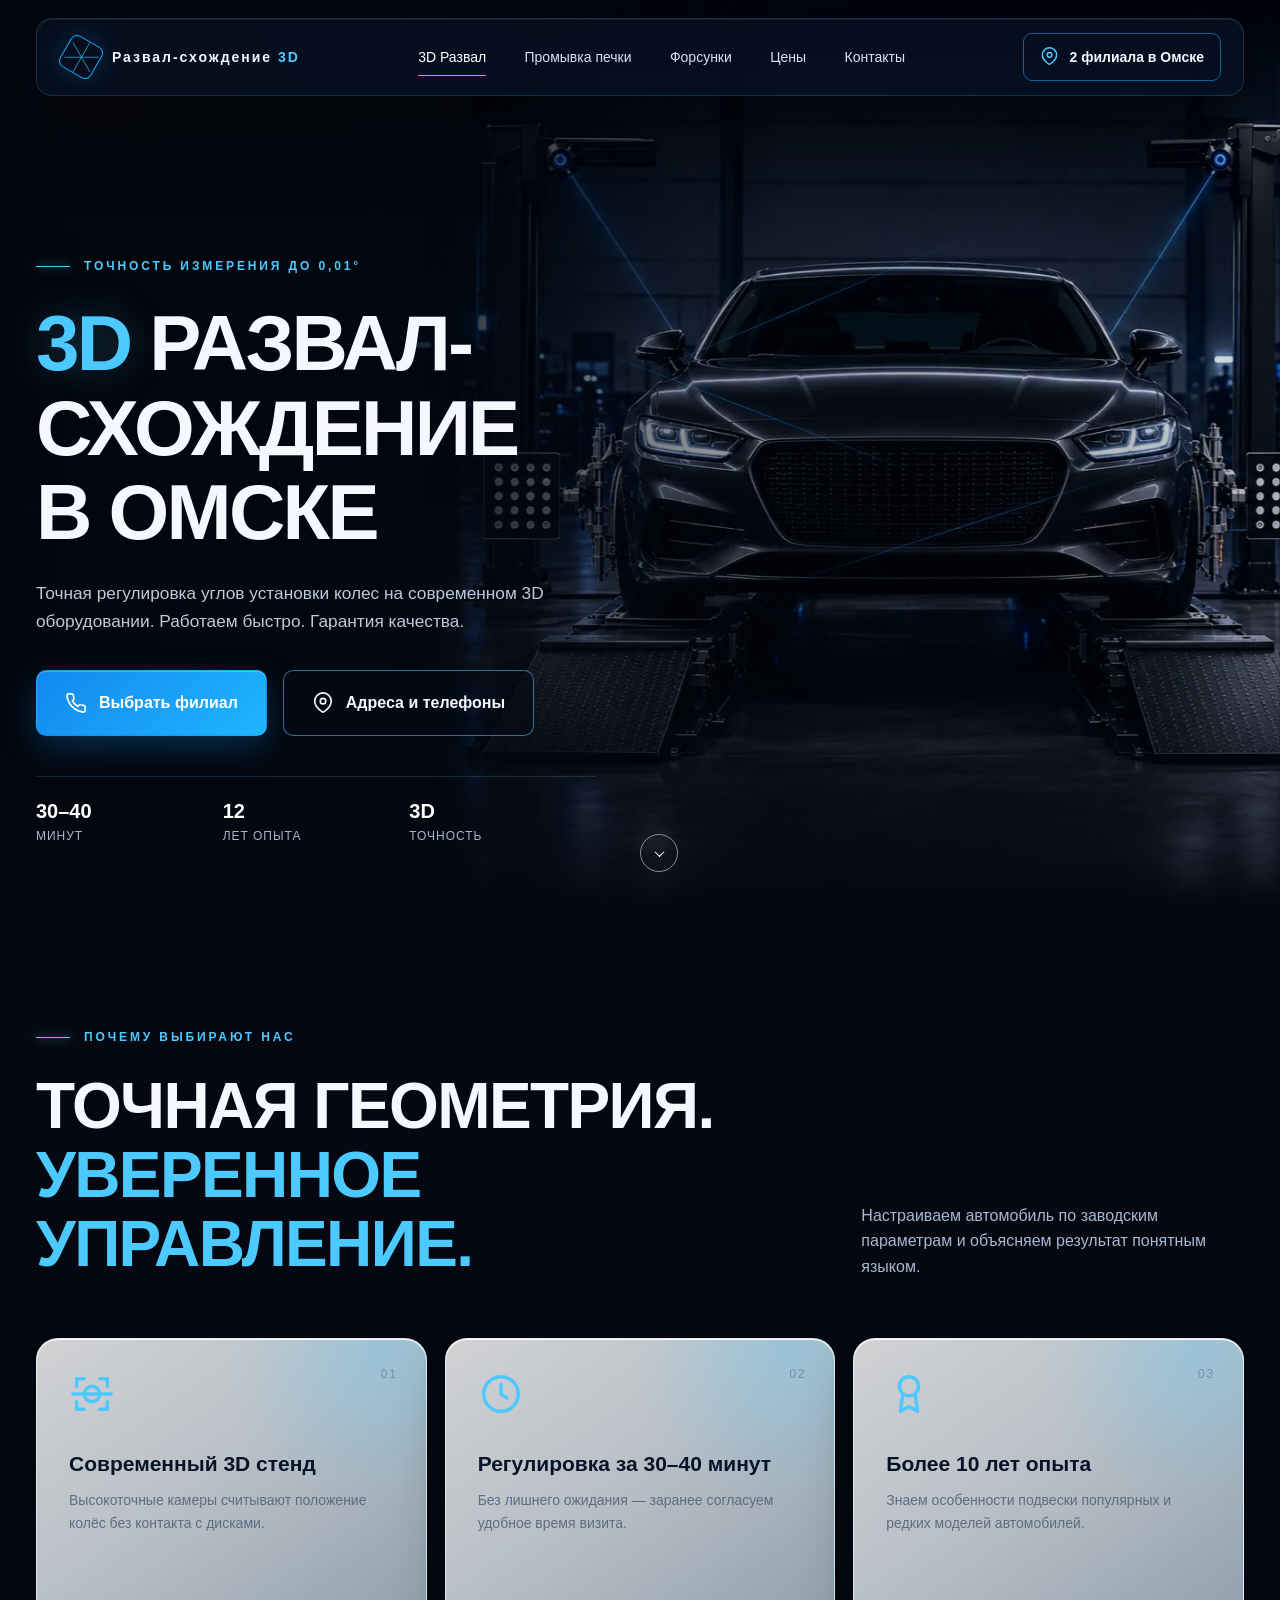
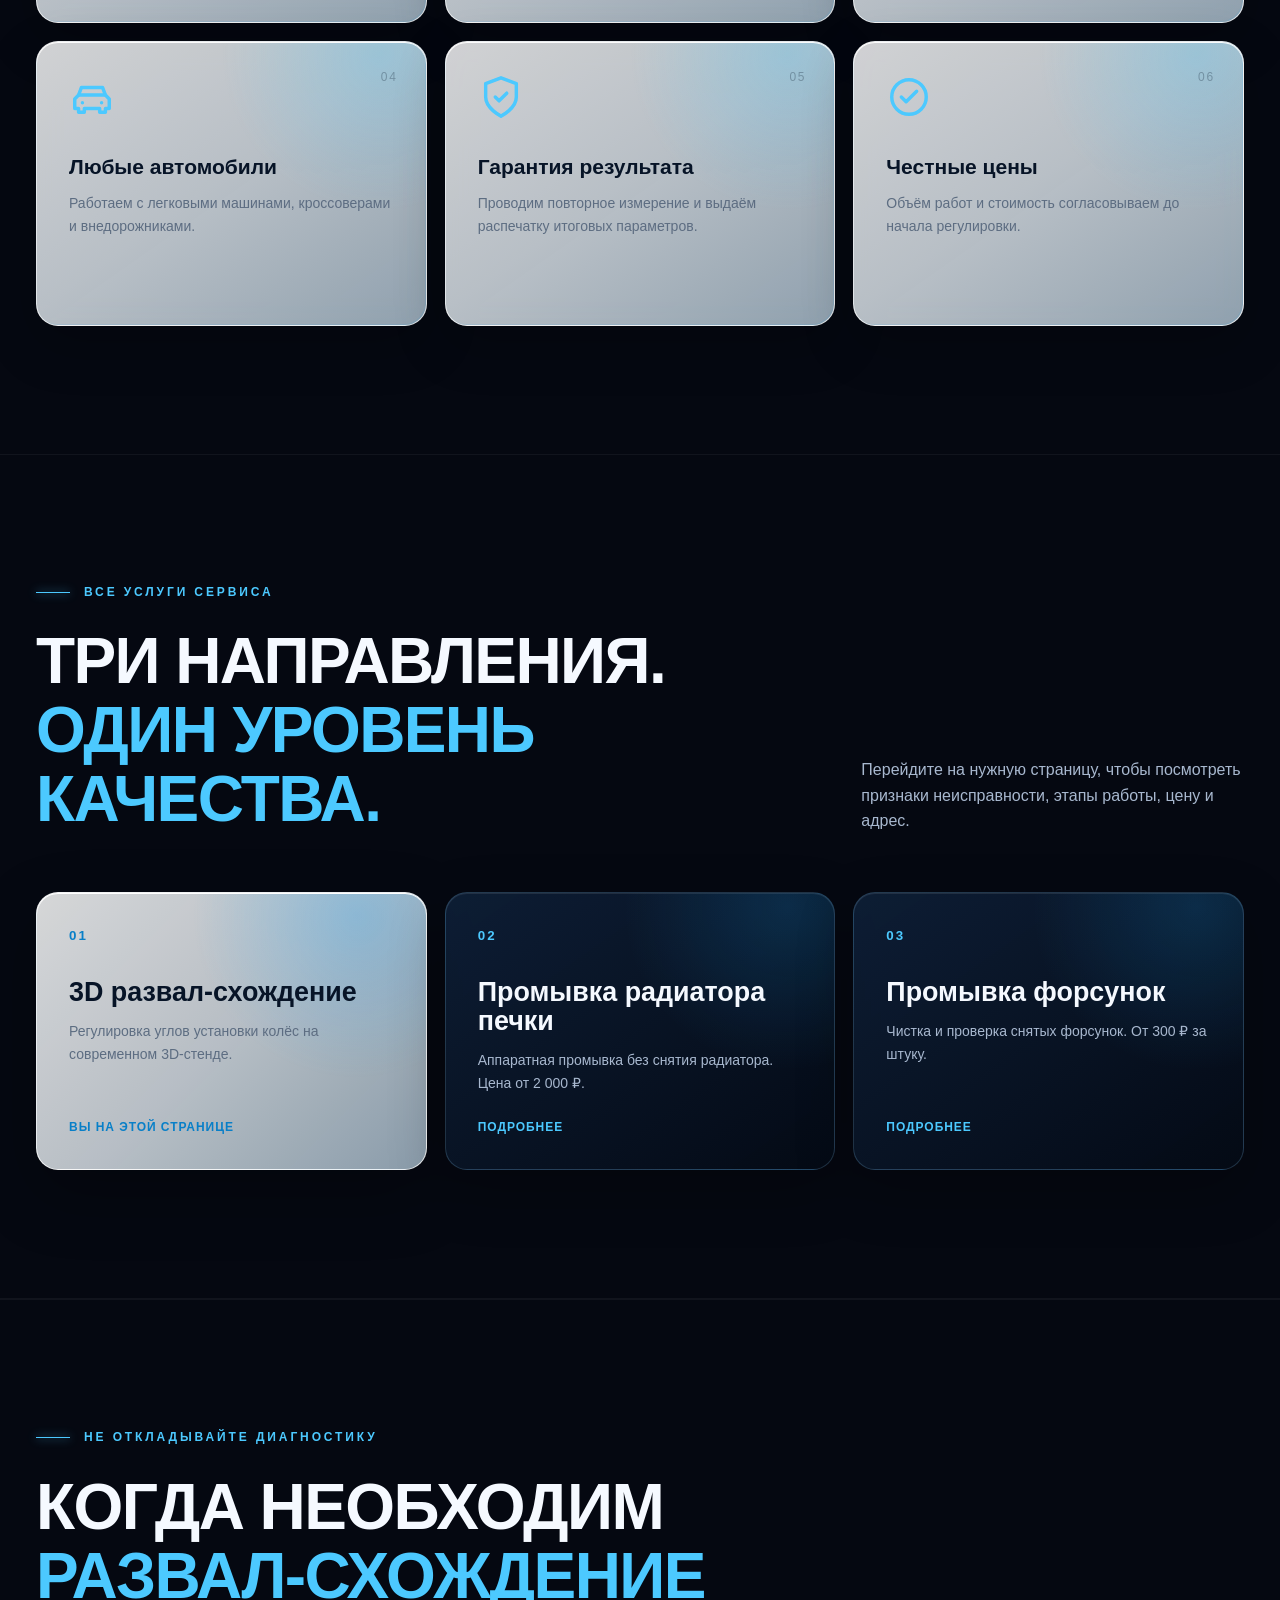
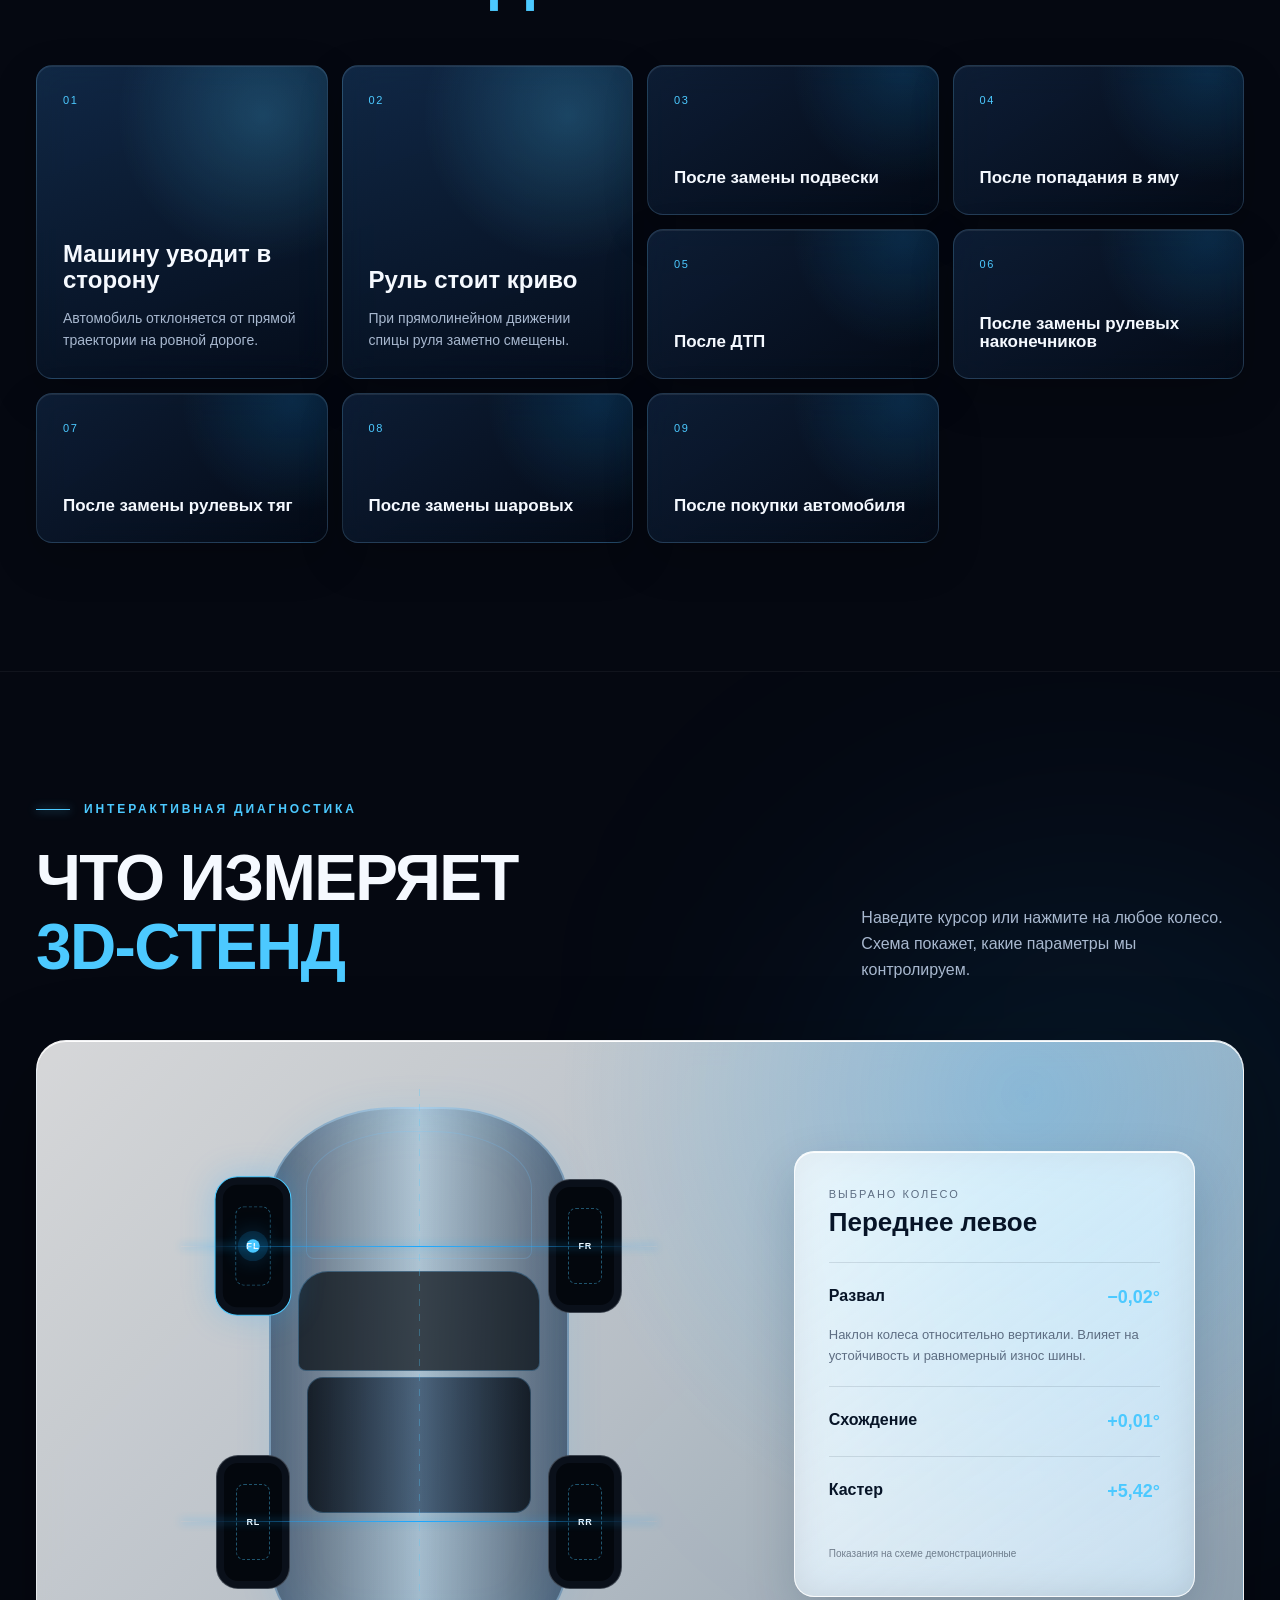
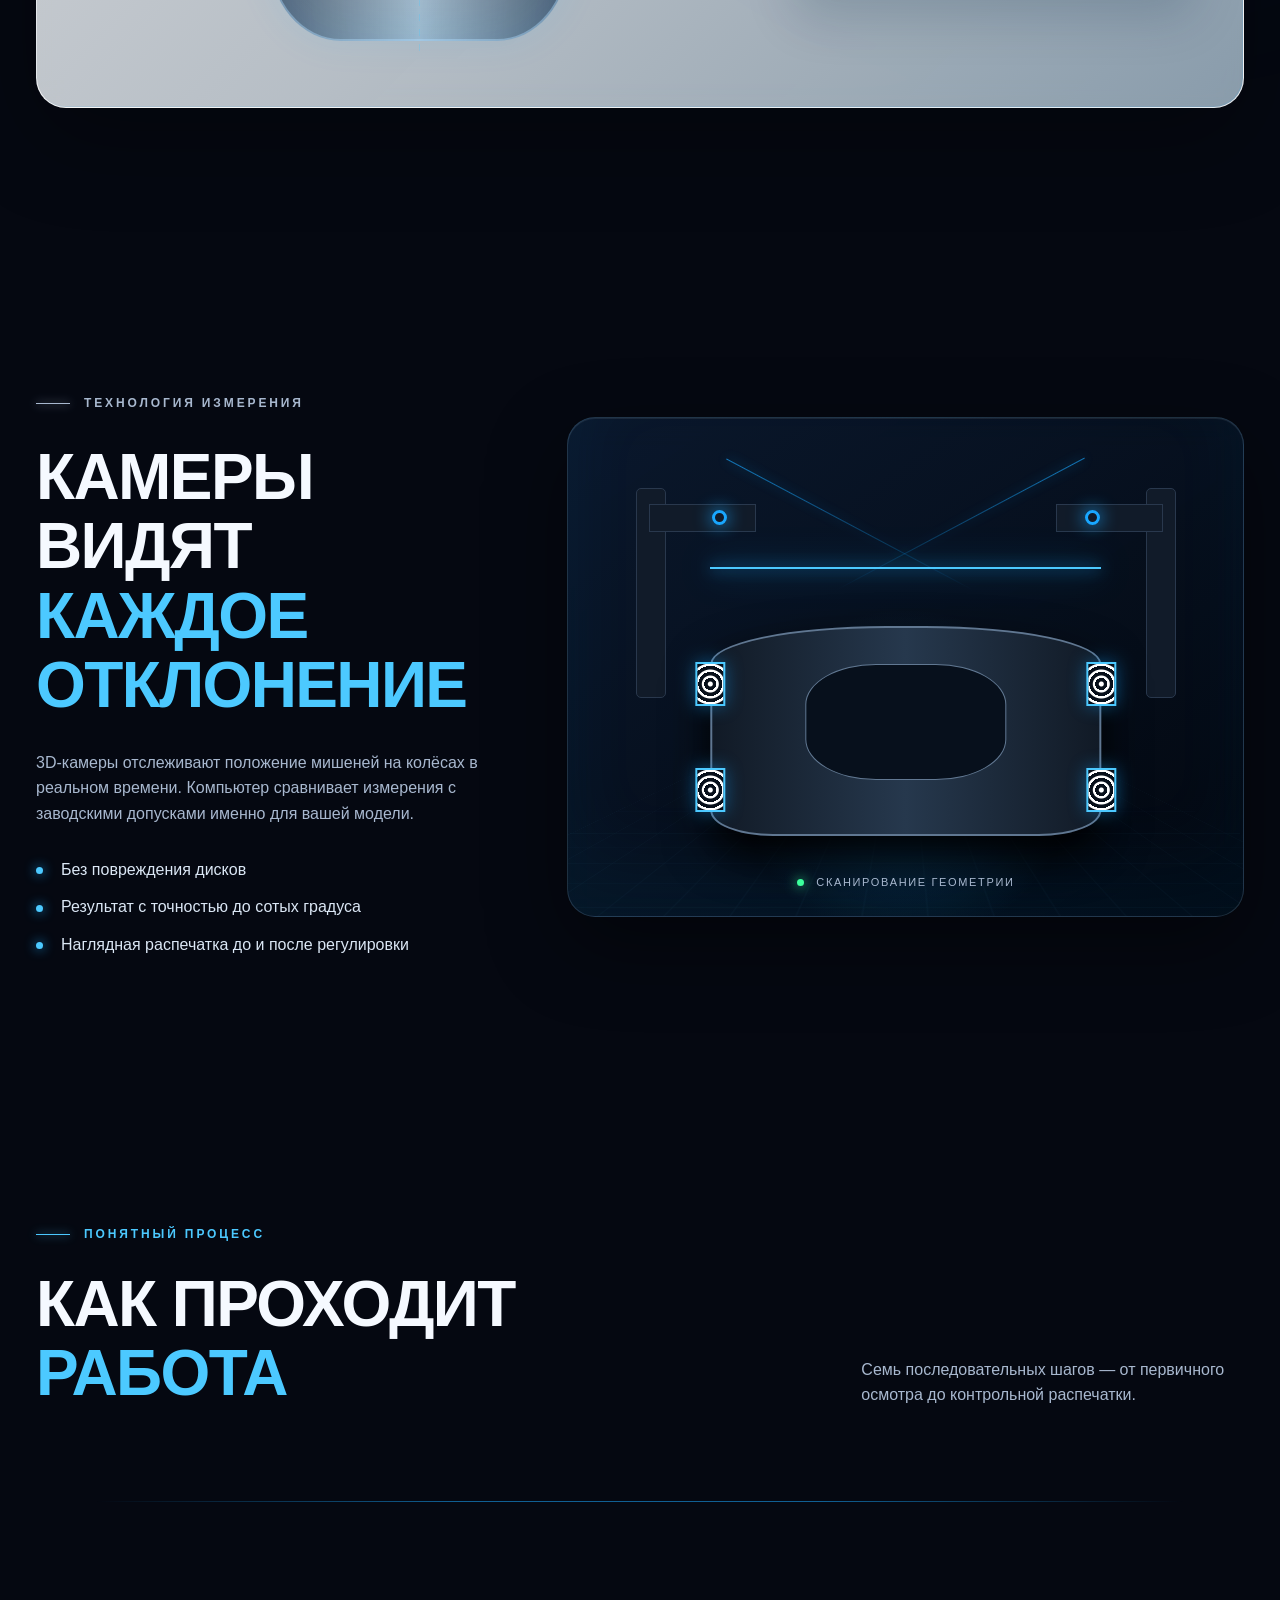
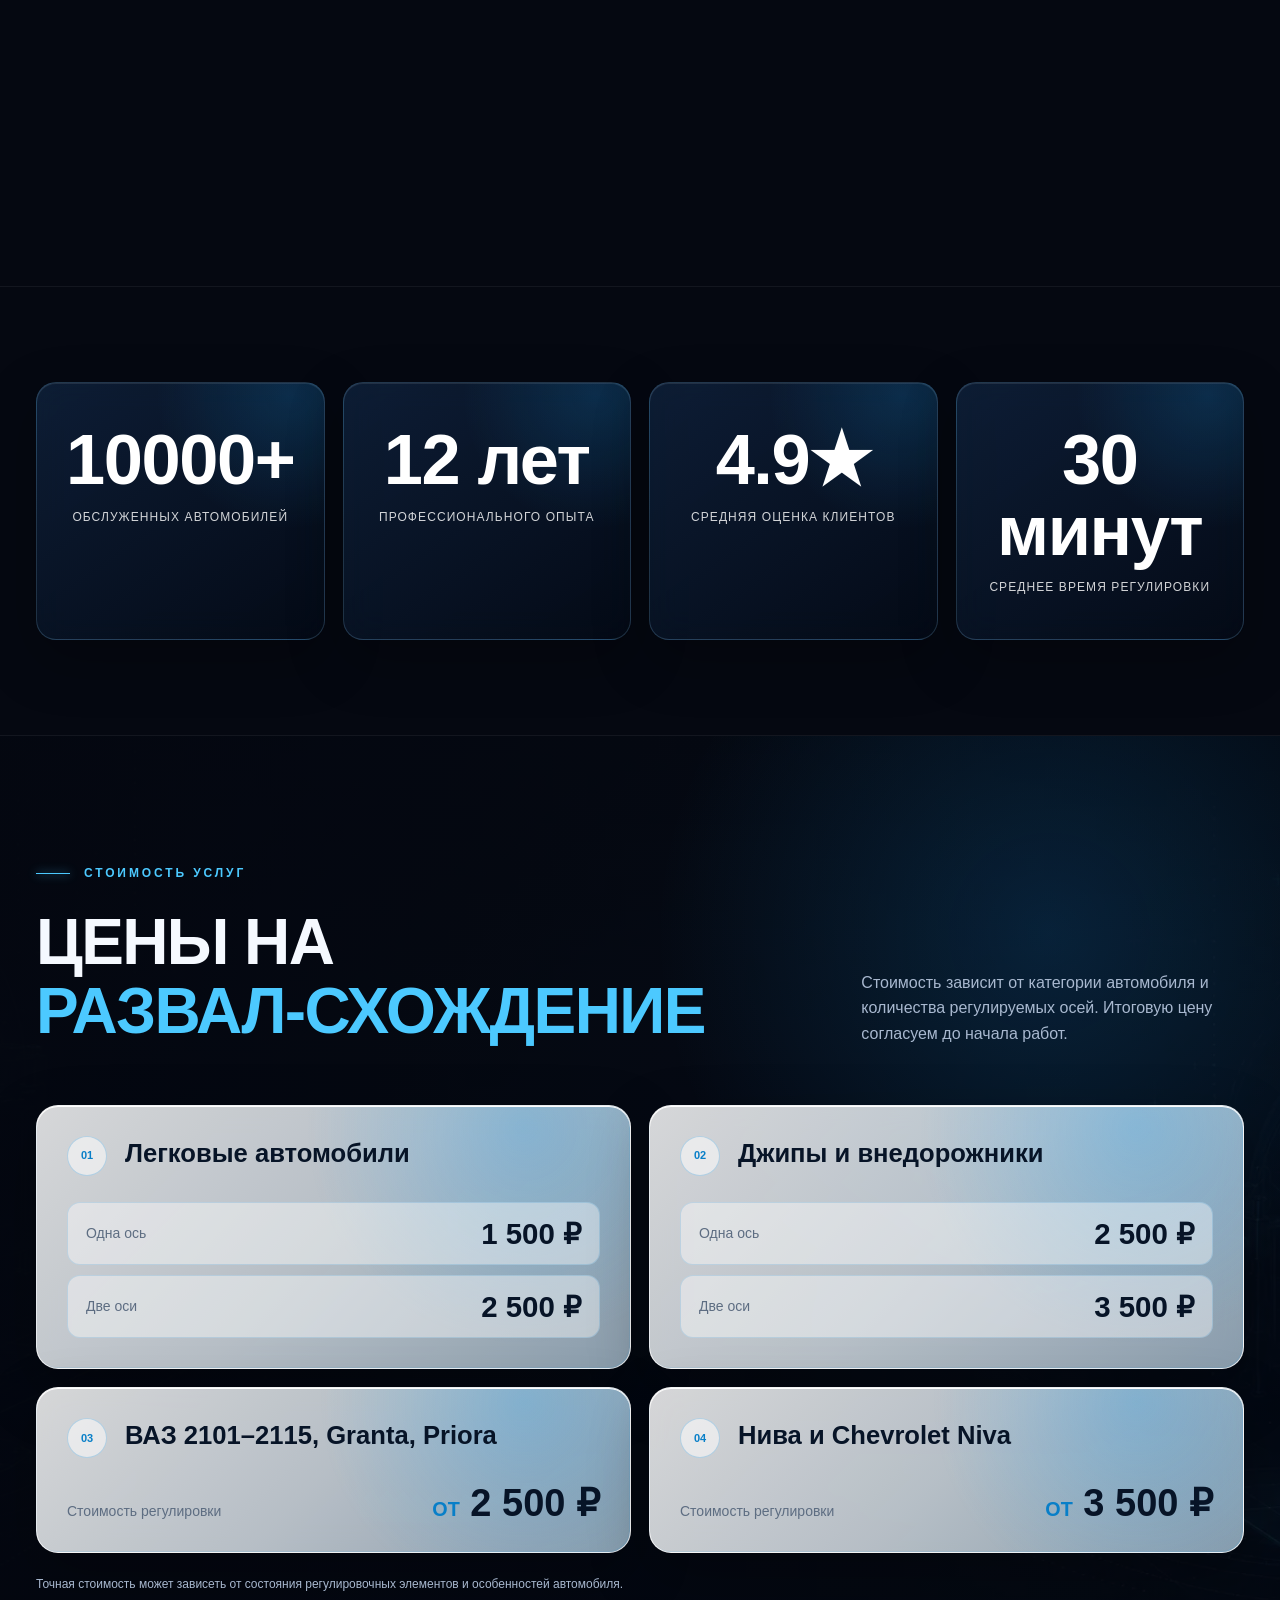
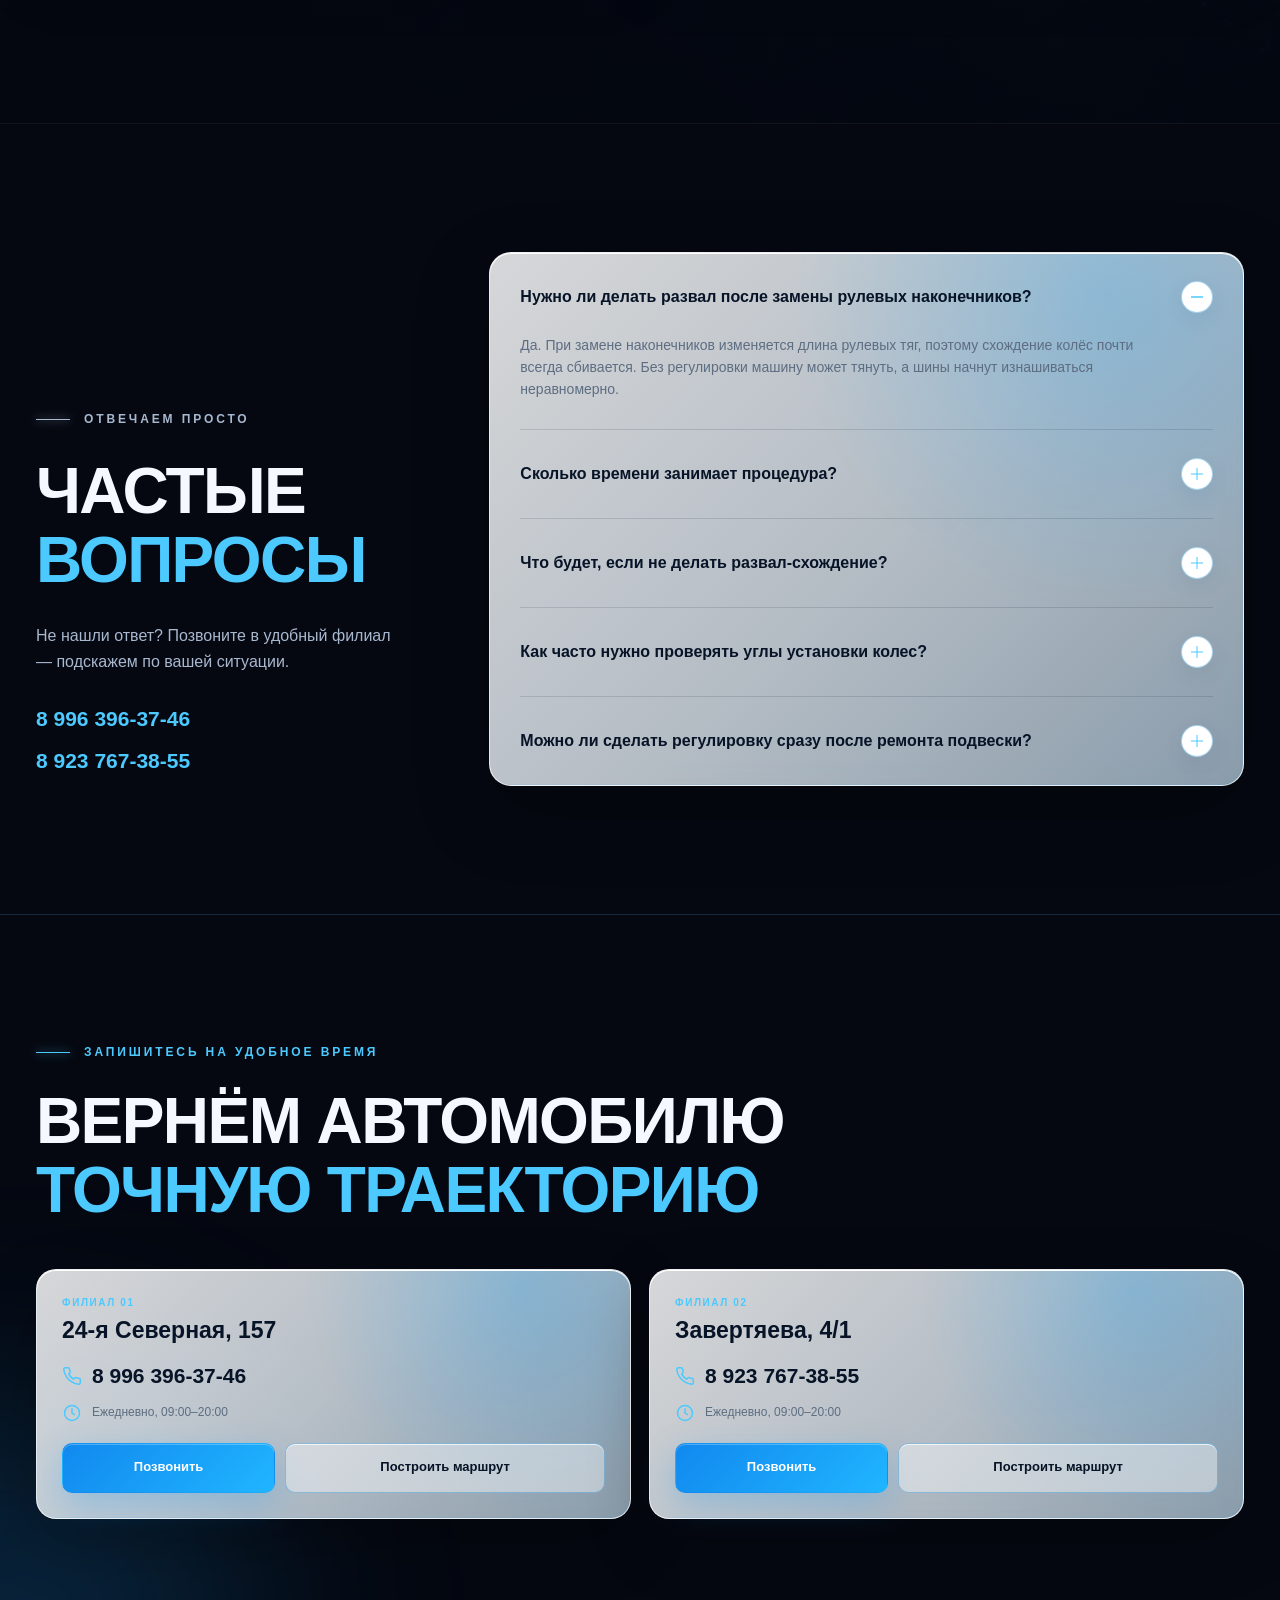
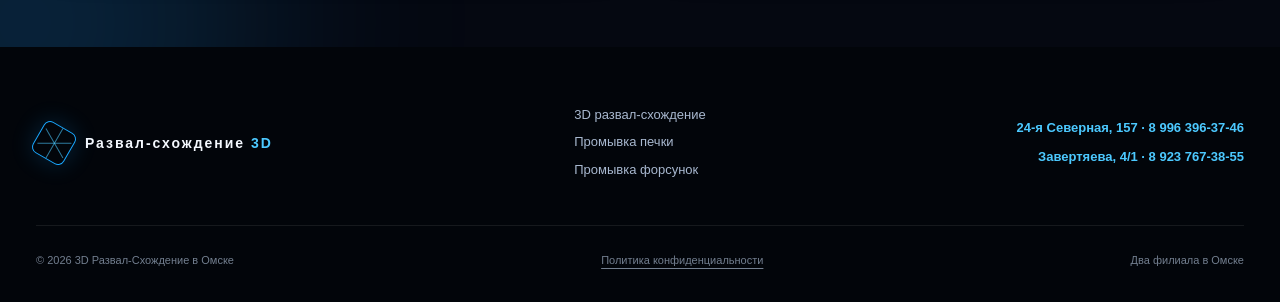
<file: index.html>
<!doctype html>
<html lang="ru">

<head>
  <meta charset="UTF-8">
  <meta name="viewport" content="width=device-width, initial-scale=1.0">
  <title>3D Развал-Схождение в Омске — точная регулировка углов установки колес</title>
  <meta name="description"
    content="Профессиональный 3D развал-схождение в Омске. Современное оборудование. Быстро. Гарантия качества. Запись по телефону.">
  <meta name="theme-color" content="#050811">
  <meta name="robots" content="index, follow">
  <link rel="canonical" href="https://razvalomsk.com/">
  <meta property="og:type" content="website">
  <meta property="og:locale" content="ru_RU">
  <meta property="og:title" content="3D Развал-Схождение в Омске">
  <meta property="og:description" content="Точная регулировка углов установки колёс в двух филиалах Омска. Цены, адреса и запись по телефону.">
  <meta property="og:url" content="https://razvalomsk.com/">
  <link rel="icon" type="image/png" href="favicon.png">
  <link rel="preload" href="assets/hero.webp" as="image" type="image/webp" fetchpriority="high">
  <link rel="stylesheet" href="style.css?v=20261120-routes">

  <!-- ======================================================
       ЯНДЕКС.МЕТРИКА — счётчик и цели подключены
       ====================================================== -->
  <script>
    window.YM_COUNTER_ID = 111038014;

    (function () {
      var counterId = Number(window.YM_COUNTER_ID);
      if (!Number.isInteger(counterId) || counterId <= 0) return;

      (function (m, e, t, r, i, k, a) {
        m[i] = m[i] || function () {(m[i].a = m[i].a || []).push(arguments);};
        m[i].l = 1 * new Date();
        for (var j = 0; j < document.scripts.length; j++) {
          if (document.scripts[j].src === r) return;
        }
        k = e.createElement(t);
        a = e.getElementsByTagName(t)[0];
        k.async = 1;
        k.src = r;
        a.parentNode.insertBefore(k, a);
      })(window, document, "script", "https://mc.yandex.ru/metrika/tag.js", "ym");

      ym(counterId, "init", {
        clickmap: true,
        trackLinks: true,
        accurateTrackBounce: true,
        webvisor: true
      });
    })();
  </script>
  <!-- /Яндекс.Метрика -->

  <script type="application/ld+json">
  {
    "@context": "https://schema.org",
    "@graph": [
      {
        "@type": "AutomotiveBusiness",
        "@id": "#severnaya",
        "name": "Развал-схождение 3D — 24-я Северная",
        "description": "Точная регулировка углов установки колёс на современном 3D-оборудовании.",
        "telephone": "+7-996-396-37-46",
        "address": {"@type": "PostalAddress", "addressLocality": "Омск", "addressRegion": "Омская область", "addressCountry": "RU", "streetAddress": "24-я Северная улица, 157"},
        "areaServed": "Омск",
        "openingHoursSpecification": [{"@type": "OpeningHoursSpecification", "dayOfWeek": ["Monday","Tuesday","Wednesday","Thursday","Friday","Saturday","Sunday"], "opens": "09:00", "closes": "20:00"}],
        "priceRange": "₽₽"
      },
      {
        "@type": "AutomotiveBusiness",
        "@id": "#zavertyaeva",
        "name": "Развал-схождение 3D — Завертяева",
        "description": "Точная регулировка углов установки колёс на современном 3D-оборудовании.",
        "telephone": "+7-923-767-38-55",
        "address": {"@type": "PostalAddress", "addressLocality": "Омск", "addressRegion": "Омская область", "addressCountry": "RU", "streetAddress": "улица Завертяева, 4/1"},
        "areaServed": "Омск",
        "openingHoursSpecification": [{"@type": "OpeningHoursSpecification", "dayOfWeek": ["Monday","Tuesday","Wednesday","Thursday","Friday","Saturday","Sunday"], "opens": "09:00", "closes": "20:00"}],
        "priceRange": "₽₽"
      }
    ]
  }
  </script>
</head>

<body>
  <a class="skip-link" href="#main">Перейти к содержанию</a>

  <header class="site-header" id="header">
    <div class="container header-inner glass">
      <a class="brand" href="/" aria-label="На главную">
        <span class="brand-mark" aria-hidden="true"><i></i><i></i><i></i></span>
        <span>Развал-схождение <b>3D</b></span>
      </a>
      <nav class="nav" id="nav" aria-label="Основная навигация">
        <a href="/" aria-current="page">3D Развал</a>
        <a href="/promyvka-radiatora-pechki">Промывка печки</a>
        <a href="/promyvka-forsunok">Форсунки</a>
        <a href="#prices">Цены</a>
        <a href="#contacts">Контакты</a>
      </nav>
      <a class="header-phone" href="#contacts" aria-label="Перейти к адресам двух филиалов">
        <svg aria-hidden="true">
          <use href="#i-pin"></use>
        </svg><span>2 филиала в Омске</span>
      </a>
      <button class="menu-btn" type="button" aria-label="Открыть меню" aria-expanded="false"
        aria-controls="nav"><span></span><span></span></button>
    </div>
  </header>

  <main id="main">
    <section class="hero" id="top" aria-labelledby="hero-title">
      <div class="hero-bg" role="img" aria-label="Автомобиль на современном 3D стенде развал-схождения"></div>
      <div class="scan-lines" aria-hidden="true"><span></span><span></span><span></span></div>
      <div class="container hero-inner">
        <div class="hero-copy">
          <p class="eyebrow"><span></span> Точность измерения до 0,01°</p>
          <h1 id="hero-title"><em>3D</em> Развал-<br>Схождение<br>в Омске</h1>
          <p class="hero-lead">Точная регулировка углов установки колес на современном 3D оборудовании. Работаем быстро.
            Гарантия качества.</p>
          <div class="hero-actions">
            <a class="btn btn-primary" href="#contacts"><svg aria-hidden="true">
                <use href="#i-phone"></use>
              </svg>Выбрать филиал</a>
            <a class="btn btn-secondary" href="#contacts"><svg aria-hidden="true">
                <use href="#i-pin"></use>
              </svg>Адреса и телефоны</a>
          </div>
          <ul class="hero-trust" aria-label="Ключевые преимущества">
            <li><strong>30–40</strong><span>минут</span></li>
            <li><strong>12</strong><span>лет опыта</span></li>
            <li><strong>3D</strong><span>точность</span></li>
          </ul>
        </div>
      </div>
      <a class="scroll-cue" href="#benefits" aria-label="Прокрутить к преимуществам"><span></span></a>
    </section>

    <section class="section cards-light" id="benefits">
      <div class="container">
        <div class="section-head reveal">
          <div>
            <p class="eyebrow"><span></span> Почему выбирают нас</p>
            <h2>Точная геометрия.<br><mark>Уверенное управление.</mark></h2>
          </div>
          <p>Настраиваем автомобиль по заводским параметрам и объясняем результат понятным языком.</p>
        </div>
        <div class="cards benefits-grid">
          <article class="card reveal"><svg>
              <use href="#i-scan"></use>
            </svg><span>01</span>
            <h3>Современный 3D стенд</h3>
            <p>Высокоточные камеры считывают положение колёс без контакта с дисками.</p>
          </article>
          <article class="card reveal"><svg>
              <use href="#i-clock"></use>
            </svg><span>02</span>
            <h3>Регулировка за 30–40 минут</h3>
            <p>Без лишнего ожидания — заранее согласуем удобное время визита.</p>
          </article>
          <article class="card reveal"><svg>
              <use href="#i-award"></use>
            </svg><span>03</span>
            <h3>Более 10 лет опыта</h3>
            <p>Знаем особенности подвески популярных и редких моделей автомобилей.</p>
          </article>
          <article class="card reveal"><svg>
              <use href="#i-car"></use>
            </svg><span>04</span>
            <h3>Любые автомобили</h3>
            <p>Работаем с легковыми машинами, кроссоверами и внедорожниками.</p>
          </article>
          <article class="card reveal"><svg>
              <use href="#i-shield"></use>
            </svg><span>05</span>
            <h3>Гарантия результата</h3>
            <p>Проводим повторное измерение и выдаём распечатку итоговых параметров.</p>
          </article>
          <article class="card reveal"><svg>
              <use href="#i-check"></use>
            </svg><span>06</span>
            <h3>Честные цены</h3>
            <p>Объём работ и стоимость согласовываем до начала регулировки.</p>
          </article>
        </div>
      </div>
    </section>

    <section class="section service-directory" id="services" aria-labelledby="services-title">
      <div class="container">
        <div class="section-head reveal">
          <div>
            <p class="eyebrow"><span></span> Все услуги сервиса</p>
            <h2 id="services-title">Три направления.<br><mark>Один уровень качества.</mark></h2>
          </div>
          <p>Перейдите на нужную страницу, чтобы посмотреть признаки неисправности, этапы работы, цену и адрес.</p>
        </div>
        <div class="service-link-grid">
          <a class="service-link-card current reveal" href="/"><small>01</small><h3>3D развал-схождение</h3><p>Регулировка углов установки колёс на современном 3D-стенде.</p><span>Вы на этой странице</span></a>
          <a class="service-link-card reveal" href="/promyvka-radiatora-pechki"><small>02</small><h3>Промывка радиатора печки</h3><p>Аппаратная промывка без снятия радиатора. Цена от 2 000 ₽.</p><span>Подробнее</span></a>
          <a class="service-link-card reveal" href="/promyvka-forsunok"><small>03</small><h3>Промывка форсунок</h3><p>Чистка и проверка снятых форсунок. От 300 ₽ за штуку.</p><span>Подробнее</span></a>
        </div>
      </div>
    </section>

    <section class="section section-dark" id="when">
      <div class="container split-heading reveal">
        <p class="eyebrow"><span></span> Не откладывайте диагностику</p>
        <h2>Когда необходим<br><mark>развал-схождение</mark></h2>
      </div>
      <div class="container reason-grid">
        <article class="reason feature reveal"><span>01</span>
          <h3>Машину уводит в сторону</h3>
          <p>Автомобиль отклоняется от прямой траектории на ровной дороге.</p>
        </article>
        <article class="reason feature reveal"><span>02</span>
          <h3>Руль стоит криво</h3>
          <p>При прямолинейном движении спицы руля заметно смещены.</p>
        </article>
        <article class="reason reveal"><span>03</span>
          <h3>После замены подвески</h3>
        </article>
        <article class="reason reveal"><span>04</span>
          <h3>После попадания в яму</h3>
        </article>
        <article class="reason reveal"><span>05</span>
          <h3>После ДТП</h3>
        </article>
        <article class="reason reveal"><span>06</span>
          <h3>После замены рулевых наконечников</h3>
        </article>
        <article class="reason reveal"><span>07</span>
          <h3>После замены рулевых тяг</h3>
        </article>
        <article class="reason reveal"><span>08</span>
          <h3>После замены шаровых</h3>
        </article>
        <article class="reason reveal"><span>09</span>
          <h3>После покупки автомобиля</h3>
        </article>
      </div>
    </section>

    <section class="section cards-light geometry" id="geometry">
      <div class="container">
        <div class="section-head reveal">
          <div>
            <p class="eyebrow"><span></span> Интерактивная диагностика</p>
            <h2>Что измеряет<br><mark>3D-стенд</mark></h2>
          </div>
          <p>Наведите курсор или нажмите на любое колесо. Схема покажет, какие параметры мы контролируем.</p>
        </div>
        <div class="geometry-wrap reveal">
          <div class="car-diagram" aria-label="Интерактивная схема автомобиля, вид сверху">
            <div class="car-body">
              <div class="windshield"></div>
              <div class="roof"></div>
              <div class="hood"></div>
              <div class="center-line"></div>
            </div>
            <button class="wheel wheel-fl active" data-wheel="Переднее левое"
              type="button"><span></span><b>FL</b></button>
            <button class="wheel wheel-fr" data-wheel="Переднее правое" type="button"><span></span><b>FR</b></button>
            <button class="wheel wheel-rl" data-wheel="Заднее левое" type="button"><span></span><b>RL</b></button>
            <button class="wheel wheel-rr" data-wheel="Заднее правое" type="button"><span></span><b>RR</b></button>
            <div class="measure-line line-a"></div>
            <div class="measure-line line-b"></div>
          </div>
          <aside class="geometry-panel glass" aria-live="polite">
            <p>Выбрано колесо</p>
            <h3 id="wheel-title">Переднее левое</h3>
            <div class="parameter active" data-param="camber"><button
                type="button"><span>Развал</span><b>−0,02°</b></button>
              <p>Наклон колеса относительно вертикали. Влияет на устойчивость и равномерный износ шины.</p>
            </div>
            <div class="parameter" data-param="toe"><button type="button"><span>Схождение</span><b>+0,01°</b></button>
              <p>Направление колёс относительно продольной оси. Влияет на прямолинейность и ресурс шин.</p>
            </div>
            <div class="parameter" data-param="caster"><button type="button"><span>Кастер</span><b>+5,42°</b></button>
              <p>Наклон оси поворота стойки. Влияет на возврат руля и стабильность автомобиля на скорости.</p>
            </div>
            <small>Показания на схеме демонстрационные</small>
          </aside>
        </div>
      </div>
    </section>

    <section class="section stand-section" aria-labelledby="stand-title">
      <div class="container stand-grid">
        <div class="stand-copy reveal">
          <p class="eyebrow"><span></span> Технология измерения</p>
          <h2 id="stand-title">Камеры видят<br><mark>каждое отклонение</mark></h2>
          <p>3D-камеры отслеживают положение мишеней на колёсах в реальном времени. Компьютер сравнивает измерения с
            заводскими допусками именно для вашей модели.</p>
          <ul>
            <li>Без повреждения дисков</li>
            <li>Результат с точностью до сотых градуса</li>
            <li>Наглядная распечатка до и после регулировки</li>
          </ul>
        </div>
        <div class="stand-animation reveal" aria-label="Анимация работы 3D стенда">
          <div class="camera camera-left"><i></i></div>
          <div class="camera camera-right"><i></i></div>
          <div class="beam beam-left"></div>
          <div class="beam beam-right"></div>
          <div class="mini-car">
            <div class="mini-roof"></div><span class="target t1"></span><span class="target t2"></span><span
              class="target t3"></span><span class="target t4"></span>
          </div>
          <div class="scan-bar"></div>
          <p><i></i> Сканирование геометрии</p>
        </div>
      </div>
    </section>

    <section class="section cards-light" id="process">
      <div class="container">
        <div class="section-head reveal">
          <div>
            <p class="eyebrow"><span></span> Понятный процесс</p>
            <h2>Как проходит<br><mark>работа</mark></h2>
          </div>
          <p>Семь последовательных шагов — от первичного осмотра до контрольной распечатки.</p>
        </div>
        <ol class="timeline">
          <li class="reveal"><span><svg>
                <use href="#i-search"></use>
              </svg></span>
            <div><small>Этап 01</small>
              <h3>Осмотр автомобиля</h3>
              <p>Уточняем жалобы и оцениваем положение колёс.</p>
            </div>
          </li>
          <li class="reveal"><span><svg>
                <use href="#i-tool"></use>
              </svg></span>
            <div><small>Этап 02</small>
              <h3>Проверка подвески</h3>
              <p>Исключаем люфты, мешающие точной регулировке.</p>
            </div>
          </li>
          <li class="reveal"><span><svg>
                <use href="#i-target"></use>
              </svg></span>
            <div><small>Этап 03</small>
              <h3>Установка 3D-мишеней</h3>
              <p>Надёжно фиксируем мишени на каждом колесе.</p>
            </div>
          </li>
          <li class="reveal"><span><svg>
                <use href="#i-monitor"></use>
              </svg></span>
            <div><small>Этап 04</small>
              <h3>Компьютерное измерение</h3>
              <p>Сверяем параметры с базой производителя.</p>
            </div>
          </li>
          <li class="reveal"><span><svg>
                <use href="#i-sliders"></use>
              </svg></span>
            <div><small>Этап 05</small>
              <h3>Регулировка углов</h3>
              <p>Выставляем развал, схождение и кастер.</p>
            </div>
          </li>
          <li class="reveal"><span><svg>
                <use href="#i-refresh"></use>
              </svg></span>
            <div><small>Этап 06</small>
              <h3>Повторная проверка</h3>
              <p>Контролируем параметры после регулировки.</p>
            </div>
          </li>
          <li class="reveal"><span><svg>
                <use href="#i-file"></use>
              </svg></span>
            <div><small>Этап 07</small>
              <h3>Выдача распечатки</h3>
              <p>Показываем итоговые значения и даём рекомендации.</p>
            </div>
          </li>
        </ol>
      </div>
    </section>

    <section class="stats" aria-label="Статистика сервиса">
      <div class="container stats-grid">
        <div class="stat"><strong>10000+</strong><span>обслуженных автомобилей</span></div>
        <div class="stat"><strong>12 лет</strong><span>профессионального опыта</span></div>
        <div class="stat"><strong>4.9★</strong><span>средняя оценка клиентов</span></div>
        <div class="stat"><strong>30 минут</strong><span>среднее время регулировки</span></div>
      </div>
    </section>

    <section class="section prices" id="prices" aria-labelledby="prices-title">
      <div class="container">
        <div class="section-head reveal">
          <div>
            <p class="eyebrow"><span></span> Стоимость услуг</p>
            <h2 id="prices-title">Цены на<br><mark>развал-схождение</mark></h2>
          </div>
          <p>Стоимость зависит от категории автомобиля и количества регулируемых осей. Итоговую цену согласуем до начала
            работ.</p>
        </div>
        <div class="price-grid">
          <article class="price-card reveal">
            <div class="price-card-head"><span>01</span>
              <h3>Легковые автомобили</h3>
            </div>
            <dl>
              <div>
                <dt>Одна ось</dt>
                <dd>1 500 ₽</dd>
              </div>
              <div>
                <dt>Две оси</dt>
                <dd>2 500 ₽</dd>
              </div>
            </dl>
          </article>
          <article class="price-card reveal">
            <div class="price-card-head"><span>02</span>
              <h3>Джипы и внедорожники</h3>
            </div>
            <dl>
              <div>
                <dt>Одна ось</dt>
                <dd>2 500 ₽</dd>
              </div>
              <div>
                <dt>Две оси</dt>
                <dd>3 500 ₽</dd>
              </div>
            </dl>
          </article>
          <article class="price-card price-card-single reveal">
            <div class="price-card-head"><span>03</span>
              <h3>ВАЗ 2101–2115, Granta, Priora</h3>
            </div>
            <p>Стоимость регулировки</p><strong><small>от</small> 2 500 ₽</strong>
          </article>
          <article class="price-card price-card-single reveal">
            <div class="price-card-head"><span>04</span>
              <h3>Нива и Chevrolet Niva</h3>
            </div>
            <p>Стоимость регулировки</p><strong><small>от</small> 3 500 ₽</strong>
          </article>
        </div>
        <p class="price-note reveal">Точная стоимость может зависеть от состояния регулировочных элементов и
          особенностей автомобиля.</p>
      </div>
    </section>

    <section class="section cards-light" id="faq">
      <div class="container faq-grid">
        <div class="faq-intro reveal">
          <p class="eyebrow"><span></span> Отвечаем просто</p>
          <h2>Частые<br><mark>вопросы</mark></h2>
          <p>Не нашли ответ? Позвоните в удобный филиал — подскажем по вашей ситуации.</p>
          <div class="faq-phones"><a href="tel:+79963963746">8 996 396-37-46</a><a href="tel:+79237673855">8 923
              767-38-55</a></div>
        </div>
        <div class="accordion reveal">
          <article class="faq-item open"><button type="button" aria-expanded="true"><span>Нужно ли делать развал после
                замены рулевых наконечников?</span><i></i></button>
            <div class="faq-answer">
              <p>Да. При замене наконечников изменяется длина рулевых тяг, поэтому схождение колёс почти всегда
                сбивается. Без регулировки машину может тянуть, а шины начнут изнашиваться неравномерно.</p>
            </div>
          </article>
          <article class="faq-item"><button type="button" aria-expanded="false"><span>Сколько времени занимает
                процедура?</span><i></i></button>
            <div class="faq-answer">
              <p>Диагностика и регулировка обычно занимают 30–40 минут. Сложные случаи или закисшие регулировочные
                элементы могут потребовать больше времени.</p>
            </div>
          </article>
          <article class="faq-item"><button type="button" aria-expanded="false"><span>Что будет, если не делать
                развал-схождение?</span><i></i></button>
            <div class="faq-answer">
              <p>Ухудшится управляемость, автомобиль может уводить в сторону, руль будет стоять неровно, а протектор шин
                износится значительно быстрее.</p>
            </div>
          </article>
          <article class="faq-item"><button type="button" aria-expanded="false"><span>Как часто нужно проверять углы
                установки колес?</span><i></i></button>
            <div class="faq-answer">
              <p>Рекомендуем проверять геометрию не реже одного раза в год, после сильного удара в яму, ремонта подвески
                или при появлении изменений в поведении автомобиля.</p>
            </div>
          </article>
          <article class="faq-item"><button type="button" aria-expanded="false"><span>Можно ли сделать регулировку сразу
                после ремонта подвески?</span><i></i></button>
            <div class="faq-answer">
              <p>Да, и чаще всего это необходимо. Главное, чтобы все детали были окончательно установлены и затянуты, а
                в подвеске не осталось люфтов.</p>
            </div>
          </article>
        </div>
      </div>
    </section>

    <section class="contacts" id="contacts">
      <div class="container contacts-grid">
        <div class="contact-copy reveal">
          <p class="eyebrow"><span></span> Запишитесь на удобное время</p>
          <h2>Вернём автомобилю<br><mark>точную траекторию</mark></h2>
          <div class="branch-list">
            <article class="branch-card glass">
              <p>Филиал 01</p>
              <h3>24-я Северная, 157</h3>
              <a class="branch-phone" href="tel:+79963963746"><svg>
                  <use href="#i-phone"></use>
                </svg>8 996 396-37-46</a>
              <span><svg>
                  <use href="#i-clock"></use>
                </svg>Ежедневно, 09:00–20:00</span>
              <div><a class="btn btn-primary" href="tel:+79963963746">Позвонить</a><a class="btn btn-secondary"
                  href="https://yandex.ru/maps/?mode=routes&amp;rtext=~55.023407,73.396498&amp;rtt=auto&amp;ruri=~ymapsbm1%3A%2F%2Forg%3Foid%3D128984221106" data-route-branch="severnaya" rel="noopener">Построить
                  маршрут</a></div>
            </article>
            <article class="branch-card glass">
              <p>Филиал 02</p>
              <h3>Завертяева, 4/1</h3>
              <a class="branch-phone" href="tel:+79237673855"><svg>
                  <use href="#i-phone"></use>
                </svg>8 923 767-38-55</a>
              <span><svg>
                  <use href="#i-clock"></use>
                </svg>Ежедневно, 09:00–20:00</span>
              <div><a class="btn btn-primary" href="tel:+79237673855">Позвонить</a><a class="btn btn-secondary"
                  href="https://yandex.ru/maps/?mode=routes&amp;rtext=~55.034664,73.425852&amp;rtt=auto&amp;ruri=~ymapsbm1%3A%2F%2Forg%3Foid%3D35882979019" data-route-branch="zavertyaeva"
                  rel="noopener">Построить маршрут</a></div>
            </article>
          </div>
        </div>
      </div>
    </section>
  </main>

  <footer class="footer">
    <div class="container footer-top"><a class="brand" href="/"><span
          class="brand-mark"><i></i><i></i><i></i></span><span>Развал-схождение <b>3D</b></span></a>
      <nav class="footer-services" aria-label="Услуги"><a href="/">3D развал-схождение</a><a
          href="/promyvka-radiatora-pechki">Промывка печки</a><a href="/promyvka-forsunok">Промывка форсунок</a></nav>
      <div class="footer-branches"><a href="tel:+79963963746">24-я Северная, 157 · 8 996 396-37-46</a><a
          href="tel:+79237673855">Завертяева, 4/1 · 8 923 767-38-55</a></div>
    </div>
    <div class="container footer-bottom"><span>© <span id="year">2026</span> 3D Развал-Схождение в Омске</span><button
        type="button" data-modal-open>Политика конфиденциальности</button><span>Два филиала в Омске</span></div>
  </footer>

  <div class="mobile-bar"><a href="tel:+79963963746"><svg>
        <use href="#i-phone"></use>
      </svg>24-я Северная</a><a href="tel:+79237673855"><svg>
        <use href="#i-phone"></use>
      </svg>Завертяева</a></div>

  <dialog class="privacy-modal route-modal" id="route-modal" aria-labelledby="route-title" aria-describedby="route-address">
    <div>
      <button class="modal-close" type="button" aria-label="Закрыть выбор карты">×</button>
      <h2 id="route-title">Построить маршрут</h2>
      <p id="route-address"></p>
      <p>В какой карте открыть маршрут?</p>
      <div class="route-choices">
        <a class="btn btn-secondary" href="https://yandex.ru/maps/" data-route-provider="yandex">Яндекс Карты</a>
        <a class="btn btn-secondary" href="https://2gis.ru/omsk/" data-route-provider="2gis">2ГИС</a>
      </div>
      <p class="route-hint">Для маршрута от вас разрешите доступ к местоположению.</p>
      <p id="route-status" role="status" aria-live="polite"></p>
    </div>
  </dialog>

  <dialog class="privacy-modal" id="privacy-modal">
    <div><button class="modal-close" type="button" aria-label="Закрыть">×</button>
      <p class="eyebrow"><span></span> Документ</p>
      <h2>Политика конфиденциальности</h2>
      <p>Сайт не собирает и не хранит персональные данные через формы. При нажатии на номер телефона или кнопку маршрута
        пользователь самостоятельно переходит в приложение телефона или карт.</p>
      <p>Технические данные, которые могут обрабатываться хостингом или картографическим сервисом, регулируются
        политиками соответствующих поставщиков услуг.</p>
      <p>По вопросам обработки информации свяжитесь с нами по телефонам <a href="tel:+79963963746">8 996 396-37-46</a>
        или <a href="tel:+79237673855">8 923 767-38-55</a>.</p>
    </div>
  </dialog>

  <svg class="svg-sprite" aria-hidden="true">
    <defs>
      <symbol id="i-phone" viewBox="0 0 24 24">
        <path
          d="M22 16.92v3a2 2 0 0 1-2.18 2 19.8 19.8 0 0 1-8.63-3.07 19.5 19.5 0 0 1-6-6A19.8 19.8 0 0 1 2.12 4.18 2 2 0 0 1 4.11 2h3a2 2 0 0 1 2 1.72c.12.9.33 1.78.62 2.63a2 2 0 0 1-.45 2.11L8 9.73a16 16 0 0 0 6 6l1.27-1.27a2 2 0 0 1 2.11-.45c.85.29 1.73.5 2.63.62A2 2 0 0 1 22 16.92z" />
      </symbol>
      <symbol id="i-pin" viewBox="0 0 24 24">
        <path d="M21 10c0 7-9 12-9 12S3 17 3 10a9 9 0 1 1 18 0z" />
        <circle cx="12" cy="10" r="3" />
      </symbol>
      <symbol id="i-clock" viewBox="0 0 24 24">
        <circle cx="12" cy="12" r="9" />
        <path d="M12 7v5l3 2" />
      </symbol>
      <symbol id="i-scan" viewBox="0 0 24 24">
        <path d="M4 8V4h4M16 4h4v4M20 16v4h-4M8 20H4v-4" />
        <circle cx="12" cy="12" r="4" />
        <path d="M2 12h20" />
      </symbol>
      <symbol id="i-award" viewBox="0 0 24 24">
        <circle cx="12" cy="8" r="5" />
        <path d="m8.8 12-1.3 9 4.5-2.5 4.5 2.5-1.3-9" />
      </symbol>
      <symbol id="i-car" viewBox="0 0 24 24">
        <path d="m5 11 1.5-4h11l1.5 4 2 2v5h-2v2h-3v-2H8v2H5v-2H3v-5l2-2z" />
        <path d="M5 11h14M7 15h.01M17 15h.01" />
      </symbol>
      <symbol id="i-shield" viewBox="0 0 24 24">
        <path d="M12 22s8-4 8-10V5l-8-3-8 3v7c0 6 8 10 8 10z" />
        <path d="m9 12 2 2 4-4" />
      </symbol>
      <symbol id="i-check" viewBox="0 0 24 24">
        <circle cx="12" cy="12" r="9" />
        <path d="m8 12 2.5 2.5L16 9" />
      </symbol>
      <symbol id="i-search" viewBox="0 0 24 24">
        <circle cx="11" cy="11" r="7" />
        <path d="m20 20-4-4" />
      </symbol>
      <symbol id="i-tool" viewBox="0 0 24 24">
        <path
          d="M14.7 6.3a4 4 0 0 0-5-5L12 3.6 9.6 6 7.3 3.7a4 4 0 0 0 5 5L4 17l3 3 8.3-8.3a4 4 0 0 0 5-5L18 9l-2.4-2.4 2.3-2.3z" />
      </symbol>
      <symbol id="i-target" viewBox="0 0 24 24">
        <circle cx="12" cy="12" r="9" />
        <circle cx="12" cy="12" r="5" />
        <circle cx="12" cy="12" r="1" />
      </symbol>
      <symbol id="i-monitor" viewBox="0 0 24 24">
        <rect x="3" y="4" width="18" height="13" rx="1" />
        <path d="M8 21h8M12 17v4" />
      </symbol>
      <symbol id="i-sliders" viewBox="0 0 24 24">
        <path d="M4 6h5M15 6h5M4 12h9M19 12h1M4 18h2M12 18h8" />
        <circle cx="12" cy="6" r="3" />
        <circle cx="16" cy="12" r="3" />
        <circle cx="9" cy="18" r="3" />
      </symbol>
      <symbol id="i-refresh" viewBox="0 0 24 24">
        <path d="M20 7V3l-3 3a8 8 0 1 0 2 8M4 17v4l3-3" />
      </symbol>
      <symbol id="i-file" viewBox="0 0 24 24">
        <path d="M6 2h8l4 4v16H6zM14 2v5h5M9 12h6M9 16h6" />
      </symbol>
    </defs>
  </svg>
  <script src="script.js?v=20261120-routes" defer></script>
</body>

</html>
</file>
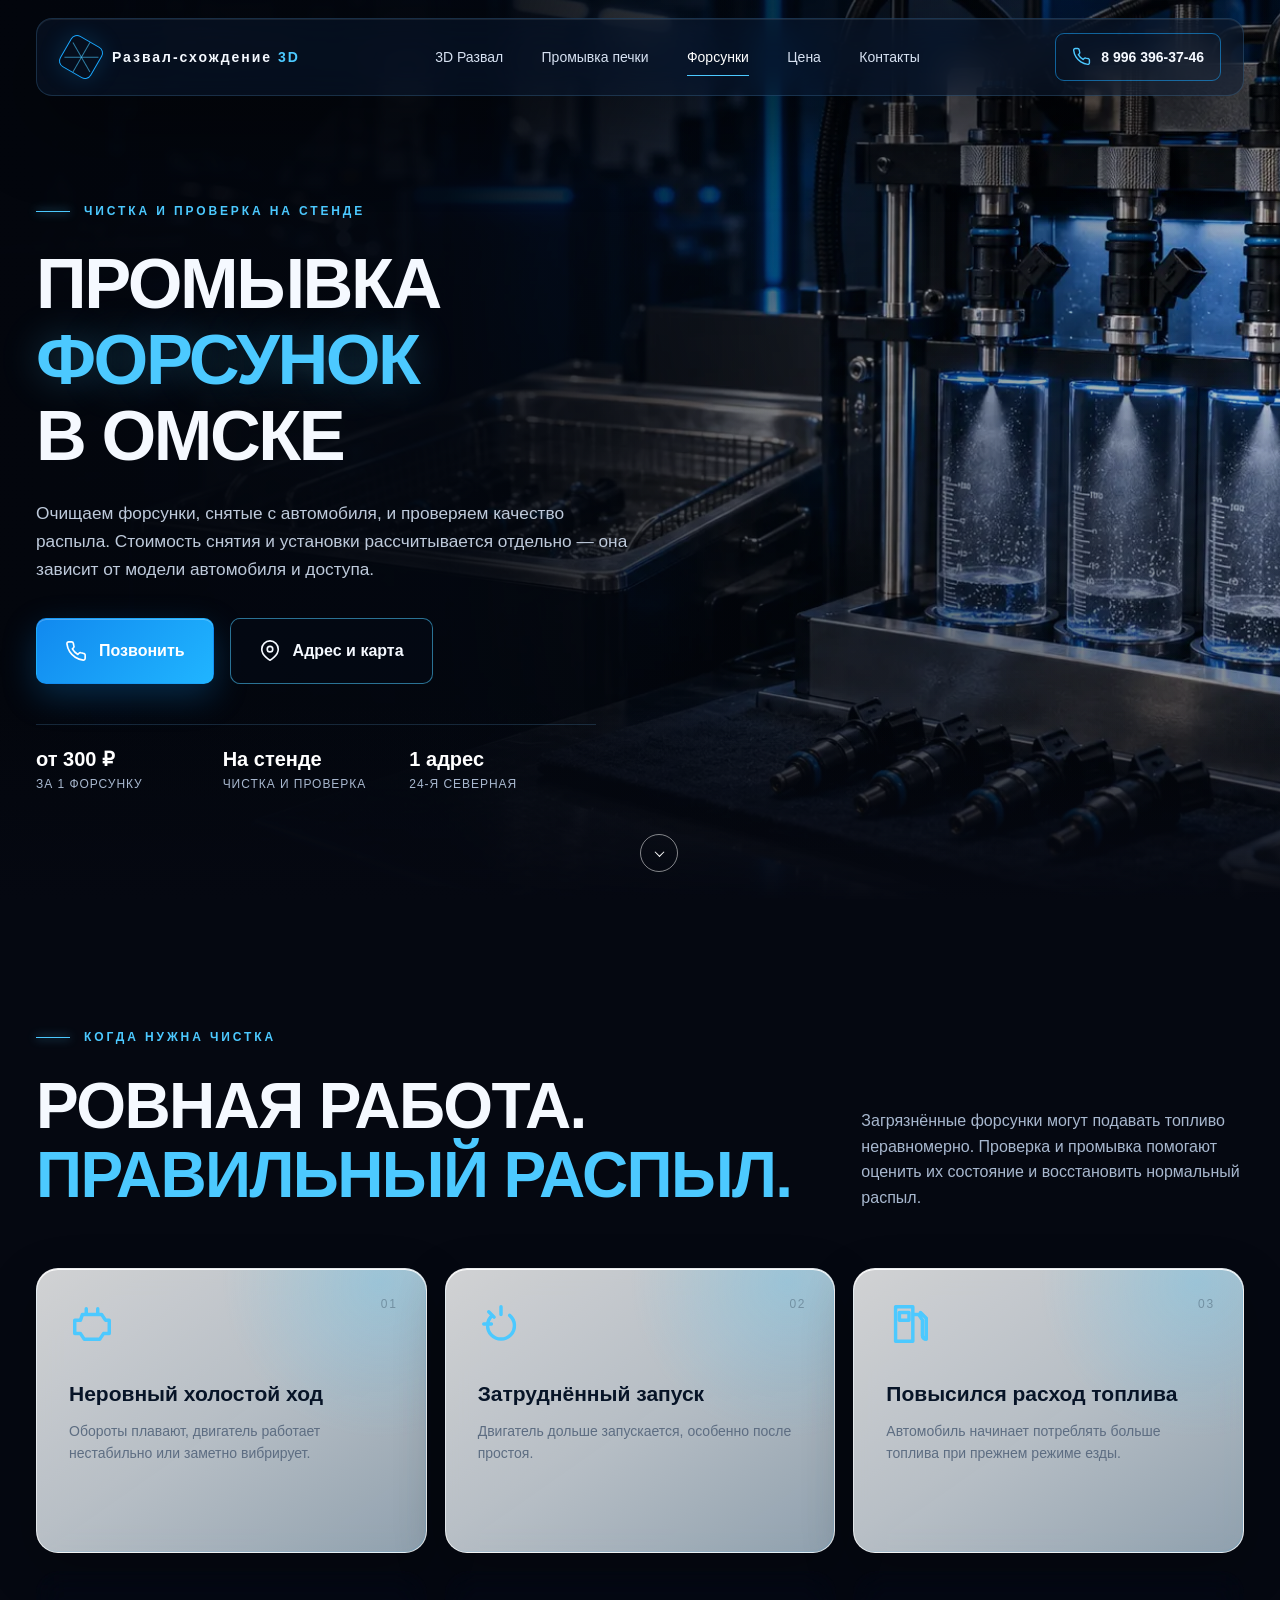
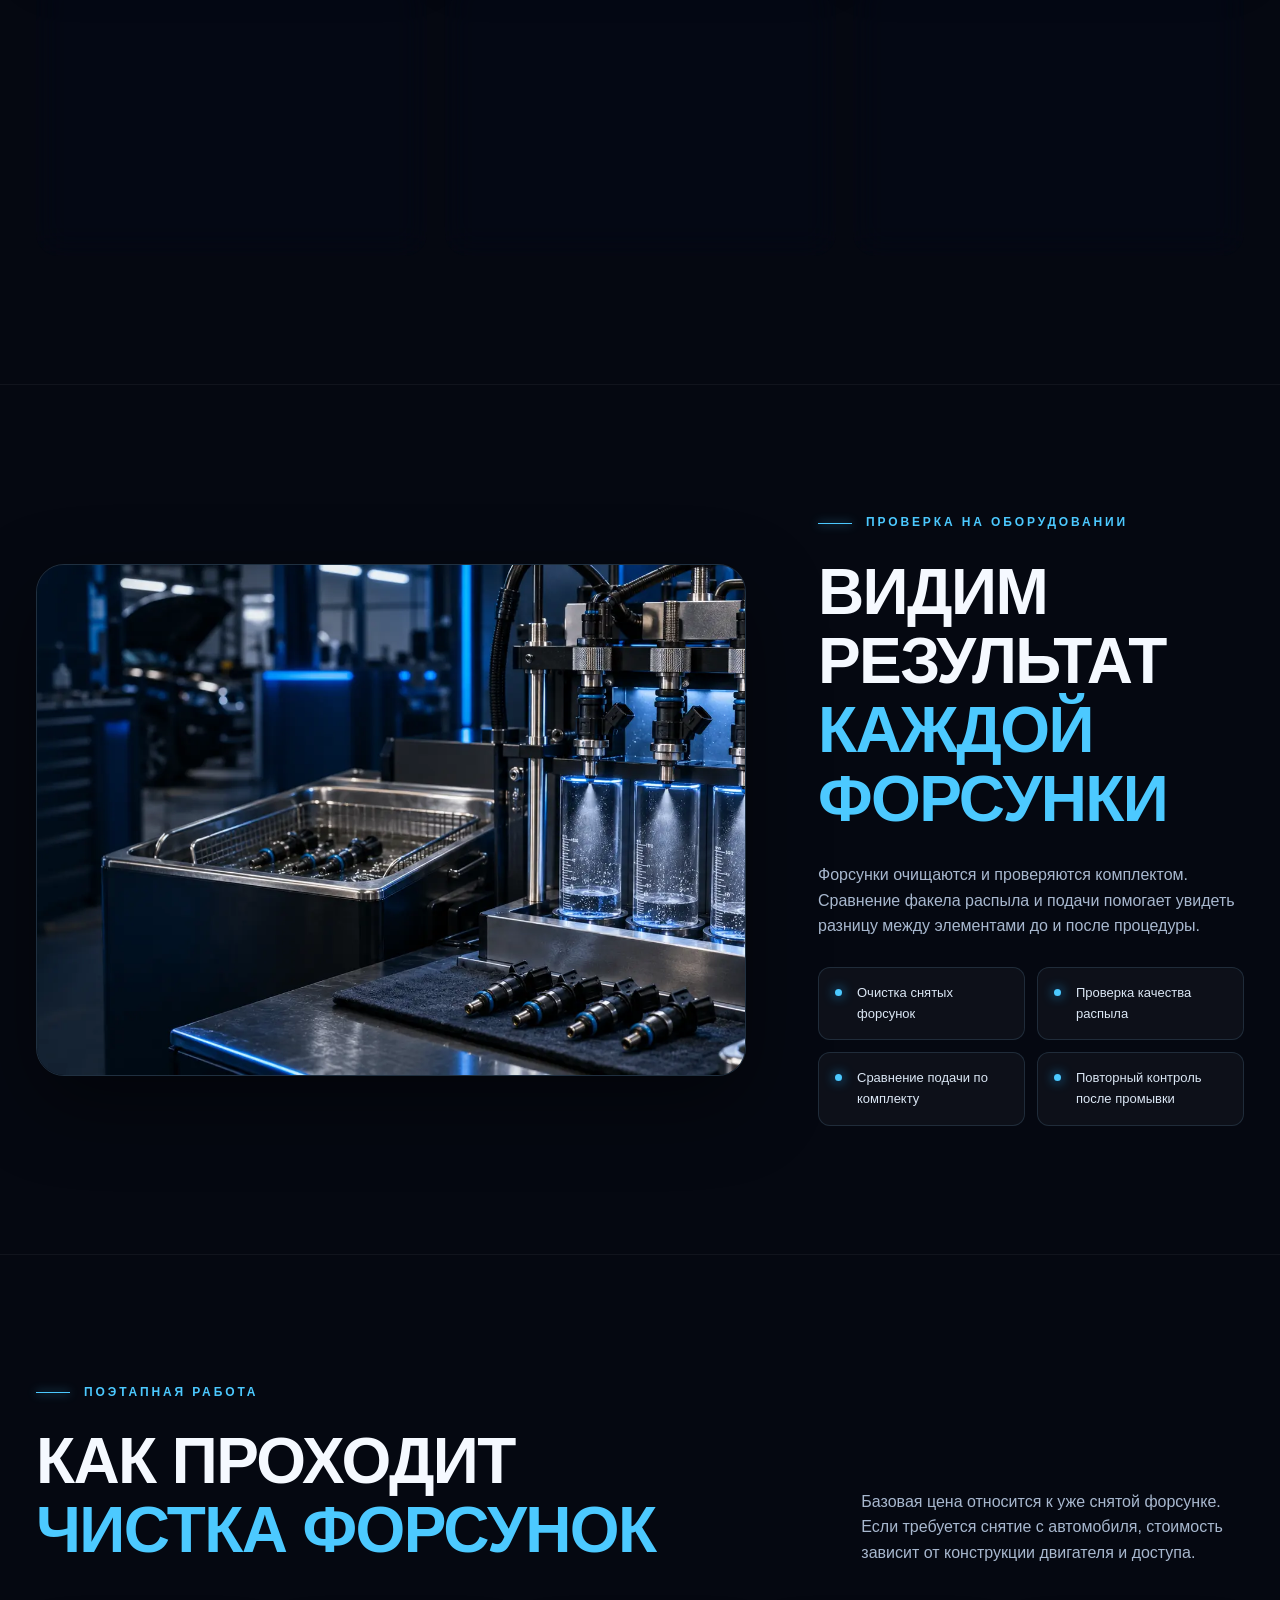
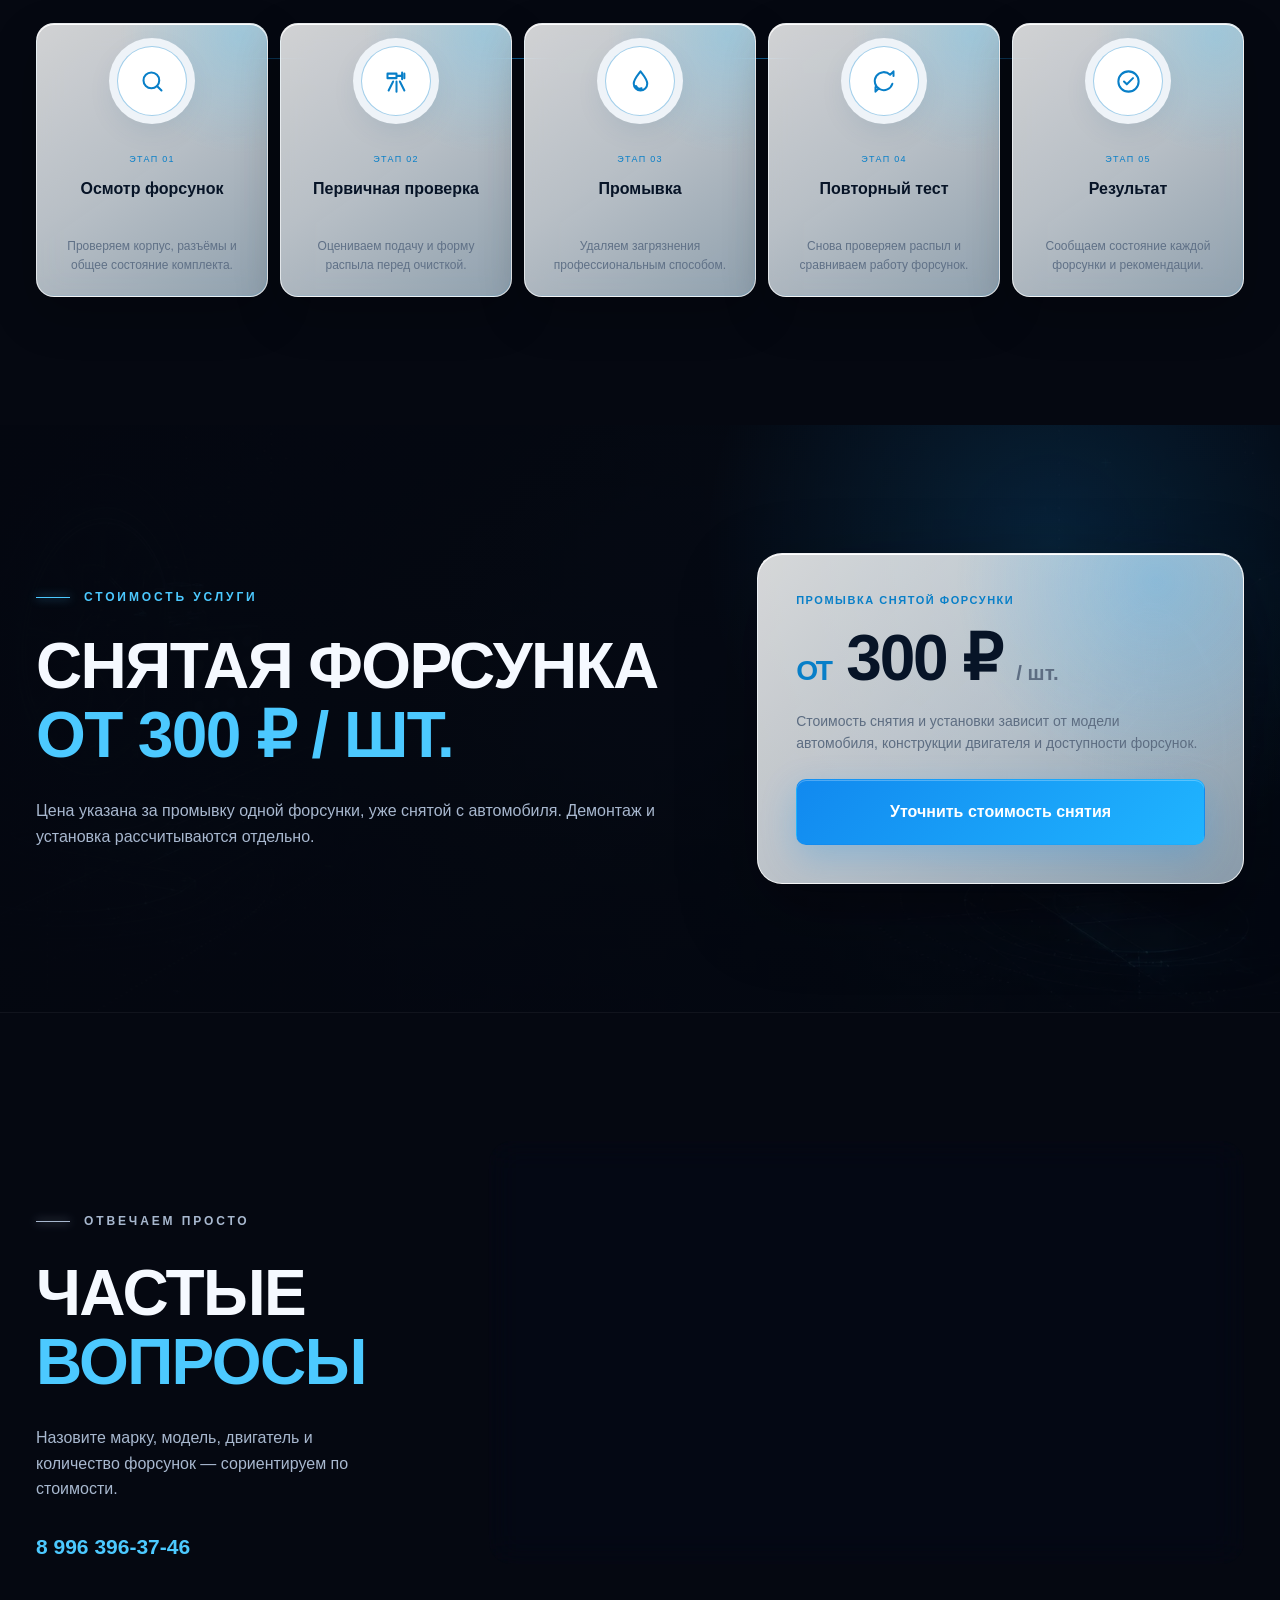
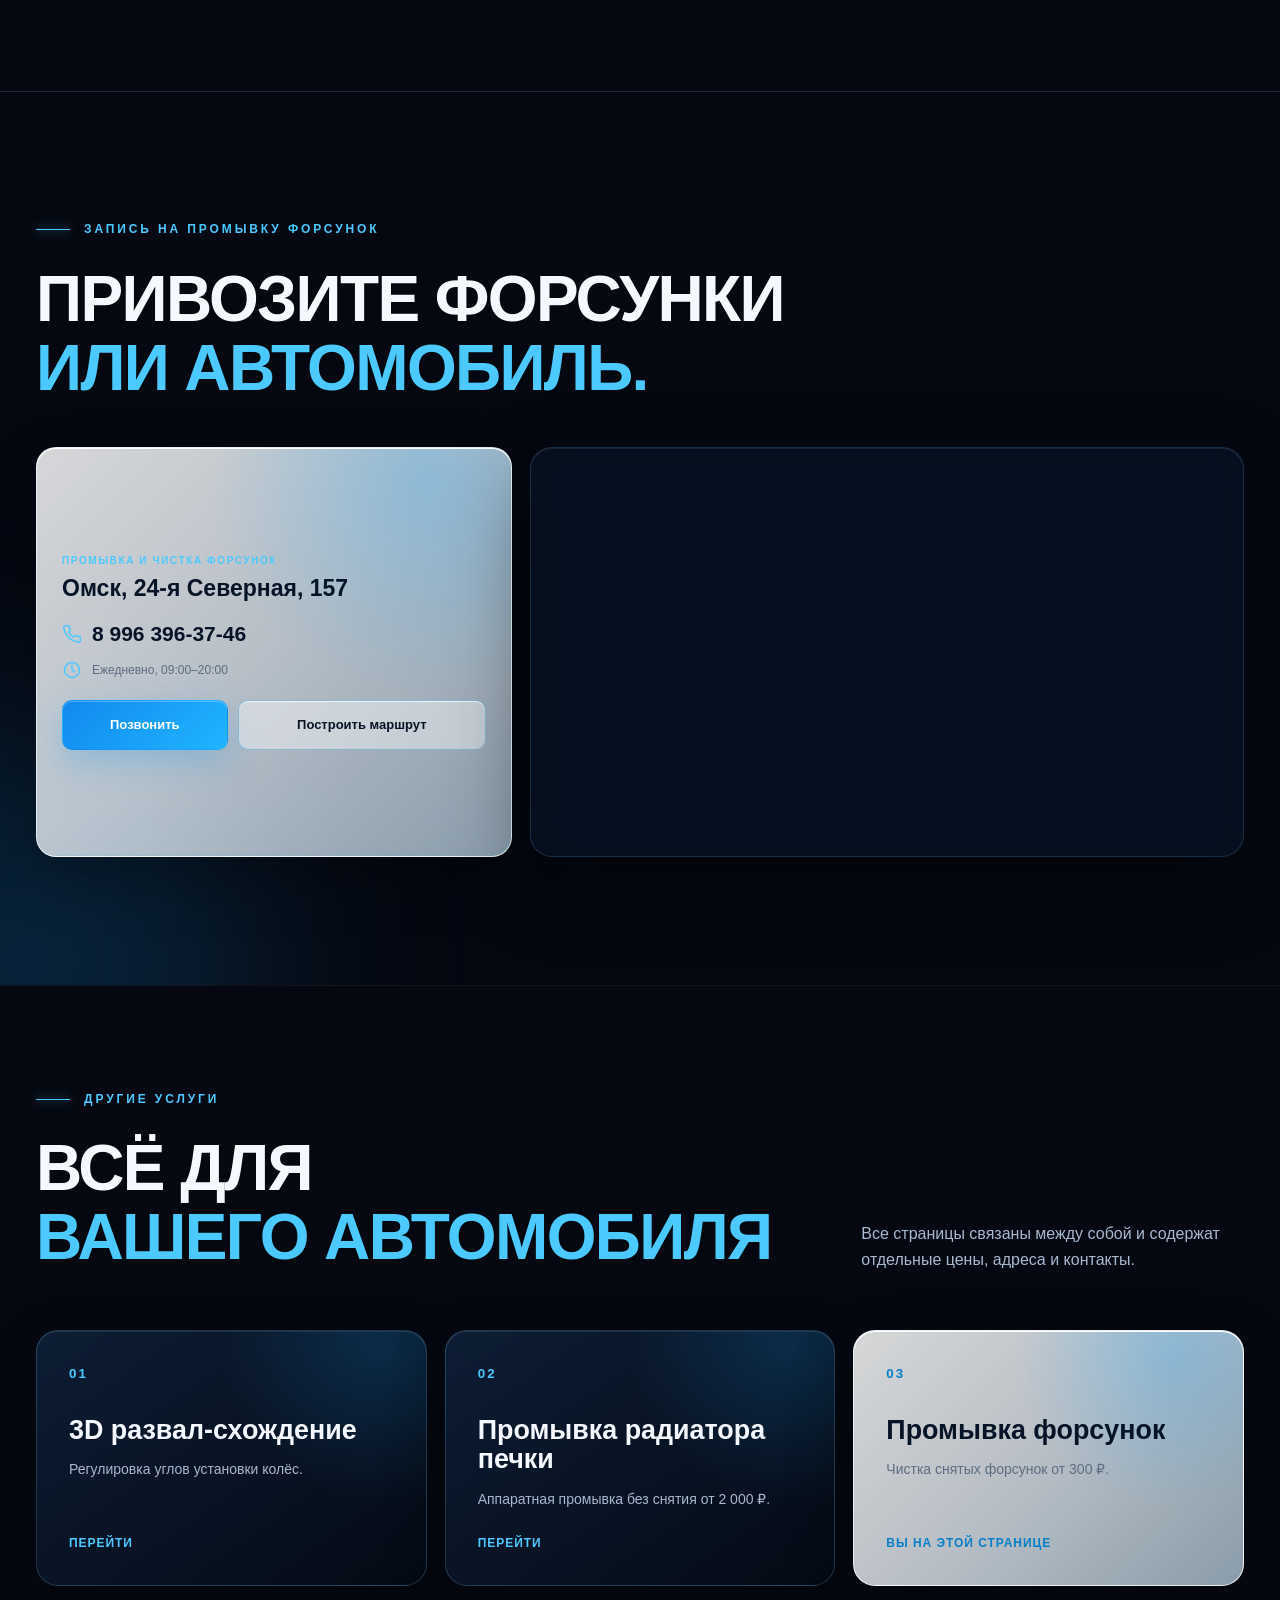
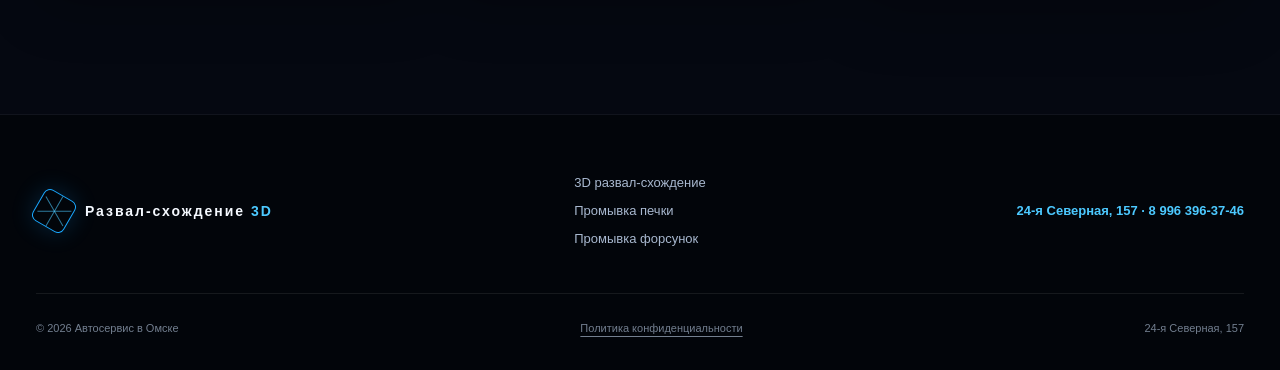
<file: promyvka-forsunok.html>
<!doctype html>
<html lang="ru">
<head>
  <meta charset="UTF-8">
  <meta name="viewport" content="width=device-width, initial-scale=1.0">
  <title>Промывка и чистка форсунок в Омске — от 300 ₽ за штуку</title>
  <meta name="description" content="Промывка и чистка снятых форсунок в Омске от 300 ₽ за штуку. Стоимость снятия и установки зависит от модели автомобиля. 24-я Северная, 157.">
  <meta name="theme-color" content="#050811">
  <meta name="robots" content="index, follow">
  <link rel="canonical" href="https://razvalomsk.com/promyvka-forsunok">
  <meta property="og:type" content="website">
  <meta property="og:locale" content="ru_RU">
  <meta property="og:title" content="Промывка форсунок в Омске — от 300 ₽ за штуку">
  <meta property="og:description" content="Чистка и проверка снятых форсунок. 24-я Северная, 157.">
  <meta property="og:url" content="https://razvalomsk.com/promyvka-forsunok">
  <link rel="icon" type="image/png" href="favicon.png">
  <link rel="preload" href="assets/injector-cleaning.webp" as="image" type="image/webp" fetchpriority="high">
  <link rel="stylesheet" href="style.css?v=20261120-routes">

  <script>
    window.YM_COUNTER_ID = 111038014;
    (function () {
      var counterId = Number(window.YM_COUNTER_ID);
      if (!Number.isInteger(counterId) || counterId <= 0) return;
      (function (m, e, t, r, i, k, a) {
        m[i] = m[i] || function () { (m[i].a = m[i].a || []).push(arguments); };
        m[i].l = 1 * new Date();
        for (var j = 0; j < document.scripts.length; j++) {
          if (document.scripts[j].src === r) return;
        }
        k = e.createElement(t); a = e.getElementsByTagName(t)[0];
        k.async = 1; k.src = r; a.parentNode.insertBefore(k, a);
      })(window, document, "script", "https://mc.yandex.ru/metrika/tag.js", "ym");
      ym(counterId, "init", {clickmap: true, trackLinks: true, accurateTrackBounce: true, webvisor: true});
    })();
  </script>

  <script type="application/ld+json">
  {
    "@context": "https://schema.org",
    "@graph": [
      {
        "@type": "AutomotiveBusiness",
        "@id": "https://razvalomsk.com/#severnaya",
        "name": "Развал-схождение 3D — 24-я Северная",
        "telephone": "+7-996-396-37-46",
        "address": {"@type": "PostalAddress", "addressLocality": "Омск", "addressRegion": "Омская область", "addressCountry": "RU", "streetAddress": "24-я Северная улица, 157"},
        "openingHours": "Mo-Su 09:00-20:00",
        "priceRange": "₽₽"
      },
      {
        "@type": "Service",
        "name": "Промывка и чистка форсунок",
        "serviceType": "Промывка снятых топливных форсунок",
        "areaServed": {"@type": "City", "name": "Омск"},
        "provider": {"@id": "https://razvalomsk.com/#severnaya"},
        "offers": {"@type": "Offer", "priceCurrency": "RUB", "price": "300", "description": "Чистка снятой форсунки от 300 рублей за штуку; снятие и установка рассчитываются отдельно"}
      }
    ]
  }
  </script>
</head>
<body class="service-page injector-page">
  <a class="skip-link" href="#main">Перейти к содержанию</a>

  <header class="site-header" id="header">
    <div class="container header-inner glass">
      <a class="brand" href="/" aria-label="На главную">
        <span class="brand-mark" aria-hidden="true"><i></i><i></i><i></i></span>
        <span>Развал-схождение <b>3D</b></span>
      </a>
      <nav class="nav" id="nav" aria-label="Основная навигация">
        <a href="/">3D Развал</a>
        <a href="/promyvka-radiatora-pechki">Промывка печки</a>
        <a href="/promyvka-forsunok" aria-current="page">Форсунки</a>
        <a href="#price">Цена</a>
        <a href="#contacts">Контакты</a>
      </nav>
      <a class="header-phone" href="tel:+79963963746" aria-label="Позвонить">
        <svg aria-hidden="true"><use href="#i-phone"></use></svg><span>8 996 396-37-46</span>
      </a>
      <button class="menu-btn" type="button" aria-label="Открыть меню" aria-expanded="false" aria-controls="nav"><span></span><span></span></button>
    </div>
  </header>

  <main id="main">
    <section class="hero service-hero injector-hero" id="top" aria-labelledby="hero-title">
      <div class="hero-bg" role="img" aria-label="Профессиональная промывка и проверка топливных форсунок на стенде"></div>
      <div class="container hero-inner">
        <div class="hero-copy">
          <p class="eyebrow"><span></span> Чистка и проверка на стенде</p>
          <h1 id="hero-title">Промывка<br><em>форсунок</em><br>в Омске</h1>
          <p class="hero-lead">Очищаем форсунки, снятые с автомобиля, и проверяем качество распыла. Стоимость снятия и установки рассчитывается отдельно — она зависит от модели автомобиля и доступа.</p>
          <div class="hero-actions">
            <a class="btn btn-primary" href="tel:+79963963746"><svg aria-hidden="true"><use href="#i-phone"></use></svg>Позвонить</a>
            <a class="btn btn-secondary" href="#contacts"><svg aria-hidden="true"><use href="#i-pin"></use></svg>Адрес и карта</a>
          </div>
          <ul class="hero-trust" aria-label="Ключевая информация">
            <li><strong>от 300 ₽</strong><span>за 1 форсунку</span></li>
            <li><strong>На стенде</strong><span>чистка и проверка</span></li>
            <li><strong>1 адрес</strong><span>24-я Северная</span></li>
          </ul>
        </div>
      </div>
      <a class="scroll-cue" href="#benefits" aria-label="Прокрутить к преимуществам"><span></span></a>
    </section>

    <section class="section cards-light" id="benefits">
      <div class="container">
        <div class="section-head reveal">
          <div><p class="eyebrow"><span></span> Когда нужна чистка</p><h2>Ровная работа.<br><mark>Правильный распыл.</mark></h2></div>
          <p>Загрязнённые форсунки могут подавать топливо неравномерно. Проверка и промывка помогают оценить их состояние и восстановить нормальный распыл.</p>
        </div>
        <div class="cards benefits-grid">
          <article class="card reveal"><svg><use href="#i-engine"></use></svg><span>01</span><h3>Неровный холостой ход</h3><p>Обороты плавают, двигатель работает нестабильно или заметно вибрирует.</p></article>
          <article class="card reveal"><svg><use href="#i-start"></use></svg><span>02</span><h3>Затруднённый запуск</h3><p>Двигатель дольше запускается, особенно после простоя.</p></article>
          <article class="card reveal"><svg><use href="#i-fuel"></use></svg><span>03</span><h3>Повысился расход топлива</h3><p>Автомобиль начинает потреблять больше топлива при прежнем режиме езды.</p></article>
          <article class="card reveal"><svg><use href="#i-speed"></use></svg><span>04</span><h3>Снизилась динамика</h3><p>Появились провалы при разгоне или слабая реакция на педаль газа.</p></article>
          <article class="card reveal"><svg><use href="#i-spray"></use></svg><span>05</span><h3>Проверка распыла</h3><p>На стенде видно, насколько равномерно каждая форсунка подаёт топливо.</p></article>
          <article class="card reveal"><svg><use href="#i-check"></use></svg><span>06</span><h3>Контроль после чистки</h3><p>После промывки повторно проверяем работу комплекта форсунок.</p></article>
        </div>
      </div>
    </section>

    <section class="section section-dark injector-showcase" aria-labelledby="stand-title">
      <div class="container injector-showcase-grid">
        <div class="injector-image-card reveal"><img src="assets/injector-cleaning.webp" alt="Стенд для промывки и проверки топливных форсунок" width="1828" height="860" loading="lazy"></div>
        <div class="service-showcase-copy reveal">
          <p class="eyebrow"><span></span> Проверка на оборудовании</p>
          <h2 id="stand-title">Видим результат<br><mark>каждой форсунки</mark></h2>
          <p>Форсунки очищаются и проверяются комплектом. Сравнение факела распыла и подачи помогает увидеть разницу между элементами до и после процедуры.</p>
          <ul class="service-checks"><li>Очистка снятых форсунок</li><li>Проверка качества распыла</li><li>Сравнение подачи по комплекту</li><li>Повторный контроль после промывки</li></ul>
        </div>
      </div>
    </section>

    <section class="section cards-light" id="process">
      <div class="container">
        <div class="section-head reveal"><div><p class="eyebrow"><span></span> Поэтапная работа</p><h2>Как проходит<br><mark>чистка форсунок</mark></h2></div><p>Базовая цена относится к уже снятой форсунке. Если требуется снятие с автомобиля, стоимость зависит от конструкции двигателя и доступа.</p></div>
        <ol class="timeline service-timeline">
          <li class="reveal"><span><svg><use href="#i-search"></use></svg></span><div><small>Этап 01</small><h3>Осмотр форсунок</h3><p>Проверяем корпус, разъёмы и общее состояние комплекта.</p></div></li>
          <li class="reveal"><span><svg><use href="#i-spray"></use></svg></span><div><small>Этап 02</small><h3>Первичная проверка</h3><p>Оцениваем подачу и форму распыла перед очисткой.</p></div></li>
          <li class="reveal"><span><svg><use href="#i-clean"></use></svg></span><div><small>Этап 03</small><h3>Промывка</h3><p>Удаляем загрязнения профессиональным способом.</p></div></li>
          <li class="reveal"><span><svg><use href="#i-refresh"></use></svg></span><div><small>Этап 04</small><h3>Повторный тест</h3><p>Снова проверяем распыл и сравниваем работу форсунок.</p></div></li>
          <li class="reveal"><span><svg><use href="#i-check"></use></svg></span><div><small>Этап 05</small><h3>Результат</h3><p>Сообщаем состояние каждой форсунки и рекомендации.</p></div></li>
        </ol>
      </div>
    </section>

    <section class="section prices service-price" id="price" aria-labelledby="price-title">
      <div class="container service-price-grid">
        <div class="reveal"><p class="eyebrow"><span></span> Стоимость услуги</p><h2 id="price-title">Снятая форсунка<br><mark>от 300 ₽ / шт.</mark></h2><p>Цена указана за промывку одной форсунки, уже снятой с автомобиля. Демонтаж и установка рассчитываются отдельно.</p></div>
        <article class="service-price-card reveal"><small>Промывка снятой форсунки</small><strong><span>от</span> 300 ₽ <em>/ шт.</em></strong><p>Стоимость снятия и установки зависит от модели автомобиля, конструкции двигателя и доступности форсунок.</p><a class="btn btn-primary" href="tel:+79963963746">Уточнить стоимость снятия</a></article>
      </div>
    </section>

    <section class="section cards-light" id="faq">
      <div class="container faq-grid">
        <div class="faq-intro reveal"><p class="eyebrow"><span></span> Отвечаем просто</p><h2>Частые<br><mark>вопросы</mark></h2><p>Назовите марку, модель, двигатель и количество форсунок — сориентируем по стоимости.</p><div class="faq-phones"><a href="tel:+79963963746">8 996 396-37-46</a></div></div>
        <div class="accordion reveal">
          <article class="faq-item open"><button type="button" aria-expanded="true"><span>Что входит в цену от 300 ₽?</span><i></i></button><div class="faq-answer"><p>Это стоимость промывки одной форсунки, уже снятой с автомобиля. Снятие и установка в эту цену не входят.</p></div></article>
          <article class="faq-item"><button type="button" aria-expanded="false"><span>Сколько стоит снять форсунки?</span><i></i></button><div class="faq-answer"><p>Цена зависит от модели автомобиля, типа двигателя и доступа к топливной рампе. Точную стоимость назовём после уточнения автомобиля или осмотра.</p></div></article>
          <article class="faq-item"><button type="button" aria-expanded="false"><span>Можно привезти уже снятые форсунки?</span><i></i></button><div class="faq-answer"><p>Да. Базовая цена как раз рассчитана для форсунок, которые уже сняты с автомобиля.</p></div></article>
          <article class="faq-item"><button type="button" aria-expanded="false"><span>Где выполняется услуга?</span><i></i></button><div class="faq-answer"><p>Промывку форсунок выполняем по адресу: Омск, 24-я Северная, 157.</p></div></article>
        </div>
      </div>
    </section>

    <section class="contacts service-contacts" id="contacts">
      <div class="container">
        <div class="contact-copy reveal"><p class="eyebrow"><span></span> Запись на промывку форсунок</p><h2>Привозите форсунки<br><mark>или автомобиль.</mark></h2></div>
        <div class="service-contact-layout">
          <article class="branch-card glass reveal">
            <p>Промывка и чистка форсунок</p><h3>Омск, 24-я Северная, 157</h3>
            <a class="branch-phone" href="tel:+79963963746"><svg><use href="#i-phone"></use></svg>8 996 396-37-46</a>
            <span><svg><use href="#i-clock"></use></svg>Ежедневно, 09:00–20:00</span>
            <div><a class="btn btn-primary" href="tel:+79963963746">Позвонить</a><a class="btn btn-secondary" href="https://yandex.ru/maps/?mode=routes&amp;rtext=~55.023407,73.396498&amp;rtt=auto&amp;ruri=~ymapsbm1%3A%2F%2Forg%3Foid%3D128984221106" data-route-branch="severnaya" rel="noopener">Построить маршрут</a></div>
          </article>
          <div class="map-card glass reveal"><iframe src="https://yandex.ru/map-widget/v1/?mode=search&text=Омск%2C%2024-я%20Северная%20улица%2C%20157&z=16" title="Карта проезда: Омск, 24-я Северная, 157" loading="lazy" allowfullscreen></iframe></div>
        </div>
      </div>
    </section>

    <section class="section service-directory compact" aria-labelledby="other-services-title">
      <div class="container">
        <div class="section-head reveal"><div><p class="eyebrow"><span></span> Другие услуги</p><h2 id="other-services-title">Всё для<br><mark>вашего автомобиля</mark></h2></div><p>Все страницы связаны между собой и содержат отдельные цены, адреса и контакты.</p></div>
        <div class="service-link-grid">
          <a class="service-link-card reveal" href="/"><small>01</small><h3>3D развал-схождение</h3><p>Регулировка углов установки колёс.</p><span>Перейти</span></a>
          <a class="service-link-card reveal" href="/promyvka-radiatora-pechki"><small>02</small><h3>Промывка радиатора печки</h3><p>Аппаратная промывка без снятия от 2 000 ₽.</p><span>Перейти</span></a>
          <a class="service-link-card current reveal" href="/promyvka-forsunok"><small>03</small><h3>Промывка форсунок</h3><p>Чистка снятых форсунок от 300 ₽.</p><span>Вы на этой странице</span></a>
        </div>
      </div>
    </section>
  </main>

  <footer class="footer">
    <div class="container footer-top"><a class="brand" href="/"><span class="brand-mark"><i></i><i></i><i></i></span><span>Развал-схождение <b>3D</b></span></a><nav class="footer-services" aria-label="Услуги"><a href="/">3D развал-схождение</a><a href="/promyvka-radiatora-pechki">Промывка печки</a><a href="/promyvka-forsunok">Промывка форсунок</a></nav><div class="footer-branches"><a href="tel:+79963963746">24-я Северная, 157 · 8 996 396-37-46</a></div></div>
    <div class="container footer-bottom"><span>© <span id="year">2026</span> Автосервис в Омске</span><button type="button" data-modal-open>Политика конфиденциальности</button><span>24-я Северная, 157</span></div>
  </footer>

  <div class="mobile-bar single-action"><a href="tel:+79963963746"><svg><use href="#i-phone"></use></svg>Позвонить · 8 996 396-37-46</a></div>
  <dialog class="privacy-modal route-modal" id="route-modal" aria-labelledby="route-title" aria-describedby="route-address">
    <div>
      <button class="modal-close" type="button" aria-label="Закрыть выбор карты">×</button>
      <h2 id="route-title">Построить маршрут</h2>
      <p id="route-address"></p>
      <p>В какой карте открыть маршрут?</p>
      <div class="route-choices">
        <a class="btn btn-secondary" href="https://yandex.ru/maps/" data-route-provider="yandex">Яндекс Карты</a>
        <a class="btn btn-secondary" href="https://2gis.ru/omsk/" data-route-provider="2gis">2ГИС</a>
      </div>
      <p class="route-hint">Для маршрута от вас разрешите доступ к местоположению.</p>
      <p id="route-status" role="status" aria-live="polite"></p>
    </div>
  </dialog>

  <dialog class="privacy-modal" id="privacy-modal"><div><button class="modal-close" type="button" aria-label="Закрыть">×</button><p class="eyebrow"><span></span> Документ</p><h2>Политика конфиденциальности</h2><p>Сайт не собирает и не хранит персональные данные через формы. При нажатии на номер телефона или кнопку маршрута пользователь самостоятельно переходит в приложение телефона или карт.</p><p>Технические данные могут обрабатываться хостингом, Яндекс.Метрикой или картографическим сервисом в соответствии с их политиками.</p><p>Связаться с нами: <a href="tel:+79963963746">8 996 396-37-46</a>.</p></div></dialog>

  <svg class="svg-sprite" aria-hidden="true"><defs>
    <symbol id="i-phone" viewBox="0 0 24 24"><path d="M22 16.92v3a2 2 0 0 1-2.18 2 19.8 19.8 0 0 1-8.63-3.07 19.5 19.5 0 0 1-6-6A19.8 19.8 0 0 1 2.12 4.18 2 2 0 0 1 4.11 2h3a2 2 0 0 1 2 1.72c.12.9.33 1.78.62 2.63a2 2 0 0 1-.45 2.11L8 9.73a16 16 0 0 0 6 6l1.27-1.27a2 2 0 0 1 2.11-.45c.85.29 1.73.5 2.63.62A2 2 0 0 1 22 16.92z"/></symbol>
    <symbol id="i-pin" viewBox="0 0 24 24"><path d="M21 10c0 7-9 12-9 12S3 17 3 10a9 9 0 1 1 18 0z"/><circle cx="12" cy="10" r="3"/></symbol>
    <symbol id="i-clock" viewBox="0 0 24 24"><circle cx="12" cy="12" r="9"/><path d="M12 7v5l3 2"/></symbol>
    <symbol id="i-check" viewBox="0 0 24 24"><circle cx="12" cy="12" r="9"/><path d="m8 12 2.5 2.5L16 9"/></symbol>
    <symbol id="i-search" viewBox="0 0 24 24"><circle cx="11" cy="11" r="7"/><path d="m20 20-4-4"/></symbol>
    <symbol id="i-refresh" viewBox="0 0 24 24"><path d="M20 7V3l-3 3a8 8 0 1 0 2 8M4 17v4l3-3"/></symbol>
    <symbol id="i-engine" viewBox="0 0 24 24"><path d="M7 7h10l2 3h2v7h-3l-2 3H8l-2-3H3v-7h3zM9 4v3M15 4v3"/></symbol>
    <symbol id="i-start" viewBox="0 0 24 24"><path d="M12 3v4M5.6 5.6l2.8 2.8M3 12h4M16.5 7.5a7 7 0 1 1-9 0"/></symbol>
    <symbol id="i-fuel" viewBox="0 0 24 24"><path d="M5 3h9v18H5zM7 6h5v4H7zM14 7h3l2 3v8a2 2 0 0 0 2 2V9l-3-3"/></symbol>
    <symbol id="i-speed" viewBox="0 0 24 24"><path d="M4 17a8 8 0 1 1 16 0M12 17l4-6M7 17h10"/></symbol>
    <symbol id="i-spray" viewBox="0 0 24 24"><path d="M4 5h8v4H4zM12 7h4M17 4v6M19 5v4M9 12l-4 8M12 12v9M15 12l4 8"/></symbol>
    <symbol id="i-clean" viewBox="0 0 24 24"><path d="M12 3c3 4 6 7 6 11a6 6 0 0 1-12 0c0-4 3-7 6-11zM8 16c1 2 3 3 5 2"/></symbol>
  </defs></svg>
  <script src="script.js?v=20261120-routes" defer></script>
</body>
</html>
</file>
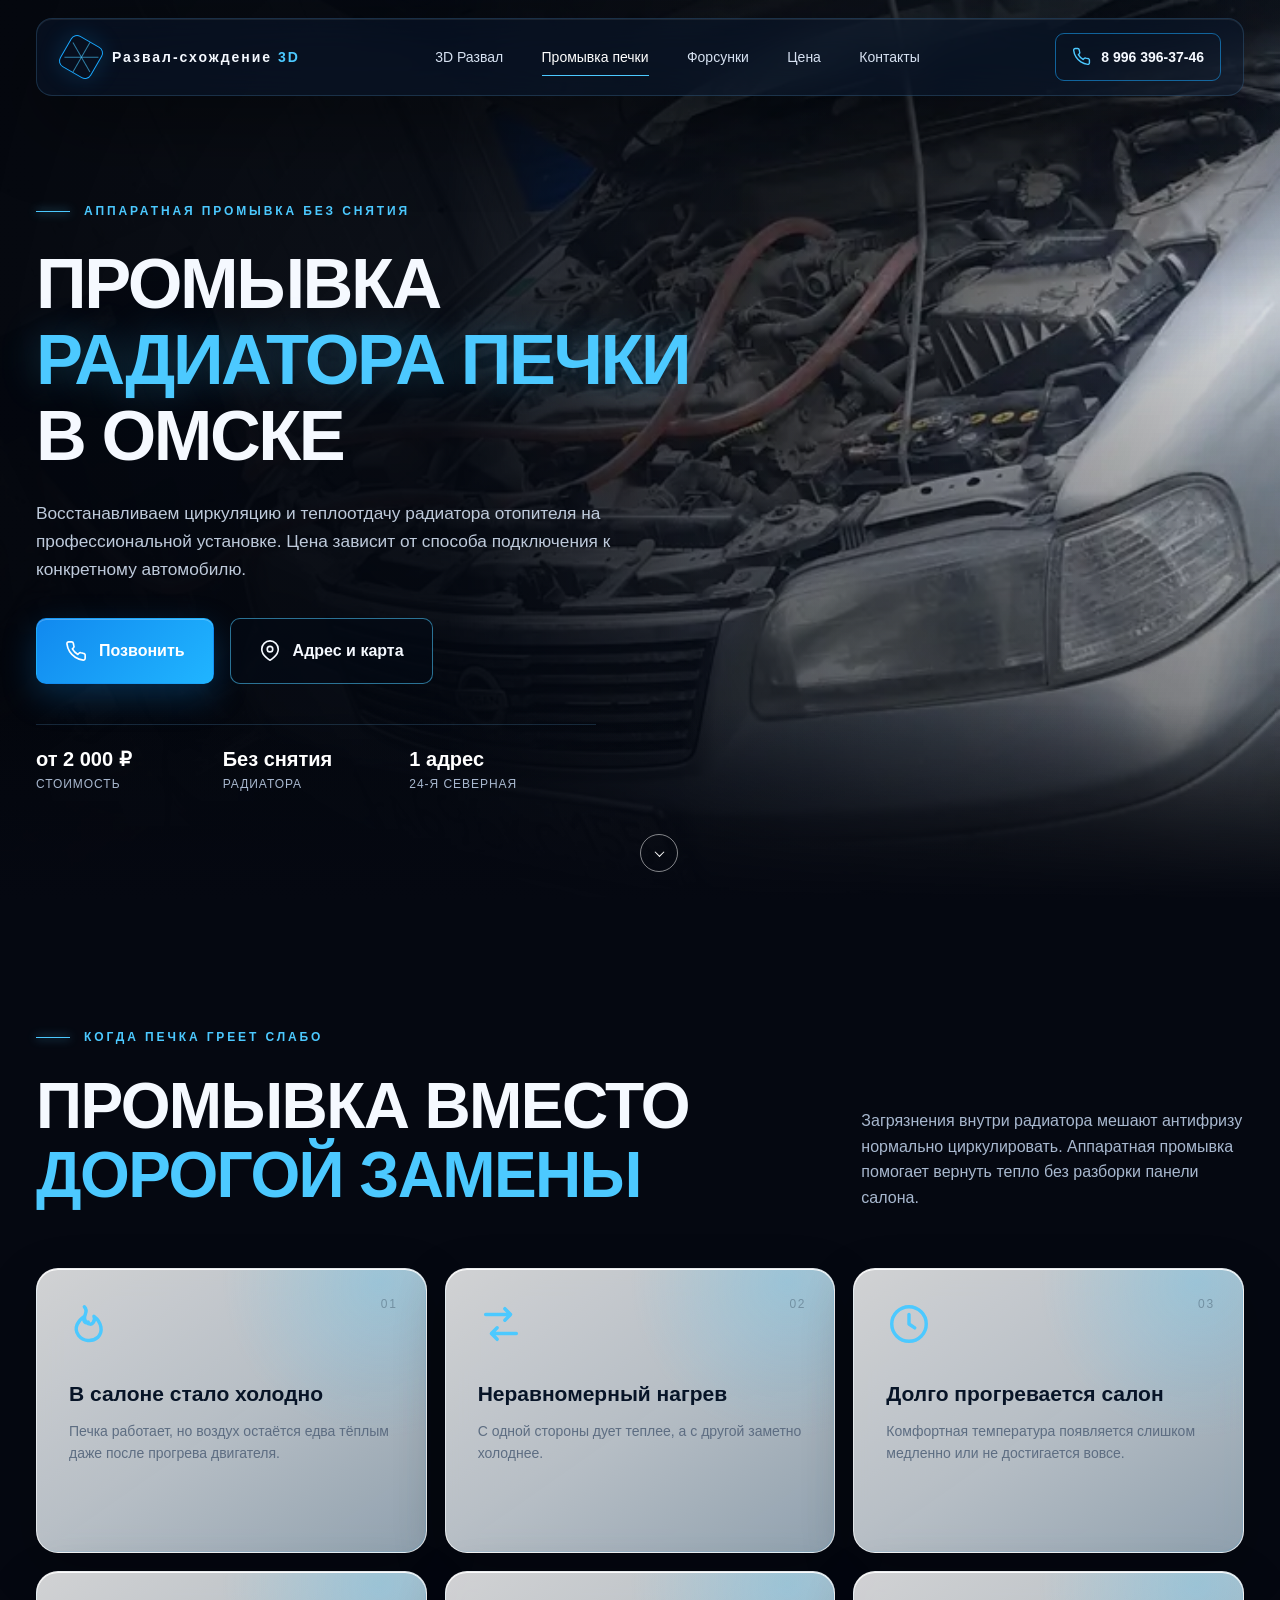
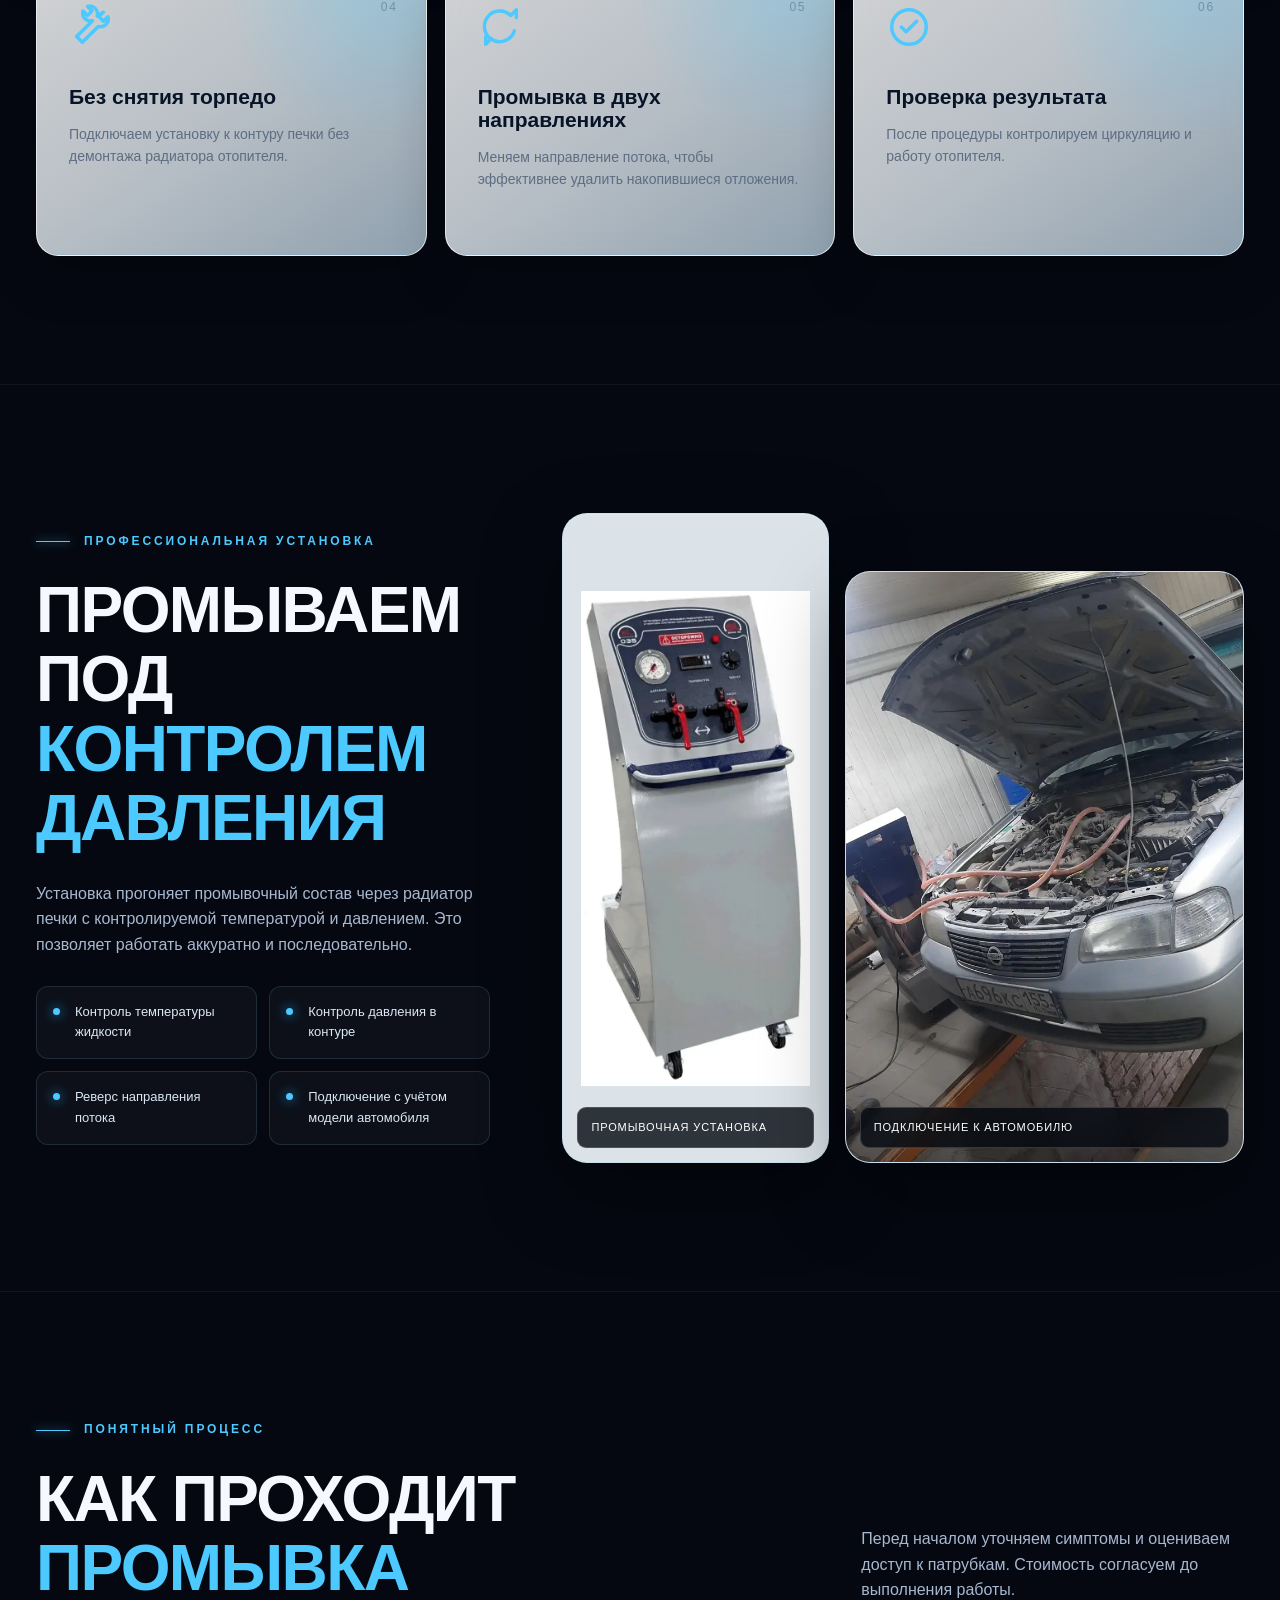
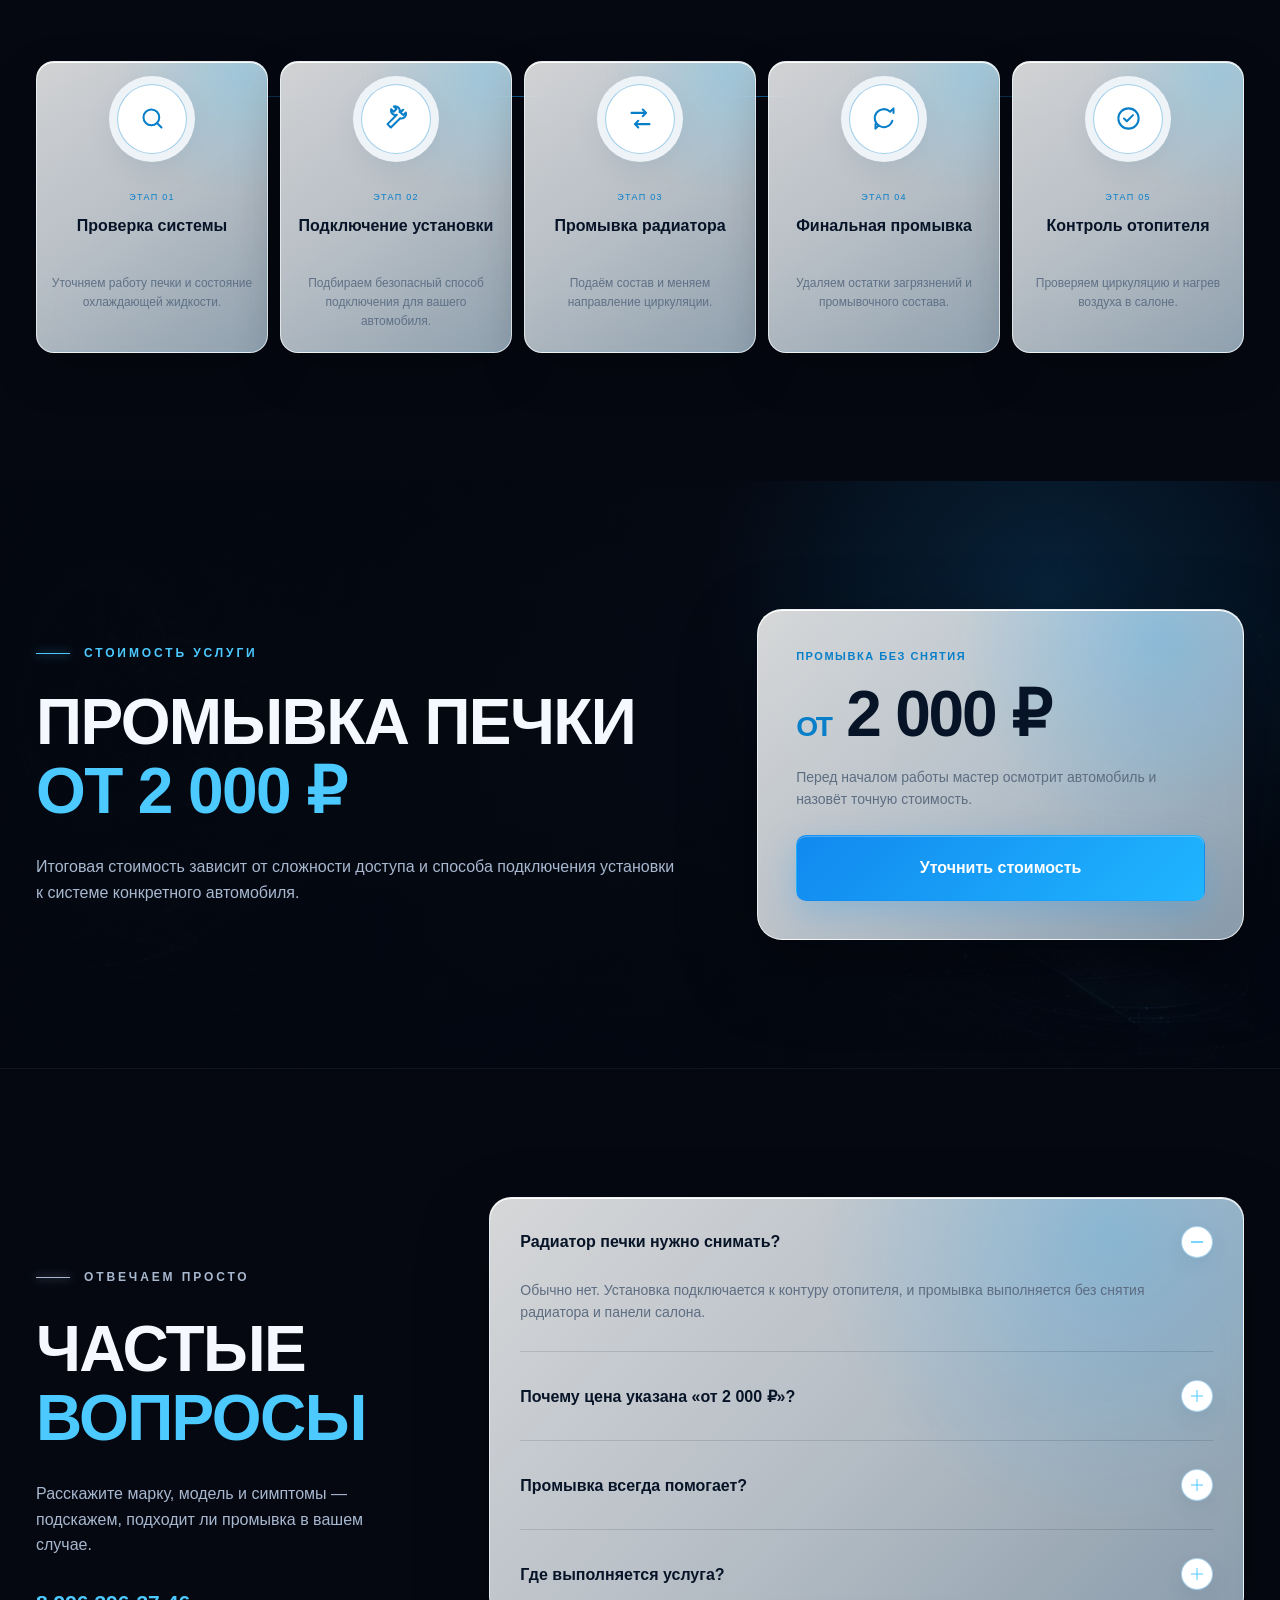
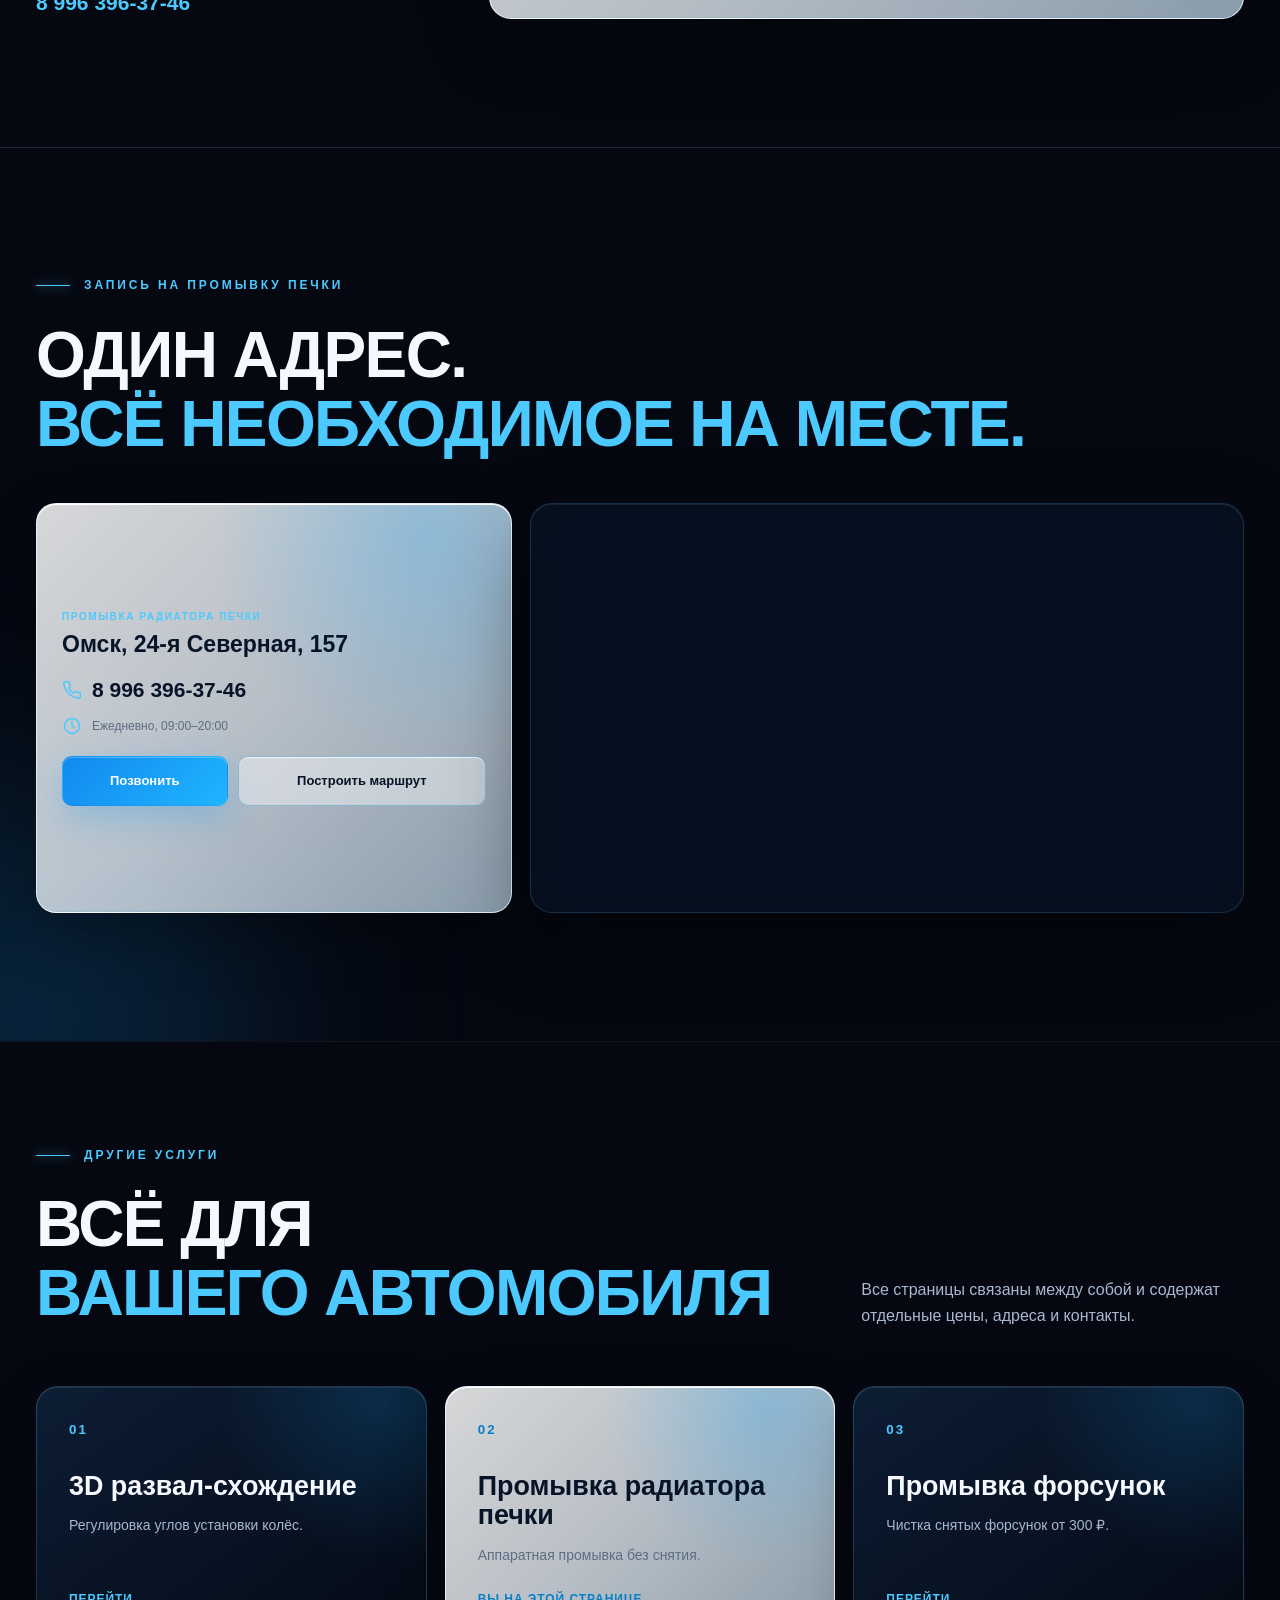
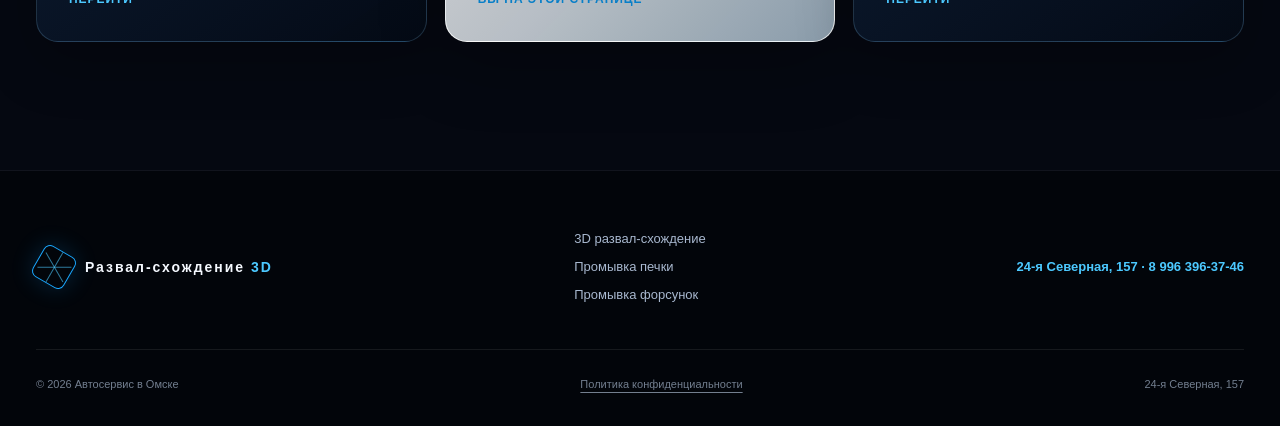
<file: promyvka-radiatora-pechki.html>
<!doctype html>
<html lang="ru">
<head>
  <meta charset="UTF-8">
  <meta name="viewport" content="width=device-width, initial-scale=1.0">
  <title>Промывка радиатора печки в Омске без снятия — от 2 000 ₽</title>
  <meta name="description" content="Аппаратная промывка радиатора печки без снятия в Омске. Цена от 2 000 ₽ в зависимости от подключения. 24-я Северная, 157. Телефон 8 996 396-37-46.">
  <meta name="theme-color" content="#050811">
  <meta name="robots" content="index, follow">
  <link rel="canonical" href="https://razvalomsk.com/promyvka-radiatora-pechki">
  <meta property="og:type" content="website">
  <meta property="og:locale" content="ru_RU">
  <meta property="og:title" content="Промывка радиатора печки в Омске — от 2 000 ₽">
  <meta property="og:description" content="Промывка печки без снятия на профессиональной установке. 24-я Северная, 157.">
  <meta property="og:url" content="https://razvalomsk.com/promyvka-radiatora-pechki">
  <link rel="icon" type="image/png" href="favicon.png">
  <link rel="preload" href="assets/heater-flush-process.webp" as="image" type="image/webp" fetchpriority="high">
  <link rel="stylesheet" href="style.css?v=20261120-routes">

  <script>
    window.YM_COUNTER_ID = 111038014;
    (function () {
      var counterId = Number(window.YM_COUNTER_ID);
      if (!Number.isInteger(counterId) || counterId <= 0) return;
      (function (m, e, t, r, i, k, a) {
        m[i] = m[i] || function () { (m[i].a = m[i].a || []).push(arguments); };
        m[i].l = 1 * new Date();
        for (var j = 0; j < document.scripts.length; j++) {
          if (document.scripts[j].src === r) return;
        }
        k = e.createElement(t); a = e.getElementsByTagName(t)[0];
        k.async = 1; k.src = r; a.parentNode.insertBefore(k, a);
      })(window, document, "script", "https://mc.yandex.ru/metrika/tag.js", "ym");
      ym(counterId, "init", {clickmap: true, trackLinks: true, accurateTrackBounce: true, webvisor: true});
    })();
  </script>

  <script type="application/ld+json">
  {
    "@context": "https://schema.org",
    "@graph": [
      {
        "@type": "AutomotiveBusiness",
        "@id": "https://razvalomsk.com/#severnaya",
        "name": "Развал-схождение 3D — 24-я Северная",
        "telephone": "+7-996-396-37-46",
        "address": {"@type": "PostalAddress", "addressLocality": "Омск", "addressRegion": "Омская область", "addressCountry": "RU", "streetAddress": "24-я Северная улица, 157"},
        "openingHours": "Mo-Su 09:00-20:00",
        "priceRange": "₽₽"
      },
      {
        "@type": "Service",
        "name": "Промывка радиатора печки без снятия",
        "serviceType": "Аппаратная промывка радиатора отопителя автомобиля",
        "areaServed": {"@type": "City", "name": "Омск"},
        "provider": {"@id": "https://razvalomsk.com/#severnaya"},
        "offers": {"@type": "Offer", "priceCurrency": "RUB", "price": "2000", "description": "Стоимость от 2 000 рублей, зависит от способа подключения"}
      }
    ]
  }
  </script>
</head>
<body class="service-page heater-page">
  <a class="skip-link" href="#main">Перейти к содержанию</a>

  <header class="site-header" id="header">
    <div class="container header-inner glass">
      <a class="brand" href="/" aria-label="На главную">
        <span class="brand-mark" aria-hidden="true"><i></i><i></i><i></i></span>
        <span>Развал-схождение <b>3D</b></span>
      </a>
      <nav class="nav" id="nav" aria-label="Основная навигация">
        <a href="/">3D Развал</a>
        <a href="/promyvka-radiatora-pechki" aria-current="page">Промывка печки</a>
        <a href="/promyvka-forsunok">Форсунки</a>
        <a href="#price">Цена</a>
        <a href="#contacts">Контакты</a>
      </nav>
      <a class="header-phone" href="tel:+79963963746" aria-label="Позвонить">
        <svg aria-hidden="true"><use href="#i-phone"></use></svg><span>8 996 396-37-46</span>
      </a>
      <button class="menu-btn" type="button" aria-label="Открыть меню" aria-expanded="false" aria-controls="nav"><span></span><span></span></button>
    </div>
  </header>

  <main id="main">
    <section class="hero service-hero heater-hero" id="top" aria-labelledby="hero-title">
      <div class="hero-bg" role="img" aria-label="Промывка радиатора печки автомобиля профессиональной установкой"></div>
      <div class="container hero-inner">
        <div class="hero-copy">
          <p class="eyebrow"><span></span> Аппаратная промывка без снятия</p>
          <h1 id="hero-title">Промывка<br><em>радиатора печки</em><br>в Омске</h1>
          <p class="hero-lead">Восстанавливаем циркуляцию и теплоотдачу радиатора отопителя на профессиональной установке. Цена зависит от способа подключения к конкретному автомобилю.</p>
          <div class="hero-actions">
            <a class="btn btn-primary" href="tel:+79963963746"><svg aria-hidden="true"><use href="#i-phone"></use></svg>Позвонить</a>
            <a class="btn btn-secondary" href="#contacts"><svg aria-hidden="true"><use href="#i-pin"></use></svg>Адрес и карта</a>
          </div>
          <ul class="hero-trust" aria-label="Ключевая информация">
            <li><strong>от 2 000 ₽</strong><span>стоимость</span></li>
            <li><strong>Без снятия</strong><span>радиатора</span></li>
            <li><strong>1 адрес</strong><span>24-я Северная</span></li>
          </ul>
        </div>
      </div>
      <a class="scroll-cue" href="#benefits" aria-label="Прокрутить к преимуществам"><span></span></a>
    </section>

    <section class="section cards-light" id="benefits">
      <div class="container">
        <div class="section-head reveal">
          <div><p class="eyebrow"><span></span> Когда печка греет слабо</p><h2>Промывка вместо<br><mark>дорогой замены</mark></h2></div>
          <p>Загрязнения внутри радиатора мешают антифризу нормально циркулировать. Аппаратная промывка помогает вернуть тепло без разборки панели салона.</p>
        </div>
        <div class="cards benefits-grid">
          <article class="card reveal"><svg><use href="#i-heat"></use></svg><span>01</span><h3>В салоне стало холодно</h3><p>Печка работает, но воздух остаётся едва тёплым даже после прогрева двигателя.</p></article>
          <article class="card reveal"><svg><use href="#i-flow"></use></svg><span>02</span><h3>Неравномерный нагрев</h3><p>С одной стороны дует теплее, а с другой заметно холоднее.</p></article>
          <article class="card reveal"><svg><use href="#i-clock"></use></svg><span>03</span><h3>Долго прогревается салон</h3><p>Комфортная температура появляется слишком медленно или не достигается вовсе.</p></article>
          <article class="card reveal"><svg><use href="#i-tool"></use></svg><span>04</span><h3>Без снятия торпедо</h3><p>Подключаем установку к контуру печки без демонтажа радиатора отопителя.</p></article>
          <article class="card reveal"><svg><use href="#i-refresh"></use></svg><span>05</span><h3>Промывка в двух направлениях</h3><p>Меняем направление потока, чтобы эффективнее удалить накопившиеся отложения.</p></article>
          <article class="card reveal"><svg><use href="#i-check"></use></svg><span>06</span><h3>Проверка результата</h3><p>После процедуры контролируем циркуляцию и работу отопителя.</p></article>
        </div>
      </div>
    </section>

    <section class="section section-dark service-showcase" aria-labelledby="equipment-title">
      <div class="container service-showcase-grid">
        <div class="service-showcase-copy reveal">
          <p class="eyebrow"><span></span> Профессиональная установка</p>
          <h2 id="equipment-title">Промываем под<br><mark>контролем давления</mark></h2>
          <p>Установка прогоняет промывочный состав через радиатор печки с контролируемой температурой и давлением. Это позволяет работать аккуратно и последовательно.</p>
          <ul class="service-checks"><li>Контроль температуры жидкости</li><li>Контроль давления в контуре</li><li>Реверс направления потока</li><li>Подключение с учётом модели автомобиля</li></ul>
        </div>
        <div class="service-photo-pair reveal">
          <figure class="service-photo service-photo-machine"><img src="assets/heater-flush-machine.webp" alt="Аппарат для промывки радиатора печки" width="554" height="1200" loading="lazy"><figcaption>Промывочная установка</figcaption></figure>
          <figure class="service-photo service-photo-process"><img src="assets/heater-flush-process.webp" alt="Промывка радиатора печки автомобиля в автосервисе" width="707" height="1536" loading="lazy"><figcaption>Подключение к автомобилю</figcaption></figure>
        </div>
      </div>
    </section>

    <section class="section cards-light" id="process">
      <div class="container">
        <div class="section-head reveal"><div><p class="eyebrow"><span></span> Понятный процесс</p><h2>Как проходит<br><mark>промывка</mark></h2></div><p>Перед началом уточняем симптомы и оцениваем доступ к патрубкам. Стоимость согласуем до выполнения работы.</p></div>
        <ol class="timeline service-timeline">
          <li class="reveal"><span><svg><use href="#i-search"></use></svg></span><div><small>Этап 01</small><h3>Проверка системы</h3><p>Уточняем работу печки и состояние охлаждающей жидкости.</p></div></li>
          <li class="reveal"><span><svg><use href="#i-tool"></use></svg></span><div><small>Этап 02</small><h3>Подключение установки</h3><p>Подбираем безопасный способ подключения для вашего автомобиля.</p></div></li>
          <li class="reveal"><span><svg><use href="#i-flow"></use></svg></span><div><small>Этап 03</small><h3>Промывка радиатора</h3><p>Подаём состав и меняем направление циркуляции.</p></div></li>
          <li class="reveal"><span><svg><use href="#i-refresh"></use></svg></span><div><small>Этап 04</small><h3>Финальная промывка</h3><p>Удаляем остатки загрязнений и промывочного состава.</p></div></li>
          <li class="reveal"><span><svg><use href="#i-check"></use></svg></span><div><small>Этап 05</small><h3>Контроль отопителя</h3><p>Проверяем циркуляцию и нагрев воздуха в салоне.</p></div></li>
        </ol>
      </div>
    </section>

    <section class="section prices service-price" id="price" aria-labelledby="price-title">
      <div class="container service-price-grid">
        <div class="reveal"><p class="eyebrow"><span></span> Стоимость услуги</p><h2 id="price-title">Промывка печки<br><mark>от 2 000 ₽</mark></h2><p>Итоговая стоимость зависит от сложности доступа и способа подключения установки к системе конкретного автомобиля.</p></div>
        <article class="service-price-card reveal"><small>Промывка без снятия</small><strong><span>от</span> 2 000 ₽</strong><p>Перед началом работы мастер осмотрит автомобиль и назовёт точную стоимость.</p><a class="btn btn-primary" href="tel:+79963963746">Уточнить стоимость</a></article>
      </div>
    </section>

    <section class="section cards-light" id="faq">
      <div class="container faq-grid">
        <div class="faq-intro reveal"><p class="eyebrow"><span></span> Отвечаем просто</p><h2>Частые<br><mark>вопросы</mark></h2><p>Расскажите марку, модель и симптомы — подскажем, подходит ли промывка в вашем случае.</p><div class="faq-phones"><a href="tel:+79963963746">8 996 396-37-46</a></div></div>
        <div class="accordion reveal">
          <article class="faq-item open"><button type="button" aria-expanded="true"><span>Радиатор печки нужно снимать?</span><i></i></button><div class="faq-answer"><p>Обычно нет. Установка подключается к контуру отопителя, и промывка выполняется без снятия радиатора и панели салона.</p></div></article>
          <article class="faq-item"><button type="button" aria-expanded="false"><span>Почему цена указана «от 2 000 ₽»?</span><i></i></button><div class="faq-answer"><p>На разных автомобилях отличается доступ к патрубкам и способ подключения. Точную цену мастер назовёт после осмотра.</p></div></article>
          <article class="faq-item"><button type="button" aria-expanded="false"><span>Промывка всегда помогает?</span><i></i></button><div class="faq-answer"><p>Она помогает при загрязнении и сниженной пропускной способности. Если радиатор повреждён или есть другая неисправность системы отопления, потребуется отдельный ремонт.</p></div></article>
          <article class="faq-item"><button type="button" aria-expanded="false"><span>Где выполняется услуга?</span><i></i></button><div class="faq-answer"><p>Промывку радиатора печки выполняем только по адресу: Омск, 24-я Северная, 157.</p></div></article>
        </div>
      </div>
    </section>

    <section class="contacts service-contacts" id="contacts">
      <div class="container">
        <div class="contact-copy reveal"><p class="eyebrow"><span></span> Запись на промывку печки</p><h2>Один адрес.<br><mark>Всё необходимое на месте.</mark></h2></div>
        <div class="service-contact-layout">
          <article class="branch-card glass reveal">
            <p>Промывка радиатора печки</p><h3>Омск, 24-я Северная, 157</h3>
            <a class="branch-phone" href="tel:+79963963746"><svg><use href="#i-phone"></use></svg>8 996 396-37-46</a>
            <span><svg><use href="#i-clock"></use></svg>Ежедневно, 09:00–20:00</span>
            <div><a class="btn btn-primary" href="tel:+79963963746">Позвонить</a><a class="btn btn-secondary" href="https://yandex.ru/maps/?mode=routes&amp;rtext=~55.023407,73.396498&amp;rtt=auto&amp;ruri=~ymapsbm1%3A%2F%2Forg%3Foid%3D128984221106" data-route-branch="severnaya" rel="noopener">Построить маршрут</a></div>
          </article>
          <div class="map-card glass reveal"><iframe src="https://yandex.ru/map-widget/v1/?mode=search&text=Омск%2C%2024-я%20Северная%20улица%2C%20157&z=16" title="Карта проезда: Омск, 24-я Северная, 157" loading="lazy" allowfullscreen></iframe></div>
        </div>
      </div>
    </section>

    <section class="section service-directory compact" aria-labelledby="other-services-title">
      <div class="container">
        <div class="section-head reveal"><div><p class="eyebrow"><span></span> Другие услуги</p><h2 id="other-services-title">Всё для<br><mark>вашего автомобиля</mark></h2></div><p>Все страницы связаны между собой и содержат отдельные цены, адреса и контакты.</p></div>
        <div class="service-link-grid">
          <a class="service-link-card reveal" href="/"><small>01</small><h3>3D развал-схождение</h3><p>Регулировка углов установки колёс.</p><span>Перейти</span></a>
          <a class="service-link-card current reveal" href="/promyvka-radiatora-pechki"><small>02</small><h3>Промывка радиатора печки</h3><p>Аппаратная промывка без снятия.</p><span>Вы на этой странице</span></a>
          <a class="service-link-card reveal" href="/promyvka-forsunok"><small>03</small><h3>Промывка форсунок</h3><p>Чистка снятых форсунок от 300 ₽.</p><span>Перейти</span></a>
        </div>
      </div>
    </section>
  </main>

  <footer class="footer">
    <div class="container footer-top"><a class="brand" href="/"><span class="brand-mark"><i></i><i></i><i></i></span><span>Развал-схождение <b>3D</b></span></a><nav class="footer-services" aria-label="Услуги"><a href="/">3D развал-схождение</a><a href="/promyvka-radiatora-pechki">Промывка печки</a><a href="/promyvka-forsunok">Промывка форсунок</a></nav><div class="footer-branches"><a href="tel:+79963963746">24-я Северная, 157 · 8 996 396-37-46</a></div></div>
    <div class="container footer-bottom"><span>© <span id="year">2026</span> Автосервис в Омске</span><button type="button" data-modal-open>Политика конфиденциальности</button><span>24-я Северная, 157</span></div>
  </footer>

  <div class="mobile-bar single-action"><a href="tel:+79963963746"><svg><use href="#i-phone"></use></svg>Позвонить · 8 996 396-37-46</a></div>
  <dialog class="privacy-modal route-modal" id="route-modal" aria-labelledby="route-title" aria-describedby="route-address">
    <div>
      <button class="modal-close" type="button" aria-label="Закрыть выбор карты">×</button>
      <h2 id="route-title">Построить маршрут</h2>
      <p id="route-address"></p>
      <p>В какой карте открыть маршрут?</p>
      <div class="route-choices">
        <a class="btn btn-secondary" href="https://yandex.ru/maps/" data-route-provider="yandex">Яндекс Карты</a>
        <a class="btn btn-secondary" href="https://2gis.ru/omsk/" data-route-provider="2gis">2ГИС</a>
      </div>
      <p class="route-hint">Для маршрута от вас разрешите доступ к местоположению.</p>
      <p id="route-status" role="status" aria-live="polite"></p>
    </div>
  </dialog>

  <dialog class="privacy-modal" id="privacy-modal"><div><button class="modal-close" type="button" aria-label="Закрыть">×</button><p class="eyebrow"><span></span> Документ</p><h2>Политика конфиденциальности</h2><p>Сайт не собирает и не хранит персональные данные через формы. При нажатии на номер телефона или кнопку маршрута пользователь самостоятельно переходит в приложение телефона или карт.</p><p>Технические данные могут обрабатываться хостингом, Яндекс.Метрикой или картографическим сервисом в соответствии с их политиками.</p><p>Связаться с нами: <a href="tel:+79963963746">8 996 396-37-46</a>.</p></div></dialog>

  <svg class="svg-sprite" aria-hidden="true"><defs>
    <symbol id="i-phone" viewBox="0 0 24 24"><path d="M22 16.92v3a2 2 0 0 1-2.18 2 19.8 19.8 0 0 1-8.63-3.07 19.5 19.5 0 0 1-6-6A19.8 19.8 0 0 1 2.12 4.18 2 2 0 0 1 4.11 2h3a2 2 0 0 1 2 1.72c.12.9.33 1.78.62 2.63a2 2 0 0 1-.45 2.11L8 9.73a16 16 0 0 0 6 6l1.27-1.27a2 2 0 0 1 2.11-.45c.85.29 1.73.5 2.63.62A2 2 0 0 1 22 16.92z"/></symbol>
    <symbol id="i-pin" viewBox="0 0 24 24"><path d="M21 10c0 7-9 12-9 12S3 17 3 10a9 9 0 1 1 18 0z"/><circle cx="12" cy="10" r="3"/></symbol>
    <symbol id="i-clock" viewBox="0 0 24 24"><circle cx="12" cy="12" r="9"/><path d="M12 7v5l3 2"/></symbol>
    <symbol id="i-check" viewBox="0 0 24 24"><circle cx="12" cy="12" r="9"/><path d="m8 12 2.5 2.5L16 9"/></symbol>
    <symbol id="i-search" viewBox="0 0 24 24"><circle cx="11" cy="11" r="7"/><path d="m20 20-4-4"/></symbol>
    <symbol id="i-tool" viewBox="0 0 24 24"><path d="M14.7 6.3a4 4 0 0 0-5-5L12 3.6 9.6 6 7.3 3.7a4 4 0 0 0 5 5L4 17l3 3 8.3-8.3a4 4 0 0 0 5-5L18 9l-2.4-2.4 2.3-2.3z"/></symbol>
    <symbol id="i-refresh" viewBox="0 0 24 24"><path d="M20 7V3l-3 3a8 8 0 1 0 2 8M4 17v4l3-3"/></symbol>
    <symbol id="i-heat" viewBox="0 0 24 24"><path d="M8 3c3 3-2 5 1 8s5-1 4-3c4 3 5 8 2 11a7 7 0 0 1-10-1C2 14 5 10 8 8c-1 3 1 4 2 3"/></symbol>
    <symbol id="i-flow" viewBox="0 0 24 24"><path d="M4 7h13l-3-3M20 17H7l3 3M17 7l-3 3M7 17l3-3"/></symbol>
  </defs></svg>
  <script src="script.js?v=20261120-routes" defer></script>
</body>
</html>
</file>
<file: style.css>
/* =========================================================
   3D Развал-Схождение — премиальный адаптивный интерфейс
   Контакты и цвета вынесены в верхнюю часть для быстрой правки.
   ========================================================= */
:root {
  --bg: #050811;
  --bg-2: #071427;
  --surface: #0a1526;
  --surface-2: #0d1b30;
  --blue: #19a7ff;
  --blue-2: #4cc9ff;
  --text: #f5f9ff;
  --muted: #a8b8cf;
  --line: rgba(112, 194, 255, .18);
  --glass: rgba(9, 22, 42, .56);
  --shadow: 0 28px 80px rgba(0, 0, 0, .42);
  --radius: 22px;
  --container: 1320px;
  --light-card: radial-gradient(circle at 88% 4%, rgba(76,201,255,.28), transparent 36%), linear-gradient(145deg, rgba(255,255,255,.82) 0%, rgba(242,250,255,.76) 48%, rgba(210,233,248,.68) 100%);
  --light-card-large: radial-gradient(circle at 82% 8%, rgba(25,167,255,.26), transparent 40%), linear-gradient(135deg, rgba(255,255,255,.84) 0%, rgba(239,248,254,.76) 50%, rgba(204,229,246,.67) 100%);
  --dark-card: radial-gradient(circle at 88% 5%, rgba(25,167,255,.16), transparent 38%), linear-gradient(145deg, rgba(19,43,74,.62), rgba(4,11,23,.72));
}

* { box-sizing: border-box; }
html { scroll-behavior: smooth; scroll-padding-top: 110px; }
body { margin: 0; min-width: 320px; overflow-x: hidden; color: var(--text); background: var(--bg); font-family: Inter, Manrope, -apple-system, BlinkMacSystemFont, "Segoe UI", sans-serif; line-height: 1.6; -webkit-font-smoothing: antialiased; }
body::before { content: ""; position: fixed; inset: 0; z-index: -2; pointer-events: none; background: radial-gradient(circle at 80% 10%, rgba(25,167,255,.08), transparent 28%), linear-gradient(180deg, var(--bg), #06101e 55%, var(--bg)); }
button, a { font: inherit; }
a { color: inherit; text-decoration: none; }
button { color: inherit; }
img, svg { display: block; }
svg { fill: none; stroke: currentColor; stroke-width: 1.8; stroke-linecap: round; stroke-linejoin: round; }
h1, h2, h3, p { margin-top: 0; }
h1, h2, h3 { line-height: 1.08; }
mark { color: var(--blue-2); background: none; }
.container { width: min(calc(100% - 72px), var(--container)); margin-inline: auto; }
.section { position: relative; padding: 128px 0; overflow: hidden; }
.section-dark { background: transparent; border-block: 1px solid rgba(255,255,255,.05); }
.glass { background: var(--glass); border: 1px solid var(--line); box-shadow: var(--shadow), inset 0 1px rgba(255,255,255,.08); backdrop-filter: blur(18px) saturate(135%); -webkit-backdrop-filter: blur(18px) saturate(135%); }

/* Общая стеклянная поверхность карточек */
.card,
.reason,
.geometry-wrap,
.stand-animation,
.timeline li,
.stat,
.accordion,
.price-card {
  backdrop-filter: blur(16px) saturate(135%);
  -webkit-backdrop-filter: blur(16px) saturate(135%);
}
.svg-sprite { position: absolute; width: 0; height: 0; overflow: hidden; }
.skip-link { position: fixed; top: -80px; left: 20px; z-index: 200; padding: 12px 18px; color: #00111f; background: var(--blue-2); border-radius: 8px; transition: top .2s; }
.skip-link:focus { top: 20px; }

/* Header */
.site-header { position: fixed; top: 0; left: 0; right: 0; z-index: 100; padding: 18px 0; transition: padding .3s ease, background .3s ease; }
.site-header.scrolled { padding: 10px 0; }
.header-inner { height: 78px; display: flex; align-items: center; justify-content: space-between; padding: 0 22px 0 26px; border-radius: 16px; }
.brand { display: inline-flex; align-items: center; gap: 13px; font-size: 14px; font-weight: 700; letter-spacing: .14em; white-space: nowrap; }
.brand b { color: var(--blue-2); }
.brand-mark { position: relative; width: 36px; height: 36px; display: grid; place-items: center; transform: rotate(30deg); border: 1px solid var(--blue); border-radius: 7px; box-shadow: 0 0 24px rgba(25,167,255,.2); }
.brand-mark i { position: absolute; width: 1px; height: 100%; background: rgba(76,201,255,.6); }
.brand-mark i:nth-child(2) { transform: rotate(60deg); }
.brand-mark i:nth-child(3) { transform: rotate(-60deg); }
.nav { display: flex; align-items: center; gap: clamp(22px, 3vw, 48px); }
.nav a { position: relative; color: #d7e2f2; font-size: 14px; }
.nav a::after { content: ""; position: absolute; left: 0; right: 100%; bottom: -8px; height: 1px; background: var(--blue-2); transition: right .25s ease; }
.nav a:hover::after, .nav a:focus-visible::after { right: 0; }
.nav a[aria-current="page"] { color: #fff; }
.nav a[aria-current="page"]::after { right: 0; }
.header-phone { display: inline-flex; align-items: center; gap: 10px; padding: 12px 16px; border: 1px solid rgba(25,167,255,.55); border-radius: 9px; font-size: 14px; font-weight: 650; transition: box-shadow .25s, background .25s; }
.header-phone svg { width: 19px; height: 19px; color: var(--blue-2); }
.header-phone:hover { background: rgba(25,167,255,.1); box-shadow: 0 0 28px rgba(25,167,255,.18); }
.menu-btn { display: none; border: 0; background: none; padding: 10px; }
.menu-btn span { display: block; width: 26px; height: 1px; margin: 6px 0; background: #fff; transition: transform .25s; }

/* Hero */
.hero { position: relative; min-height: 900px; height: 100svh; max-height: 1000px; overflow: hidden; display: grid; align-items: center; isolation: isolate; background: var(--bg); }
.hero-bg { position: absolute; inset: 0; z-index: -3; background: url("assets/hero.webp") center/cover no-repeat; animation: heroZoom 1.4s cubic-bezier(.2,.8,.2,1) both; }
.hero::before { content: ""; position: absolute; inset: 0; z-index: -2; background: linear-gradient(90deg, rgba(3,6,13,.98) 0%, rgba(3,7,15,.91) 30%, rgba(3,7,15,.35) 55%, rgba(3,7,15,.08) 100%), linear-gradient(180deg, rgba(2,5,11,.44), transparent 32%, rgba(2,5,11,.45)); }
.hero::after { content: ""; position: absolute; inset: auto 0 0; height: 22%; z-index: -1; background: linear-gradient(transparent, var(--bg)); }
.hero-inner { padding-top: 96px; }
.hero-copy { width: 54%; max-width: 720px; position: relative; z-index: 3; animation: heroUp .85s .15s both; }
.eyebrow { margin-bottom: 25px; display: flex; align-items: center; gap: 14px; color: var(--blue-2); font-size: 12px; font-weight: 700; letter-spacing: .24em; text-transform: uppercase; }
.eyebrow > span { width: 34px; height: 1px; background: currentColor; box-shadow: 0 0 10px currentColor; }
h1 { margin-bottom: 26px; font-family: "Arial Narrow", Impact, sans-serif; font-size: clamp(66px, 6.1vw, 94px); font-weight: 800; letter-spacing: -.035em; text-transform: uppercase; }
h1 em { color: var(--blue-2); font-style: normal; text-shadow: 0 0 38px rgba(76,201,255,.28); }
.hero-lead { max-width: 600px; margin-bottom: 34px; color: #becadb; font-size: clamp(17px, 1.35vw, 20px); line-height: 1.62; }
.hero-actions, .contact-actions { display: flex; flex-wrap: wrap; gap: 16px; }
.btn { min-height: 66px; padding: 0 28px; display: inline-flex; justify-content: center; align-items: center; gap: 12px; border: 1px solid transparent; border-radius: 10px; font-weight: 700; transition: transform .25s ease, box-shadow .25s ease, border-color .25s, background .25s; }
.btn svg { width: 22px; height: 22px; }
.btn:hover { transform: translateY(-3px); }
.btn-primary { color: #fff; background: linear-gradient(135deg, #1189ef, #20b5ff); box-shadow: 0 12px 34px rgba(15,148,244,.26), inset 0 1px rgba(255,255,255,.26); }
.btn-primary:hover { box-shadow: 0 18px 45px rgba(15,148,244,.38), 0 0 25px rgba(25,167,255,.18); }
.btn-secondary { background: rgba(4,11,22,.62); border-color: rgba(76,201,255,.55); }
.btn-secondary:hover { background: rgba(25,167,255,.1); border-color: var(--blue-2); box-shadow: 0 0 28px rgba(25,167,255,.12); }
.hero-trust { max-width: 560px; display: grid; grid-template-columns: repeat(3, 1fr); margin: 40px 0 0; padding: 0; list-style: none; border-top: 1px solid var(--line); }
.hero-trust li { padding: 18px 20px 0 0; display: flex; flex-direction: column; }
.hero-trust strong { color: #fff; font-size: 20px; }
.hero-trust span { color: var(--muted); font-size: 12px; text-transform: uppercase; letter-spacing: .08em; }
.scan-lines span { position: absolute; z-index: 1; height: 1px; width: 30vw; transform-origin: left; background: linear-gradient(90deg, transparent, var(--blue), transparent); opacity: .35; filter: drop-shadow(0 0 5px var(--blue)); animation: scanPulse 3s infinite; }
.scan-lines span:nth-child(1) { top: 38%; left: 45%; transform: rotate(21deg); }
.scan-lines span:nth-child(2) { top: 65%; left: 61%; transform: rotate(-18deg); animation-delay: 1s; }
.scan-lines span:nth-child(3) { top: 26%; right: -6%; transform: rotate(157deg); animation-delay: 2s; }
.scroll-cue { position: absolute; z-index: 3; bottom: 28px; left: 50%; width: 38px; height: 38px; display: grid; place-items: center; border: 1px solid rgba(255,255,255,.5); border-radius: 50%; }
.scroll-cue span { width: 7px; height: 7px; border-right: 1px solid #fff; border-bottom: 1px solid #fff; transform: rotate(45deg) translate(-1px,-1px); animation: scrollCue 1.5s infinite; }

/* Shared section headings */
.section-head { margin-bottom: 58px; display: grid; grid-template-columns: 1.6fr .8fr; gap: 60px; align-items: end; }
.section-head h2, .split-heading h2, .stand-copy h2, .faq-intro h2, .contact-copy h2 { margin: 0; font-family: "Arial Narrow", Impact, sans-serif; font-size: clamp(46px, 5vw, 72px); letter-spacing: -.025em; text-transform: uppercase; }
.section-head > p, .stand-copy > p, .faq-intro > p { max-width: 470px; margin: 0; color: var(--muted); }
.cards { display: grid; }
.benefits-grid { grid-template-columns: repeat(3, 1fr); gap: 18px; }
.card { position: relative; min-height: 285px; padding: 32px; overflow: hidden; background: var(--dark-card); border: 1px solid rgba(142,211,255,.2); border-radius: var(--radius); box-shadow: inset 0 1px rgba(255,255,255,.1), inset 0 -1px rgba(25,167,255,.05), 0 18px 52px rgba(0,0,0,.25); transition: transform .35s, border-color .35s, box-shadow .35s; }
.cards-light .card { background: var(--light-card); border-color: rgba(255,255,255,.72); box-shadow: inset 0 1px rgba(255,255,255,.95), inset -1px -1px rgba(25,167,255,.1), 0 18px 52px rgba(0,0,0,.24); }
.cards-light .card:hover { border-color: rgba(255,255,255,.95); box-shadow: inset 0 1px rgba(255,255,255,1), inset -1px -1px rgba(25,167,255,.14), 0 27px 68px rgba(0,0,0,.32), 0 0 35px rgba(25,167,255,.15); }
.cards-light .card > span { color: rgba(7,20,39,.28); }
.cards-light .card h3 { color: #071427; }
.cards-light .card p { color: #5d6d82; }
.card::after { content: ""; position: absolute; right: -70px; bottom: -90px; width: 160px; height: 160px; border-radius: 50%; background: var(--blue); filter: blur(75px); opacity: 0; transition: opacity .35s; }
.card:hover { transform: translateY(-7px); border-color: rgba(76,201,255,.43); box-shadow: 0 25px 60px rgba(0,0,0,.32); }
.card:hover::after { opacity: .2; }
.card > svg { width: 46px; height: 46px; margin-bottom: 36px; color: var(--blue-2); }
.card > span { position: absolute; top: 26px; right: 28px; color: rgba(168,184,207,.3); font-size: 12px; letter-spacing: .15em; }
.card h3 { margin-bottom: 14px; font-size: 21px; }
.card p { margin: 0; color: var(--muted); font-size: 14px; }

/* Reasons */
.split-heading { margin-bottom: 54px; }
.reason-grid { display: grid; grid-template-columns: repeat(4, 1fr); gap: 14px; }
.reason { min-height: 150px; padding: 26px; display: flex; flex-direction: column; justify-content: space-between; background: var(--dark-card); border: 1px solid rgba(142,211,255,.18); border-radius: 16px; box-shadow: inset 0 1px rgba(255,255,255,.08), 0 16px 45px rgba(0,0,0,.2); transition: background .3s, border-color .3s, transform .3s, box-shadow .3s; }
.reason:hover { transform: translateY(-4px); background: radial-gradient(circle at 88% 5%, rgba(25,167,255,.22), transparent 42%), linear-gradient(145deg, rgba(22,51,87,.68), rgba(5,14,28,.76)); border-color: rgba(76,201,255,.46); box-shadow: inset 0 1px rgba(255,255,255,.12), 0 22px 55px rgba(0,0,0,.28); }
.reason span { color: var(--blue-2); font-size: 11px; letter-spacing: .15em; }
.reason h3 { margin: 22px 0 0; font-size: 17px; }
.reason.feature { grid-row: span 2; min-height: 314px; justify-content: flex-end; background: radial-gradient(circle at 78% 16%, rgba(76,201,255,.22), transparent 42%), linear-gradient(160deg, rgba(24,60,100,.62), rgba(5,14,29,.74)); }
.reason.feature span { margin-bottom: auto; }
.reason.feature h3 { font-size: 24px; }
.reason.feature p { margin: 14px 0 0; color: var(--muted); font-size: 14px; }

/* Interactive wheel geometry */
.geometry::before { content: ""; position: absolute; inset: 18% auto auto 65%; width: 520px; height: 520px; background: rgba(25,167,255,.12); border-radius: 50%; filter: blur(140px); }
.geometry-wrap { min-height: 660px; display: grid; grid-template-columns: 1.25fr .75fr; gap: 40px; align-items: center; padding: 48px; background: var(--dark-card); border: 1px solid rgba(142,211,255,.2); border-radius: 30px; box-shadow: var(--shadow), inset 0 1px rgba(255,255,255,.09); }
.cards-light .geometry-wrap { background: var(--light-card-large); border-color: rgba(255,255,255,.76); box-shadow: inset 0 1px rgba(255,255,255,.98), inset -1px -1px rgba(25,167,255,.1), 0 30px 90px rgba(0,0,0,.32); }
.cards-light .geometry-panel { color: #071427; background: linear-gradient(145deg, rgba(255,255,255,.64), rgba(211,234,249,.48)); border-color: rgba(255,255,255,.82); box-shadow: inset 0 1px rgba(255,255,255,.92), 0 20px 50px rgba(8,33,61,.18); }
.cards-light .geometry-panel > p,
.cards-light .parameter p { color: #5d6d82; }
.cards-light .parameter { border-top-color: rgba(7,20,39,.11); }
.cards-light .geometry-panel small { color: rgba(7,20,39,.5); }
.car-diagram { position: relative; width: min(100%, 520px); height: 570px; margin: auto; perspective: 800px; }
.car-body { position: absolute; inset: 18px 110px; border: 2px solid rgba(162,216,255,.46); border-radius: 42% 42% 24% 24% / 18% 18% 16% 16%; background: linear-gradient(90deg, rgba(13,33,59,.6), rgba(25,167,255,.12) 50%, rgba(13,33,59,.6)); box-shadow: inset 0 0 55px rgba(25,167,255,.12), 0 0 38px rgba(25,167,255,.09); }
.hood { position: absolute; inset: 22px 35px auto; height: 128px; border: 1px solid rgba(112,194,255,.22); border-radius: 45% 45% 8px 8px; }
.windshield { position: absolute; inset: 162px 27px auto; height: 100px; border: 1px solid rgba(112,194,255,.32); border-radius: 30px 30px 8px 8px; background: rgba(1,6,13,.68); }
.roof { position: absolute; inset: 268px 36px 126px; border: 1px solid rgba(112,194,255,.25); border-radius: 16px; background: linear-gradient(90deg, rgba(2,8,16,.8), rgba(15,42,72,.6), rgba(2,8,16,.8)); }
.center-line { position: absolute; top: -20px; bottom: -20px; left: 50%; width: 1px; background: repeating-linear-gradient(to bottom, rgba(76,201,255,.3) 0 7px, transparent 7px 15px); }
.wheel { position: absolute; width: 74px; height: 134px; padding: 0; display: grid; place-items: center; cursor: pointer; color: #fff; background: #03070d; border: 1px solid rgba(168,184,207,.35); border-radius: 22px; box-shadow: inset 0 0 0 7px #0a101a; transition: border-color .25s, box-shadow .25s, transform .25s; }
.wheel::before { content: ""; width: 32px; height: 74px; border: 1px dashed rgba(76,201,255,.4); border-radius: 8px; }
.wheel span { position: absolute; inset: 50% auto auto 50%; width: 13px; height: 13px; transform: translate(-50%,-50%); border-radius: 50%; background: var(--blue-2); box-shadow: 0 0 0 8px rgba(25,167,255,.15), 0 0 25px var(--blue); opacity: 0; transition: opacity .2s; }
.wheel b { position: absolute; font-size: 9px; letter-spacing: .1em; }
.wheel:hover, .wheel:focus-visible, .wheel.active { outline: none; border-color: var(--blue-2); box-shadow: inset 0 0 0 7px #0a101a, 0 0 32px rgba(25,167,255,.27); transform: scale(1.04); }
.wheel:hover span, .wheel:focus-visible span, .wheel.active span { opacity: 1; animation: targetPulse 1.5s infinite; }
.wheel-fl { left: 57px; top: 90px; }.wheel-fr { right: 57px; top: 90px; }.wheel-rl { left: 57px; bottom: 70px; }.wheel-rr { right: 57px; bottom: 70px; }
.measure-line { position: absolute; left: 22px; right: 22px; height: 1px; background: linear-gradient(90deg, transparent, var(--blue), transparent); box-shadow: 0 0 8px var(--blue); }
.line-a { top: 157px; }.line-b { bottom: 137px; }
.geometry-panel { padding: 34px; color: var(--text); border-radius: 20px; }
.geometry-panel > p { margin: 0 0 4px; color: var(--muted); font-size: 11px; text-transform: uppercase; letter-spacing: .18em; }
.geometry-panel > h3 { margin: 0 0 26px; font-size: 26px; }
.parameter { border-top: 1px solid rgba(255,255,255,.08); }
.parameter button { width: 100%; padding: 20px 0; display: flex; justify-content: space-between; cursor: pointer; background: none; border: 0; text-align: left; }
.parameter button span { font-weight: 700; }
.parameter button b { color: var(--blue-2); font-size: 18px; }
.parameter p { max-height: 0; margin: 0; overflow: hidden; color: var(--muted); font-size: 13px; opacity: 0; transition: max-height .35s, opacity .35s, margin .35s; }
.parameter.active p { max-height: 120px; margin: -7px 0 20px; opacity: 1; }
.geometry-panel small { display: block; margin-top: 20px; color: rgba(168,184,207,.56); font-size: 10px; }

/* Animated stand */
.stand-section { background: transparent; }
.stand-grid { display: grid; grid-template-columns: .8fr 1.2fr; gap: 80px; align-items: center; }
.stand-copy > p { margin: 30px 0; }
.stand-copy ul { margin: 0; padding: 0; list-style: none; }
.stand-copy li { position: relative; margin: 12px 0; padding-left: 25px; color: #dbe7f5; }
.stand-copy li::before { content: ""; position: absolute; left: 0; top: .67em; width: 7px; height: 7px; border-radius: 50%; background: var(--blue-2); box-shadow: 0 0 12px var(--blue); }
.stand-animation { position: relative; height: 500px; overflow: hidden; background: radial-gradient(circle at 50% 72%, rgba(25,167,255,.24), transparent 34%), linear-gradient(145deg, rgba(14,34,59,.64), rgba(2,7,14,.76)); border: 1px solid rgba(142,211,255,.2); border-radius: 28px; box-shadow: var(--shadow), inset 0 1px rgba(255,255,255,.08), inset 0 -50px 80px rgba(25,167,255,.06); }
.stand-animation::before { content: ""; position: absolute; inset: 0; opacity: .16; background-image: linear-gradient(rgba(76,201,255,.15) 1px, transparent 1px), linear-gradient(90deg, rgba(76,201,255,.15) 1px, transparent 1px); background-size: 44px 44px; transform: perspective(500px) rotateX(64deg) scale(1.5); transform-origin: bottom; }
.camera { position: absolute; top: 70px; width: 30px; height: 210px; background: #111b29; border: 1px solid #29384d; border-radius: 5px; }
.camera::after { content: ""; position: absolute; top: 15px; width: 105px; height: 26px; background: #111b29; border: 1px solid #29384d; }
.camera i { position: absolute; z-index: 2; top: 21px; width: 15px; height: 15px; border: 3px solid var(--blue); border-radius: 50%; box-shadow: 0 0 18px var(--blue); }
.camera-left { left: 10%; }.camera-left::after { left: 12px; }.camera-left i { left: 75px; }
.camera-right { right: 10%; }.camera-right::after { right: 12px; }.camera-right i { right: 75px; }
.beam { position: absolute; z-index: 1; top: 107px; width: 42%; height: 1px; background: linear-gradient(90deg, var(--blue), transparent); filter: drop-shadow(0 0 6px var(--blue)); transform-origin: top; opacity: .7; }
.beam-left { left: 21%; transform: rotate(28deg); }.beam-right { right: 21%; transform: rotate(152deg); }
.mini-car { position: absolute; left: 50%; bottom: 80px; width: 58%; height: 210px; transform: translateX(-50%); border: 2px solid #607791; border-radius: 45% 45% 16% 16% / 18% 18% 12% 12%; background: linear-gradient(90deg, #111a26, #26384d, #111a26); box-shadow: 0 20px 45px #000; }
.mini-roof { position: absolute; left: 24%; right: 24%; top: 36px; bottom: 54px; border: 1px solid #617892; border-radius: 35%; background: #07101c; }
.target { position: absolute; width: 30px; height: 44px; border: 2px solid var(--blue-2); background: repeating-radial-gradient(circle, #fff 0 2px, #08101b 3px 6px); box-shadow: 0 0 18px rgba(25,167,255,.45); animation: targetPulse 1.7s infinite; }
.t1 { left: -17px; top: 34px; }.t2 { right: -17px; top: 34px; animation-delay: .3s; }.t3 { left: -17px; bottom: 22px; animation-delay: .6s; }.t4 { right: -17px; bottom: 22px; animation-delay: .9s; }
.scan-bar { position: absolute; left: 21%; right: 21%; height: 2px; top: 30%; z-index: 3; background: var(--blue-2); box-shadow: 0 0 15px var(--blue), 0 0 35px var(--blue); animation: scanBar 3s ease-in-out infinite; }
.stand-animation > p { position: absolute; left: 50%; bottom: 24px; transform: translateX(-50%); margin: 0; color: var(--muted); font-size: 11px; letter-spacing: .15em; text-transform: uppercase; white-space: nowrap; }
.stand-animation > p i { display: inline-block; width: 7px; height: 7px; margin-right: 8px; border-radius: 50%; background: #3cff9c; box-shadow: 0 0 12px #3cff9c; animation: targetPulse 1.2s infinite; }

/* Timeline */
.timeline { position: relative; display: grid; grid-template-columns: repeat(7, 1fr); margin: 0; padding: 0; list-style: none; }
.timeline::before { content: ""; position: absolute; top: 35px; left: 5%; right: 5%; height: 1px; background: linear-gradient(90deg, transparent, var(--blue), var(--blue), transparent); }
.timeline li { position: relative; padding: 0 12px; text-align: center; }
.timeline li > span { position: relative; z-index: 1; width: 70px; height: 70px; margin: 0 auto 28px; display: grid; place-items: center; color: var(--blue-2); background: #081321; border: 1px solid rgba(76,201,255,.42); border-radius: 50%; box-shadow: 0 0 0 8px var(--bg), 0 0 24px rgba(25,167,255,.16); transition: transform .3s, box-shadow .3s; }
.cards-light .timeline { gap: 12px; }
.cards-light .timeline::before { background: linear-gradient(90deg, transparent, rgba(25,167,255,.55), rgba(25,167,255,.55), transparent); }
.cards-light .timeline li { padding: 22px 13px; background: var(--light-card); border: 1px solid rgba(255,255,255,.72); border-radius: 18px; box-shadow: inset 0 1px rgba(255,255,255,.96), inset -1px -1px rgba(25,167,255,.09), 0 18px 46px rgba(0,0,0,.23); }
.cards-light .timeline li > span { color: #087fc8; background: #fff; border-color: rgba(8,127,200,.38); box-shadow: 0 0 0 8px #eef3f8, 0 10px 30px rgba(8,74,121,.13); }
.cards-light .timeline li:hover > span { box-shadow: 0 0 0 8px #eef3f8, 0 14px 38px rgba(8,127,200,.23); }
.cards-light .timeline h3 { color: #071427; }
.cards-light .timeline p { color: #607187; }
.cards-light .timeline small { color: #087fc8; }
.timeline li:hover > span { transform: translateY(-6px); box-shadow: 0 0 0 8px var(--bg), 0 0 35px rgba(25,167,255,.38); }
.timeline svg { width: 27px; height: 27px; }
.timeline small { color: var(--blue-2); font-size: 9px; letter-spacing: .14em; text-transform: uppercase; }
.timeline h3 { min-height: 46px; margin: 10px 0 11px; font-size: 16px; }
.timeline p { margin: 0; color: var(--muted); font-size: 12px; line-height: 1.55; }

/* Stats */
.stats { padding: 95px 0; background: transparent; border-block: 1px solid rgba(255,255,255,.06); box-shadow: none; }
.stats-grid { display: grid; grid-template-columns: repeat(4, 1fr); gap: 18px; }
.stat { padding: 42px 24px; text-align: center; background: var(--dark-card); border: 1px solid rgba(142,211,255,.2); border-radius: 20px; box-shadow: inset 0 1px rgba(255,255,255,.09), 0 20px 55px rgba(0,0,0,.27); }
.stat:last-child { border: 1px solid rgba(142,211,255,.2); }
.stat strong { display: block; color: #fff; font-family: "Arial Narrow", Impact, sans-serif; font-size: clamp(48px, 5.5vw, 76px); line-height: 1; letter-spacing: -.02em; }
.stat span { display: block; margin-top: 12px; color: rgba(255,255,255,.82); font-size: 12px; text-transform: uppercase; letter-spacing: .09em; }

/* Prices */
.prices { isolation: isolate; border-bottom: 1px solid rgba(255,255,255,.05); }
.prices::before { content: ""; position: absolute; inset: 0; z-index: -2; background: linear-gradient(90deg, rgba(5,8,17,.96), rgba(5,8,17,.74)), url("assets/pricing-bg.webp") center/cover no-repeat; opacity: .72; }
.prices::after { content: ""; position: absolute; inset: 0; z-index: -1; background: radial-gradient(circle at 82% 20%, rgba(25,167,255,.16), transparent 30%); pointer-events: none; }
.price-grid { display: grid; grid-template-columns: repeat(2, minmax(0, 1fr)); gap: 18px; }
.price-card { min-width: 0; padding: 30px; overflow: hidden; color: #071427; background: var(--light-card-large); border: 1px solid rgba(255,255,255,.78); border-radius: var(--radius); box-shadow: inset 0 1px rgba(255,255,255,.98), inset -1px -1px rgba(25,167,255,.1), 0 22px 60px rgba(0,0,0,.27); transition: transform .3s ease, border-color .3s ease, box-shadow .3s ease; }
.price-card:hover { transform: translateY(-4px); border-color: #fff; box-shadow: inset 0 1px #fff, inset -1px -1px rgba(25,167,255,.14), 0 28px 70px rgba(0,0,0,.33), 0 0 34px rgba(25,167,255,.13); }
.price-card-head { display: flex; align-items: flex-start; gap: 18px; margin-bottom: 26px; }
.price-card-head > span { flex: 0 0 40px; height: 40px; display: grid; place-items: center; color: #087fc8; background: rgba(255,255,255,.54); border: 1px solid rgba(8,127,200,.24); border-radius: 50%; font-size: 11px; font-weight: 800; }
.price-card h3 { margin: 4px 0 0; font-size: clamp(21px, 2vw, 28px); }
.price-card dl { margin: 0; display: grid; gap: 10px; }
.price-card dl > div { min-width: 0; padding: 16px 18px; display: flex; align-items: center; justify-content: space-between; gap: 18px; background: rgba(255,255,255,.42); border: 1px solid rgba(8,127,200,.16); border-radius: 13px; }
.price-card dt { color: #5d6d82; font-size: 14px; }
.price-card dd { margin: 0; color: #071427; font-size: clamp(22px, 2.3vw, 30px); font-weight: 800; line-height: 1; white-space: nowrap; }
.price-card-single { display: grid; grid-template-columns: 1fr auto; align-items: end; column-gap: 24px; }
.price-card-single .price-card-head { grid-column: 1 / -1; }
.price-card-single > p { margin: 0; color: #5d6d82; font-size: 14px; }
.price-card-single > strong { color: #071427; font-size: clamp(27px, 3vw, 38px); line-height: 1; white-space: nowrap; }
.price-card-single > strong small { color: #087fc8; font-size: .52em; font-weight: 800; text-transform: uppercase; }
.price-note { margin: 22px 0 0; color: var(--muted); font-size: 12px; }

/* FAQ */
.faq-grid { display: grid; grid-template-columns: .65fr 1.35fr; gap: 90px; align-items: start; }
.faq-intro { position: sticky; top: 130px; }
.faq-intro > p { margin: 28px 0; }
.faq-intro > a { color: var(--blue-2); font-size: 24px; font-weight: 750; }
.faq-phones { display: grid; gap: 8px; }
.faq-phones a { width: fit-content; color: var(--blue-2); font-size: 21px; font-weight: 750; }
.accordion { border-top: 1px solid rgba(255,255,255,.1); }
.cards-light .accordion { padding: 0 30px; background: var(--light-card-large); border: 1px solid rgba(255,255,255,.76); border-radius: 22px; box-shadow: inset 0 1px rgba(255,255,255,.98), inset -1px -1px rgba(25,167,255,.1), 0 25px 72px rgba(0,0,0,.3); }
.cards-light .faq-item { border-bottom-color: rgba(7,20,39,.13); }
.cards-light .faq-item:last-child { border-bottom: 0; }
.cards-light .faq-item > button { color: #071427; }
.cards-light .faq-item > button i { background: #fff; border-color: rgba(8,127,200,.35); box-shadow: 0 7px 20px rgba(8,74,121,.08); }
.cards-light .faq-answer p { color: #5d6d82; }
.faq-item { border-bottom: 1px solid rgba(255,255,255,.1); }
.faq-item > button { width: 100%; padding: 28px 0; display: flex; align-items: center; justify-content: space-between; gap: 30px; cursor: pointer; background: transparent; border: 0; text-align: left; font-weight: 650; }
.faq-item > button i { position: relative; flex: 0 0 32px; height: 32px; border: 1px solid rgba(76,201,255,.35); border-radius: 50%; }
.faq-item > button i::before, .faq-item > button i::after { content: ""; position: absolute; top: 50%; left: 50%; width: 12px; height: 1px; background: var(--blue-2); transform: translate(-50%,-50%); transition: transform .25s; }
.faq-item > button i::after { transform: translate(-50%,-50%) rotate(90deg); }
.faq-item.open > button i::after { transform: translate(-50%,-50%) rotate(0); }
.faq-answer { display: grid; grid-template-rows: 0fr; transition: grid-template-rows .35s ease; }
.faq-answer p { min-height: 0; margin: 0; overflow: hidden; color: var(--muted); font-size: 14px; }
.faq-item.open .faq-answer { grid-template-rows: 1fr; }
.faq-item.open .faq-answer p { margin: -7px 50px 28px 0; }

/* Contacts / Footer */
.contacts { position: relative; padding: 128px 0; overflow: hidden; background: transparent; border-top: 1px solid var(--line); }
.contacts::before { content: ""; position: absolute; width: 450px; height: 450px; left: -200px; bottom: -200px; border-radius: 50%; background: rgba(25,167,255,.18); filter: blur(110px); }
.contacts-grid { display: block; }
.contact-copy h2 { margin-bottom: 44px; }
.branch-list { display: grid; grid-template-columns: repeat(2, minmax(0, 1fr)); gap: 18px; }
.branch-card { padding: 25px; color: #071427; background: var(--light-card-large); border: 1px solid rgba(255,255,255,.78); border-radius: 20px; box-shadow: inset 0 1px rgba(255,255,255,.98), inset -1px -1px rgba(25,167,255,.1), 0 22px 60px rgba(0,0,0,.27); backdrop-filter: blur(18px) saturate(140%); -webkit-backdrop-filter: blur(18px) saturate(140%); transition: transform .3s ease, border-color .3s ease, box-shadow .3s ease; }
.branch-card:hover { transform: translateY(-4px); border-color: rgba(255,255,255,.98); box-shadow: inset 0 1px rgba(255,255,255,1), inset -1px -1px rgba(25,167,255,.14), 0 28px 70px rgba(0,0,0,.32), 0 0 32px rgba(25,167,255,.13); }
.branch-card > p { margin: 0 0 7px; color: var(--blue-2); font-size: 10px; font-weight: 700; letter-spacing: .16em; text-transform: uppercase; }
.branch-card h3 { margin: 0 0 16px; font-size: 23px; }
.branch-phone { width: fit-content; display: flex; align-items: center; gap: 10px; color: #071427; font-size: 21px; font-weight: 750; }
.branch-phone svg, .branch-card > span svg { width: 20px; height: 20px; color: var(--blue-2); }
.branch-card > span { margin: 10px 0 20px; display: flex; align-items: center; gap: 10px; color: #5d6d82; font-size: 12px; }
.branch-card > div { display: grid; grid-template-columns: .8fr 1.2fr; gap: 10px; }
.branch-card .btn { min-height: 50px; padding: 0 14px; font-size: 13px; }
.branch-card .btn-secondary { color: #071427; background: rgba(255,255,255,.42); border-color: rgba(8,127,200,.35); box-shadow: inset 0 1px rgba(255,255,255,.72); }
.branch-card .btn-secondary:hover { background: rgba(255,255,255,.68); border-color: #087fc8; box-shadow: inset 0 1px rgba(255,255,255,.9), 0 10px 26px rgba(8,127,200,.16); }
.footer { padding: 58px 0 32px; background: #02050a; }
.footer-top { display: grid; grid-template-columns: 1fr 1fr 1fr; align-items: center; padding-bottom: 44px; border-bottom: 1px solid rgba(255,255,255,.08); }
.footer-top p { max-width: 420px; margin: 0; color: var(--muted); font-size: 13px; }
.footer-branches { justify-self: end; display: grid; gap: 8px; text-align: right; }
.footer-branches a { color: var(--blue-2); font-size: 13px; font-weight: 700; }
.footer-services { display: grid; gap: 7px; justify-self: center; }
.footer-services a { color: var(--muted); font-size: 13px; transition: color .2s; }
.footer-services a:hover, .footer-services a:focus-visible { color: var(--blue-2); }
.footer-bottom { padding-top: 26px; display: flex; justify-content: space-between; gap: 20px; color: rgba(168,184,207,.68); font-size: 11px; }
.footer-bottom button { padding: 0; color: inherit; cursor: pointer; background: none; border: 0; text-decoration: underline; text-underline-offset: 4px; }
.mobile-bar { display: none; }

/* Каталог услуг на всех трёх страницах */
.service-directory { border-block: 1px solid rgba(255,255,255,.05); }
.service-directory.compact { padding-top: 104px; }
.service-link-grid { display: grid; grid-template-columns: repeat(3, minmax(0, 1fr)); gap: 18px; }
.service-link-card { position: relative; min-height: 255px; padding: 32px; display: flex; flex-direction: column; overflow: hidden; background: var(--dark-card); border: 1px solid rgba(142,211,255,.2); border-radius: var(--radius); box-shadow: inset 0 1px rgba(255,255,255,.09), 0 20px 55px rgba(0,0,0,.26); transition: transform .3s, border-color .3s, box-shadow .3s; }
.service-link-card::after { content: ""; position: absolute; right: -60px; bottom: -80px; width: 160px; height: 160px; border-radius: 50%; background: rgba(25,167,255,.32); filter: blur(65px); opacity: 0; transition: opacity .3s; }
.service-link-card:hover { transform: translateY(-6px); border-color: rgba(76,201,255,.5); box-shadow: inset 0 1px rgba(255,255,255,.11), 0 28px 68px rgba(0,0,0,.34); }
.service-link-card:hover::after { opacity: 1; }
.service-link-card.current { color: #071427; background: var(--light-card-large); border-color: rgba(255,255,255,.8); box-shadow: inset 0 1px #fff, 0 24px 64px rgba(0,0,0,.28); }
.service-link-card small { color: var(--blue-2); font-weight: 800; letter-spacing: .16em; }
.service-link-card h3 { margin: 32px 0 13px; font-size: clamp(22px, 2.1vw, 29px); }
.service-link-card p { margin: 0 0 24px; color: var(--muted); font-size: 14px; }
.service-link-card > span { margin-top: auto; color: var(--blue-2); font-size: 12px; font-weight: 800; letter-spacing: .08em; text-transform: uppercase; }
.service-link-card.current h3 { color: #071427; }
.service-link-card.current p { color: #5d6d82; }
.service-link-card.current > span, .service-link-card.current small { color: #087fc8; }

/* Страницы промывки печки и форсунок */
.service-hero h1 { max-width: 900px; font-size: clamp(58px, 5.5vw, 86px); }
.service-hero .hero-copy { width: 62%; max-width: 850px; }
.service-hero::before { background: linear-gradient(90deg, rgba(3,6,13,.99) 0%, rgba(3,7,15,.94) 35%, rgba(3,7,15,.48) 62%, rgba(3,7,15,.13) 100%), linear-gradient(180deg, rgba(2,5,11,.46), transparent 34%, rgba(2,5,11,.52)); }
.heater-hero .hero-bg { background-image: url("assets/heater-flush-process.webp"); background-position: 73% 52%; }
.injector-hero .hero-bg { background-image: url("assets/injector-cleaning.webp"); background-position: center; }
.service-showcase-grid, .injector-showcase-grid { display: grid; grid-template-columns: .8fr 1.2fr; gap: 72px; align-items: center; }
.injector-showcase-grid { grid-template-columns: 1.25fr .75fr; }
.service-showcase-copy h2 { margin: 0; font-family: "Arial Narrow", Impact, sans-serif; font-size: clamp(46px, 5vw, 72px); letter-spacing: -.025em; text-transform: uppercase; }
.service-showcase-copy > p:not(.eyebrow) { max-width: 620px; margin: 28px 0; color: var(--muted); }
.service-checks { margin: 0; padding: 0; display: grid; grid-template-columns: 1fr 1fr; gap: 12px; list-style: none; }
.service-checks li { position: relative; padding: 15px 16px 15px 38px; color: #dbe7f5; background: rgba(255,255,255,.035); border: 1px solid rgba(142,211,255,.14); border-radius: 12px; font-size: 13px; }
.service-checks li::before { content: ""; position: absolute; left: 16px; top: 21px; width: 7px; height: 7px; border-radius: 50%; background: var(--blue-2); box-shadow: 0 0 12px var(--blue); }
.service-photo-pair { height: 650px; display: grid; grid-template-columns: .8fr 1.2fr; gap: 16px; }
.service-photo { position: relative; min-width: 0; margin: 0; overflow: hidden; background: #dbe3e9; border: 1px solid rgba(142,211,255,.22); border-radius: 25px; box-shadow: var(--shadow), inset 0 1px rgba(255,255,255,.2); }
.service-photo-process { margin-top: 58px; }
.service-photo img { width: 100%; height: 100%; object-fit: cover; }
.service-photo-machine img { object-fit: contain; padding: 18px; }
.service-photo figcaption { position: absolute; left: 14px; right: 14px; bottom: 14px; padding: 11px 13px; color: #fff; background: rgba(3,8,16,.8); border: 1px solid rgba(255,255,255,.16); border-radius: 9px; backdrop-filter: blur(12px); font-size: 11px; letter-spacing: .08em; text-transform: uppercase; }
.injector-image-card { min-height: 510px; overflow: hidden; border: 1px solid rgba(142,211,255,.2); border-radius: 28px; box-shadow: var(--shadow), inset 0 1px rgba(255,255,255,.1); }
.injector-image-card img { width: 100%; height: 100%; min-height: 510px; object-fit: cover; }
.service-timeline { grid-template-columns: repeat(5, 1fr); }
.service-price-grid { display: grid; grid-template-columns: 1fr .75fr; gap: 72px; align-items: center; }
.service-price-grid h2 { margin: 0; font-family: "Arial Narrow", Impact, sans-serif; font-size: clamp(46px, 5vw, 72px); letter-spacing: -.025em; text-transform: uppercase; }
.service-price-grid > div > p:last-child { max-width: 650px; margin: 28px 0 0; color: var(--muted); }
.service-price-card { padding: 38px; color: #071427; background: var(--light-card-large); border: 1px solid rgba(255,255,255,.8); border-radius: 25px; box-shadow: inset 0 1px #fff, 0 28px 76px rgba(0,0,0,.34); }
.service-price-card > small { display: block; color: #087fc8; font-size: 11px; font-weight: 800; letter-spacing: .14em; text-transform: uppercase; }
.service-price-card > strong { display: block; margin: 16px 0 20px; font-size: clamp(42px, 5vw, 68px); line-height: 1; letter-spacing: -.035em; }
.service-price-card > strong span { color: #087fc8; font-size: .44em; text-transform: uppercase; }
.service-price-card > strong em { color: #5d6d82; font-size: .32em; font-style: normal; letter-spacing: 0; }
.service-price-card > p { margin: 0 0 24px; color: #5d6d82; font-size: 14px; }
.service-price-card .btn { width: 100%; }
.service-contact-layout { display: grid; grid-template-columns: .8fr 1.2fr; gap: 18px; align-items: stretch; }
.service-contact-layout .branch-card { display: flex; flex-direction: column; justify-content: center; }
.map-card { min-height: 410px; padding: 8px; overflow: hidden; border-radius: 22px; }
.map-card iframe { width: 100%; height: 100%; min-height: 392px; display: block; border: 0; border-radius: 15px; filter: saturate(.82) contrast(1.04); }

/* Modal */
.privacy-modal { width: min(680px, calc(100% - 32px)); padding: 0; color: var(--text); background: #091526; border: 1px solid var(--line); border-radius: 22px; box-shadow: var(--shadow); }
.privacy-modal::backdrop { background: rgba(1,4,9,.82); backdrop-filter: blur(7px); }
.privacy-modal > div { position: relative; padding: 46px; }
.privacy-modal h2 { font-size: 34px; }
.privacy-modal p { color: var(--muted); font-size: 14px; }
.privacy-modal a { color: var(--blue-2); }
.modal-close { position: absolute; top: 16px; right: 18px; width: 38px; height: 38px; cursor: pointer; color: #fff; background: rgba(255,255,255,.05); border: 1px solid rgba(255,255,255,.1); border-radius: 50%; font-size: 24px; }

/* Route provider chooser */
.route-modal { width: min(480px, calc(100% - 32px)); }
.privacy-modal.route-modal > div { padding: 60px 24px 28px; }
.route-modal h2 { font-size: clamp(24px, 6vw, 30px); margin: 0 0 16px; }
.route-modal p { font-size: 16px; }
.route-modal #route-address { color: var(--text); }
.route-choices { display: grid; gap: 12px; margin: 24px 0 20px; }
.route-choices .btn { width: 100%; min-height: 56px; color: #fff; font-size: 17px; }
.route-choices [data-route-provider="2gis"] { border-color: #84bd43; }
.route-choices [aria-disabled="true"] { opacity: .55; cursor: wait; }
.route-modal .route-hint { line-height: 1.5; }
.route-modal #route-status { min-height: 1.5em; margin-bottom: 0; color: var(--blue-2); }

/* Scroll reveal */
.reveal { opacity: 0; transform: translateY(30px); transition: opacity .75s ease, transform .75s cubic-bezier(.2,.8,.2,1); }
.reveal.visible { opacity: 1; transform: translateY(0); }
.benefits-grid .reveal:nth-child(2), .reason-grid .reveal:nth-child(2) { transition-delay: .06s; }
.benefits-grid .reveal:nth-child(3), .reason-grid .reveal:nth-child(3) { transition-delay: .12s; }
.benefits-grid .reveal:nth-child(4), .reason-grid .reveal:nth-child(4) { transition-delay: .18s; }
.benefits-grid .reveal:nth-child(5), .reason-grid .reveal:nth-child(5) { transition-delay: .24s; }
.benefits-grid .reveal:nth-child(6), .reason-grid .reveal:nth-child(6) { transition-delay: .3s; }

@keyframes heroZoom { from { opacity: .2; transform: scale(1.035); } to { opacity: 1; transform: scale(1); } }
@keyframes heroUp { from { opacity: 0; transform: translateY(26px); } to { opacity: 1; transform: translateY(0); } }
@keyframes scanPulse { 0%,100% { opacity: .12; } 50% { opacity: .55; } }
@keyframes scrollCue { 0%,100% { transform: rotate(45deg) translate(-1px,-1px); opacity: .5; } 50% { transform: rotate(45deg) translate(3px,3px); opacity: 1; } }
@keyframes targetPulse { 0%,100% { opacity: .45; } 50% { opacity: 1; } }
@keyframes scanBar { 0%,100% { top: 24%; opacity: .35; } 50% { top: 78%; opacity: 1; } }

/* Tablet */
@media (max-width: 1100px) {
  .container { width: min(calc(100% - 48px), var(--container)); }
  .nav { display: none; }
  .benefits-grid { grid-template-columns: repeat(2, 1fr); }
  .reason-grid { grid-template-columns: repeat(3, 1fr); }
  .geometry-wrap, .stand-grid { grid-template-columns: 1fr; }
  .stand-copy { max-width: 720px; }
  .timeline { grid-template-columns: repeat(2, 1fr); gap: 28px 20px; }
  .timeline::before { display: none; }
  .timeline li { padding: 22px; display: grid; grid-template-columns: 70px 1fr; gap: 20px; text-align: left; background: rgba(255,255,255,.025); border: 1px solid rgba(255,255,255,.07); border-radius: 16px; }
  .cards-light .timeline li { background: var(--light-card); border-color: rgba(76,201,255,.2); box-shadow: inset 0 1px rgba(255,255,255,.95), 0 14px 38px rgba(0,0,0,.2); }
  .timeline li > span { margin: 0; }
  .timeline h3 { min-height: 0; }
  .stats-grid { grid-template-columns: repeat(2, 1fr); gap: 50px 0; }
  .stat:nth-child(2) { border-right: 0; }
  .price-grid { gap: 14px; }
  .faq-grid { gap: 55px; }
  .service-link-grid { grid-template-columns: 1fr 1fr; }
  .service-link-card:last-child { grid-column: 1 / -1; }
  .service-showcase-grid, .injector-showcase-grid { grid-template-columns: 1fr; gap: 45px; }
  .service-showcase-copy { max-width: 820px; }
  .service-photo-pair { height: 600px; }
  .service-price-grid { gap: 38px; }
}

/* Mobile */
@media (max-width: 760px) {
  html { scroll-padding-top: 84px; }
  body { padding-bottom: 68px; }
  .container { width: min(calc(100% - 34px), var(--container)); }
  .section { padding: 84px 0; }
  .site-header { padding: 10px 0; }
  .header-inner { height: 62px; padding: 0 13px 0 17px; border-radius: 13px; }
  .brand { font-size: 11px; gap: 10px; }.brand-mark { width: 29px; height: 29px; }
  .header-phone { display: none; }.menu-btn { display: block; }
  .nav { position: absolute; top: 72px; left: 0; right: 0; padding: 20px; display: flex; flex-direction: column; align-items: stretch; gap: 0; visibility: hidden; opacity: 0; transform: translateY(-10px); background: rgba(4,10,20,.96); border: 1px solid var(--line); border-radius: 14px; box-shadow: var(--shadow); transition: opacity .25s, transform .25s, visibility .25s; }
  .nav.open { visibility: visible; opacity: 1; transform: translateY(0); }
  .nav a { padding: 14px 4px; border-bottom: 1px solid rgba(255,255,255,.07); }
  .menu-btn[aria-expanded="true"] span:first-child { transform: translateY(3.5px) rotate(45deg); }.menu-btn[aria-expanded="true"] span:last-child { transform: translateY(-3.5px) rotate(-45deg); }
  .hero { min-height: 760px; height: 100svh; max-height: none; align-items: end; }
  .hero-bg { background-position: 67% center; }
  .hero::before { background: linear-gradient(180deg, rgba(3,6,13,.2) 0%, rgba(3,7,15,.22) 28%, rgba(3,7,15,.94) 57%, #050811 100%), linear-gradient(90deg, rgba(3,6,13,.38), transparent); }
  .hero-inner { padding-top: 110px; padding-bottom: 70px; }
  .hero-copy { width: 100%; }
  .eyebrow { margin-bottom: 18px; font-size: 9px; letter-spacing: .18em; }
  h1 { margin-bottom: 18px; font-size: clamp(49px, 15.4vw, 68px); line-height: .98; }
  .hero-lead { max-width: 520px; margin-bottom: 24px; font-size: 15px; line-height: 1.55; }
  .hero-actions { display: grid; grid-template-columns: 1fr; gap: 10px; }.btn { min-height: 57px; padding: 0 19px; font-size: 14px; }
  .hero-trust { margin-top: 26px; }.hero-trust li { padding-top: 14px; }.hero-trust strong { font-size: 17px; }.hero-trust span { font-size: 9px; }
  .scan-lines { display: none; }.scroll-cue { display: none; }
  .section-head { grid-template-columns: 1fr; gap: 23px; margin-bottom: 38px; }
  .section-head h2, .split-heading h2, .stand-copy h2, .faq-intro h2, .contact-copy h2 { font-size: clamp(40px, 12vw, 56px); }
  .section-head > p { font-size: 14px; }
  .benefits-grid { grid-template-columns: 1fr; gap: 12px; }.card { min-height: 0; padding: 26px; }.card > svg { margin-bottom: 26px; }
  .reason-grid { grid-template-columns: 1fr 1fr; gap: 10px; }.reason { min-height: 135px; padding: 18px; }.reason h3 { font-size: 14px; }.reason.feature { grid-row: auto; grid-column: span 2; min-height: 225px; }.reason.feature h3 { font-size: 22px; }
  .geometry-wrap { min-height: 0; padding: 20px 12px; gap: 25px; border-radius: 20px; }
  .car-diagram { width: 320px; max-width: 100%; height: 420px; transform: scale(.88); margin-block: -24px; }
  .car-body { inset: 12px 75px; }.wheel { width: 55px; height: 96px; border-radius: 17px; }.wheel-fl { left: 34px; top: 70px; }.wheel-fr { right: 34px; top: 70px; }.wheel-rl { left: 34px; bottom: 54px; }.wheel-rr { right: 34px; bottom: 54px; }.line-a { top: 118px; }.line-b { bottom: 102px; }
  .geometry-panel { padding: 24px; }
  .stand-grid { gap: 38px; }.stand-animation { height: 380px; }.mini-car { width: 62%; height: 165px; }.camera { top: 48px; height: 160px; }.camera-left { left: 7%; }.camera-right { right: 7%; }.camera::after { width: 70px; }.camera-left i { left: 48px; }.camera-right i { right: 48px; }.beam-left { left: 22%; }.beam-right { right: 22%; }
  .timeline { grid-template-columns: 1fr; gap: 12px; }.timeline li { grid-template-columns: 58px 1fr; padding: 18px; }.timeline li > span { width: 58px; height: 58px; }.timeline svg { width: 23px; height: 23px; }
  .stats { padding: 65px 0; }.stats-grid { gap: 12px; }.stat { padding: 28px 10px; border-radius: 15px; }.stat strong { font-size: 42px; }.stat span { padding: 0 8px; font-size: 9px; }
  .price-grid { grid-template-columns: 1fr; gap: 12px; }.price-card { padding: 23px; }.price-card-head { margin-bottom: 20px; }.price-card dl > div { padding: 14px 15px; }.price-card-single { row-gap: 10px; }
  .faq-grid { grid-template-columns: 1fr; gap: 42px; }.faq-intro { position: static; }.cards-light .accordion { padding: 0 20px; }.faq-item > button { padding: 22px 0; font-size: 14px; }.faq-item.open .faq-answer p { margin-right: 0; }
  .contacts { padding: 84px 0; }.contact-copy h2 { margin-bottom: 30px; }.branch-list { grid-template-columns: 1fr; }.branch-card { padding: 22px; }.branch-phone { font-size: 18px; }
  .footer { padding: 48px 0 28px; }.footer-top { grid-template-columns: 1fr; gap: 30px; }.footer-branches { justify-self: start; text-align: left; }.footer-bottom { flex-direction: column; gap: 12px; }
  .footer-services { justify-self: start; }
  .mobile-bar { position: fixed; z-index: 90; left: 0; right: 0; bottom: 0; height: 68px; display: grid; grid-template-columns: 1fr 1fr; padding: 8px; gap: 8px; background: rgba(3,8,16,.94); border-top: 1px solid var(--line); backdrop-filter: blur(16px); }
  .mobile-bar a { display: flex; align-items: center; justify-content: center; gap: 8px; color: #fff; border: 1px solid rgba(76,201,255,.4); border-radius: 9px; font-size: 13px; font-weight: 700; }.mobile-bar a:first-child { background: linear-gradient(135deg, #1189ef, #20b5ff); border: 0; }.mobile-bar svg { width: 18px; height: 18px; }
  .mobile-bar.single-action { grid-template-columns: 1fr; }
  .service-hero h1 { font-size: clamp(44px, 12.5vw, 62px); }
  .service-hero .hero-copy { width: 100%; }
  .heater-hero .hero-bg { background-position: 61% center; }
  .injector-hero .hero-bg { background-position: 63% center; }
  .service-link-grid { grid-template-columns: 1fr; gap: 12px; }
  .service-link-card, .service-link-card:last-child { min-height: 220px; grid-column: auto; padding: 25px; }
  .service-link-card h3 { margin-top: 25px; }
  .service-showcase-copy h2, .service-price-grid h2 { font-size: clamp(40px, 12vw, 56px); }
  .service-checks { grid-template-columns: 1fr; }
  .service-photo-pair { height: 520px; gap: 10px; }
  .service-photo-process { margin-top: 38px; }
  .service-photo figcaption { left: 8px; right: 8px; bottom: 8px; padding: 9px; font-size: 9px; }
  .injector-image-card, .injector-image-card img { min-height: 330px; }
  .service-price-grid { grid-template-columns: 1fr; gap: 34px; }
  .service-price-card { padding: 26px; }
  .service-price-card > strong { font-size: 46px; }
  .service-contact-layout { grid-template-columns: 1fr; }
  .map-card { min-height: 340px; }
  .map-card iframe { min-height: 322px; }
  .privacy-modal > div { padding: 34px 24px; }.privacy-modal h2 { font-size: 27px; }
}

@media (max-width: 390px) {
  .brand > span:last-child { display: none; }
  .hero-trust span { letter-spacing: .03em; }
  .reason-grid { grid-template-columns: 1fr; }.reason.feature { grid-column: auto; }
  .contact-actions { grid-template-columns: 1fr; }
  .branch-card > div { grid-template-columns: 1fr; }
  .service-photo-pair { height: 460px; }
  .service-price-card > strong { font-size: 39px; }
}

@media (prefers-reduced-motion: reduce) {
  html { scroll-behavior: auto; }
  *, *::before, *::after { scroll-behavior: auto !important; animation-duration: .01ms !important; animation-iteration-count: 1 !important; transition-duration: .01ms !important; }
  .reveal { opacity: 1; transform: none; }
}
</file>
